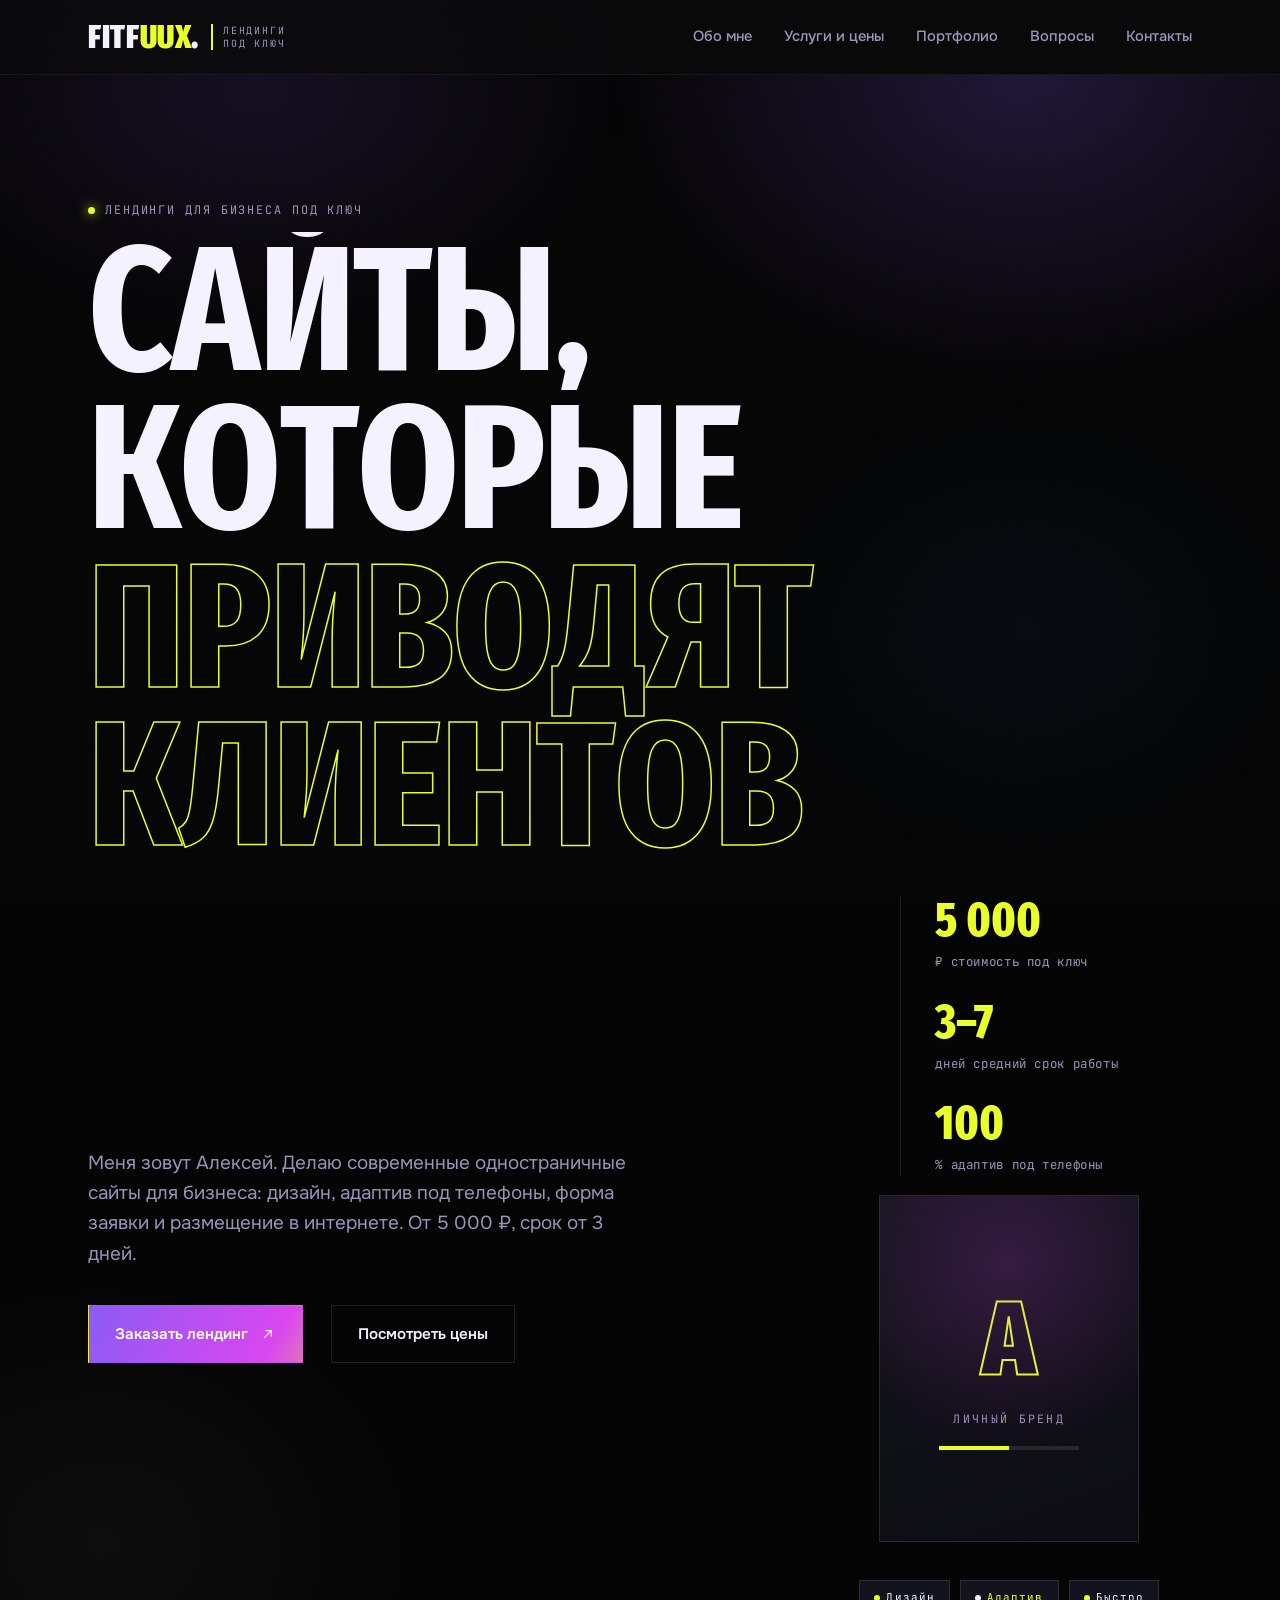
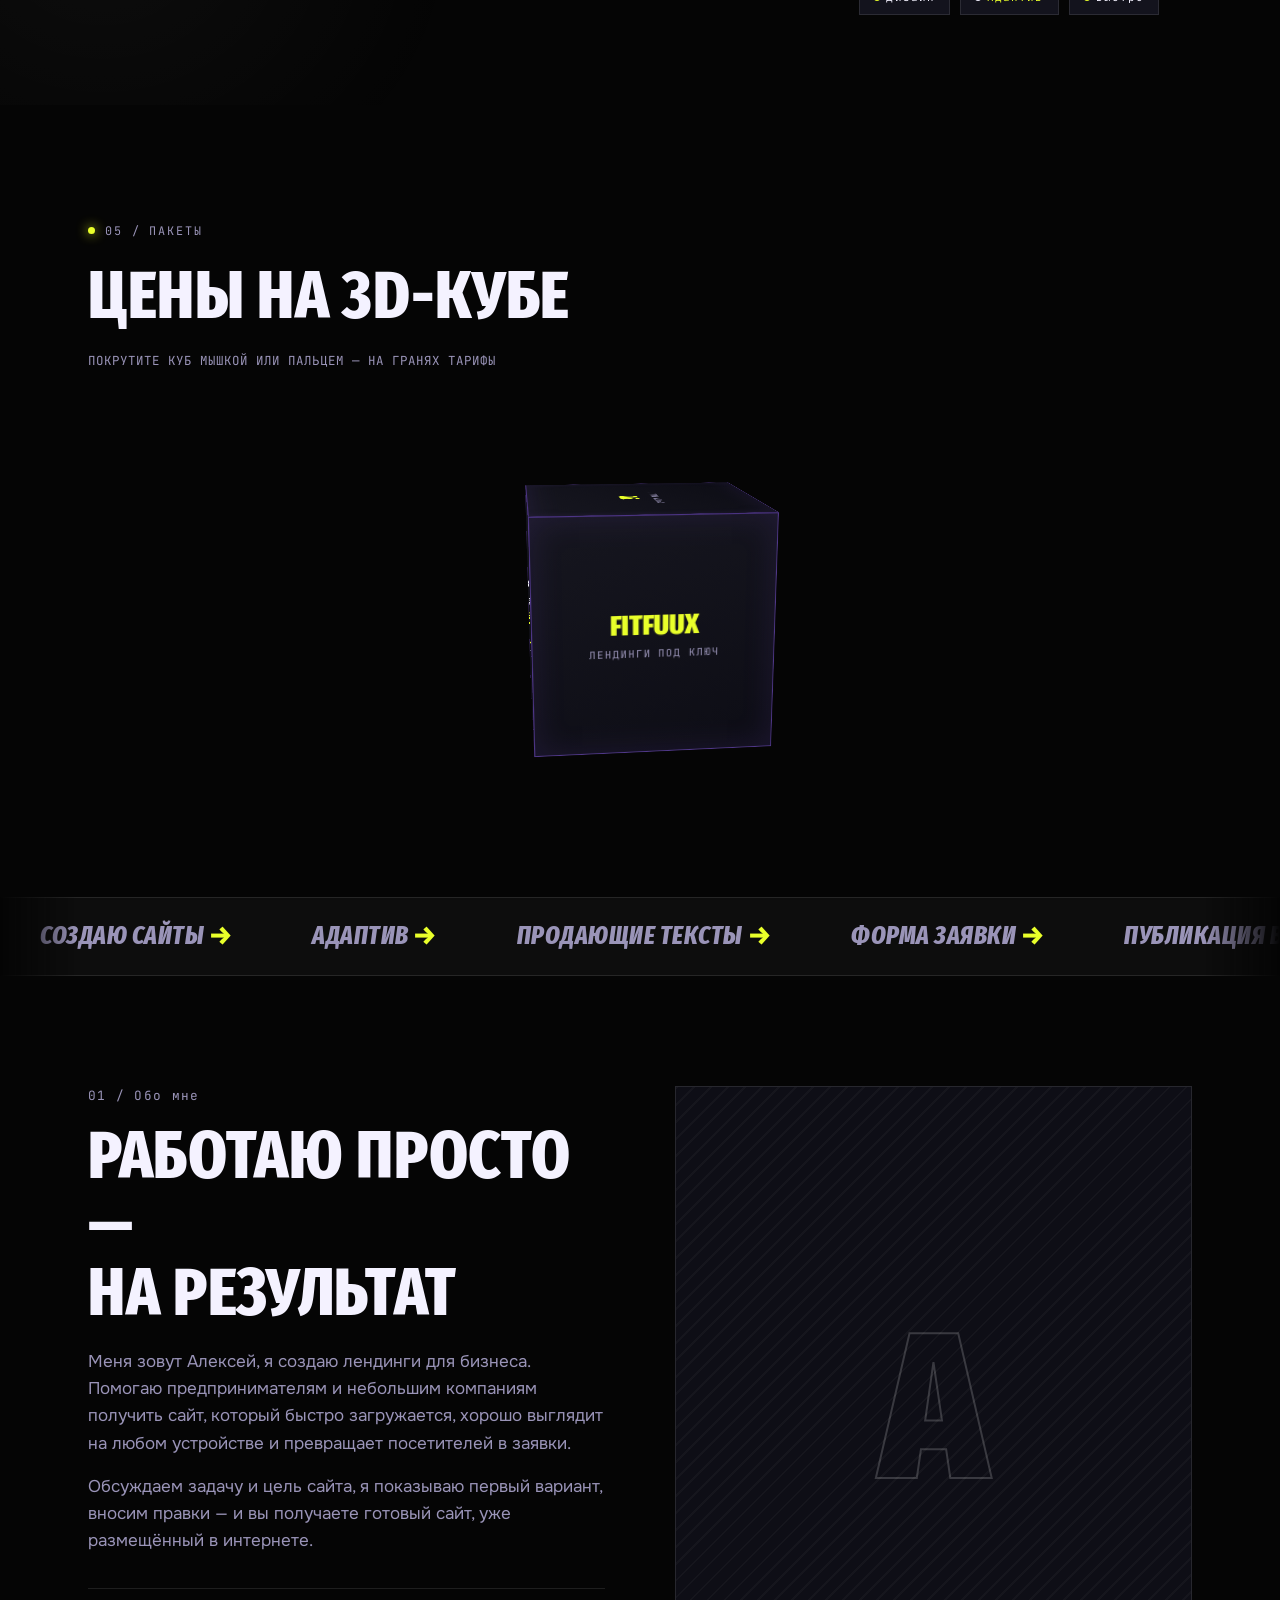
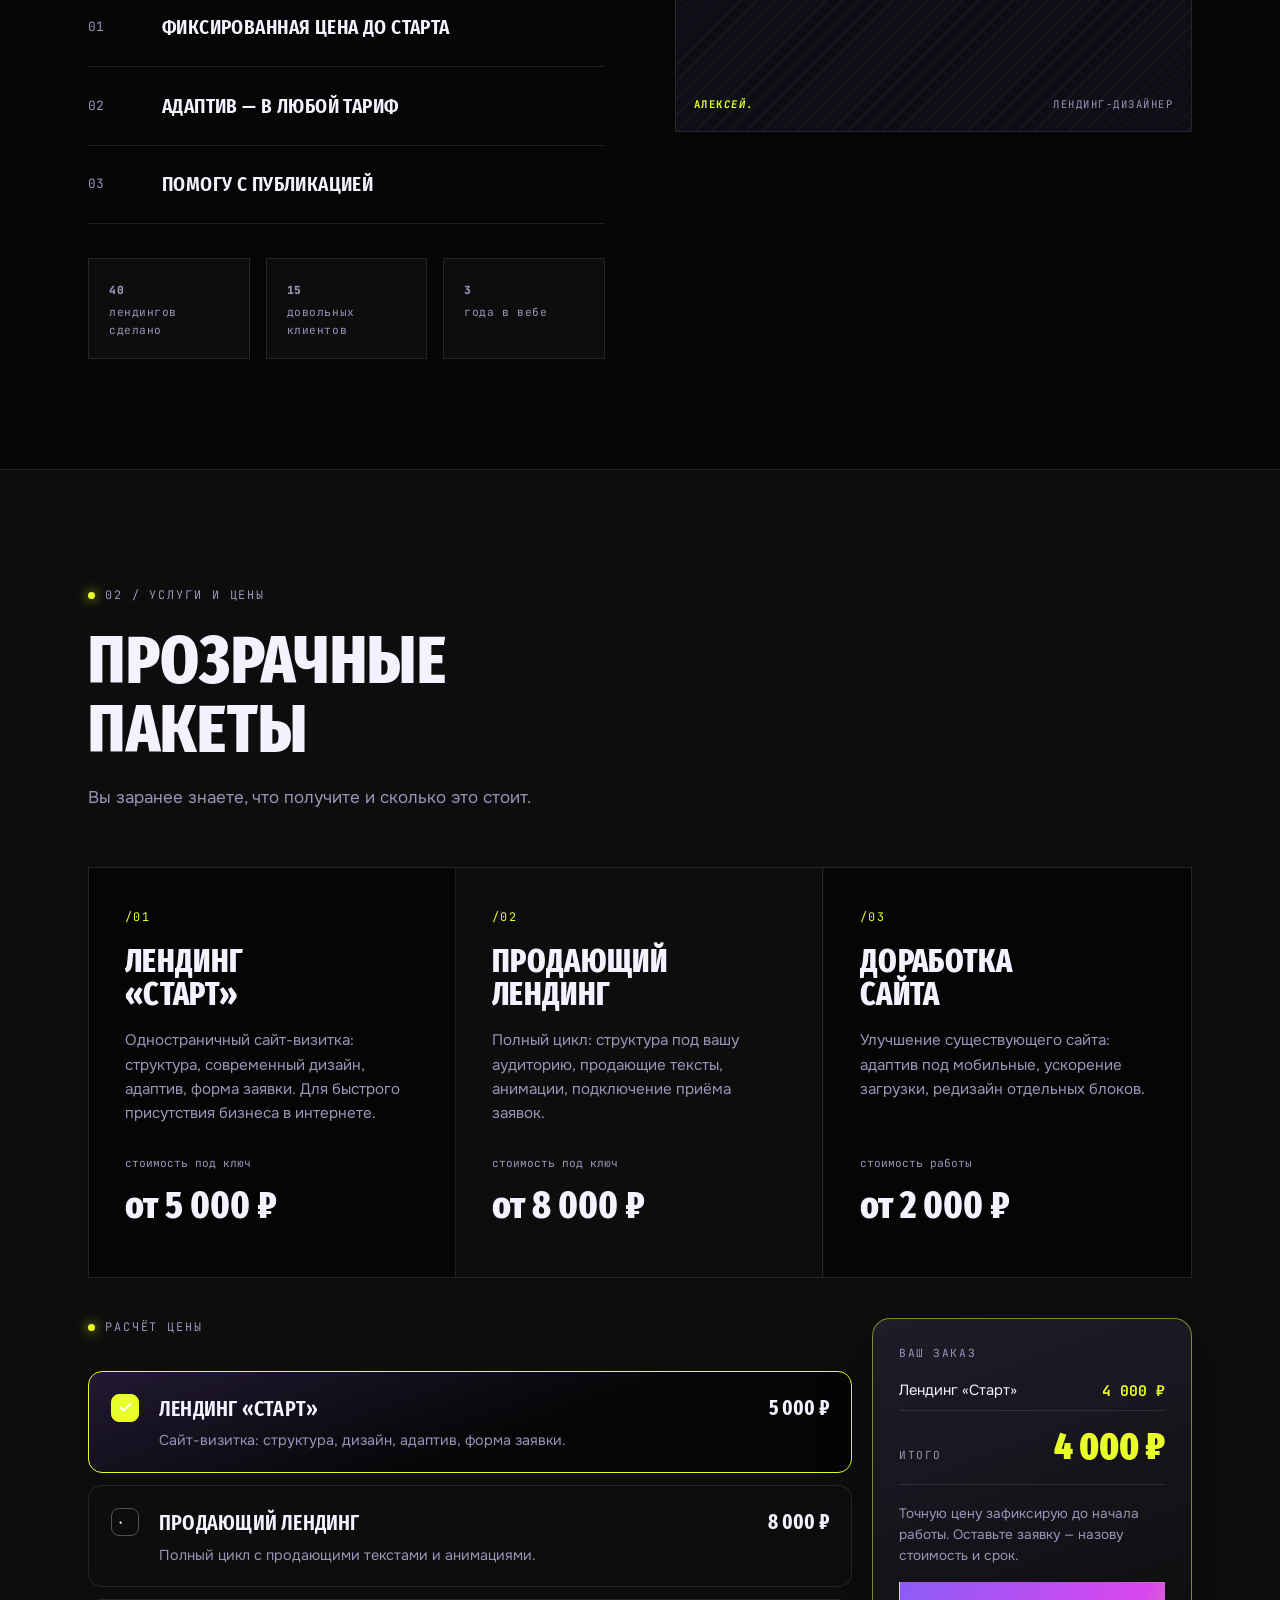
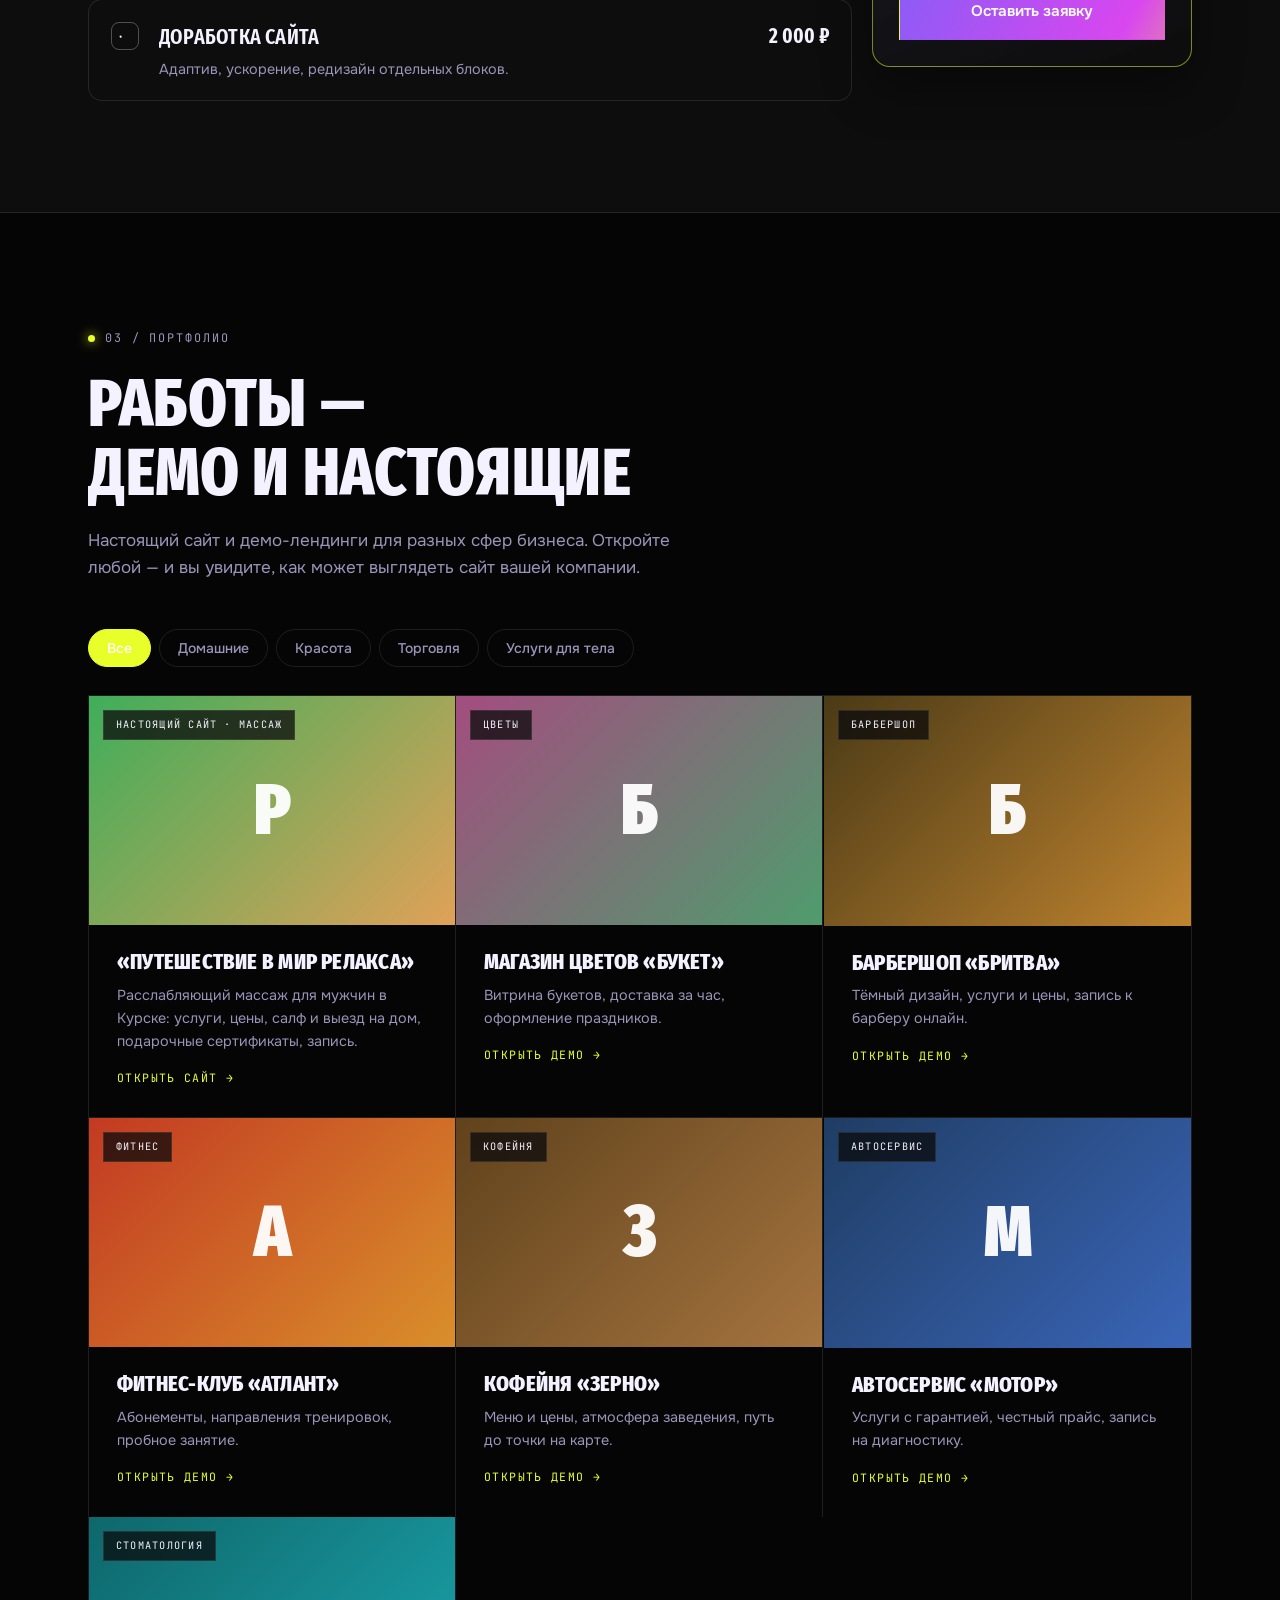
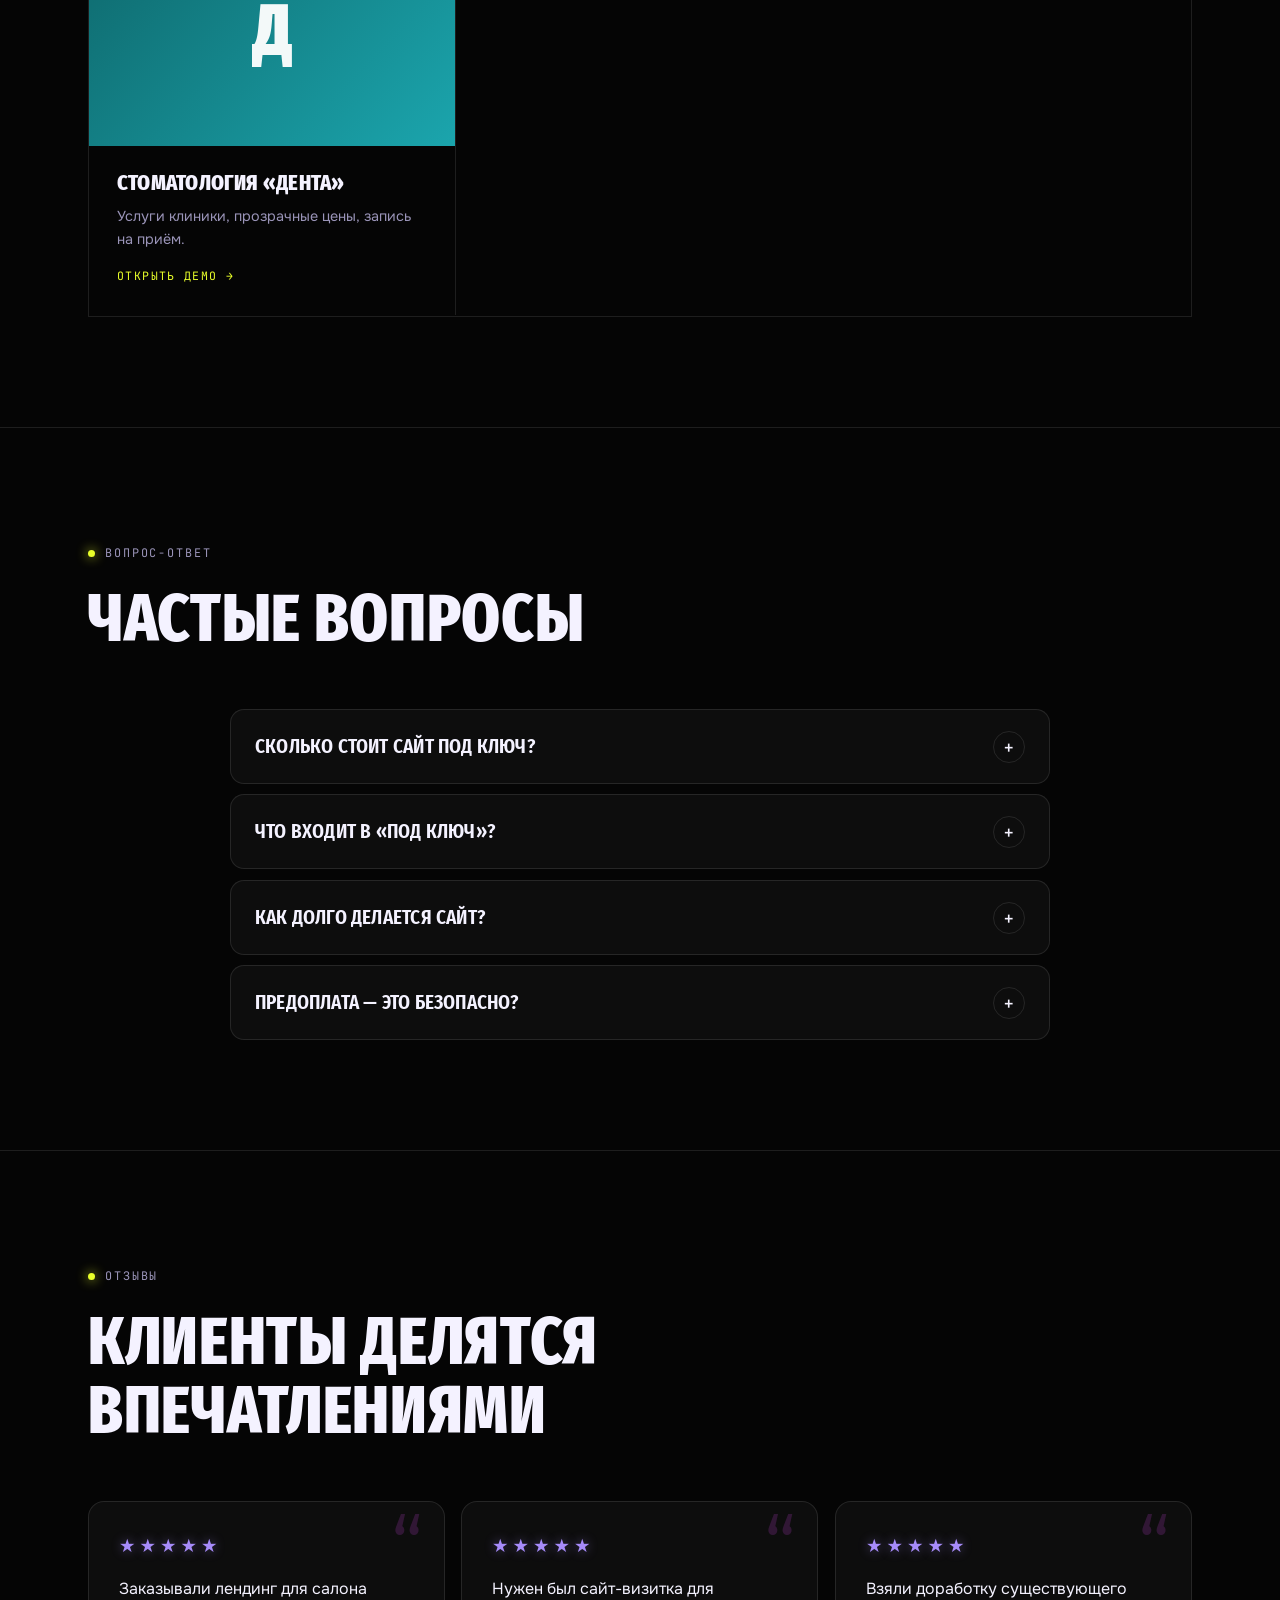
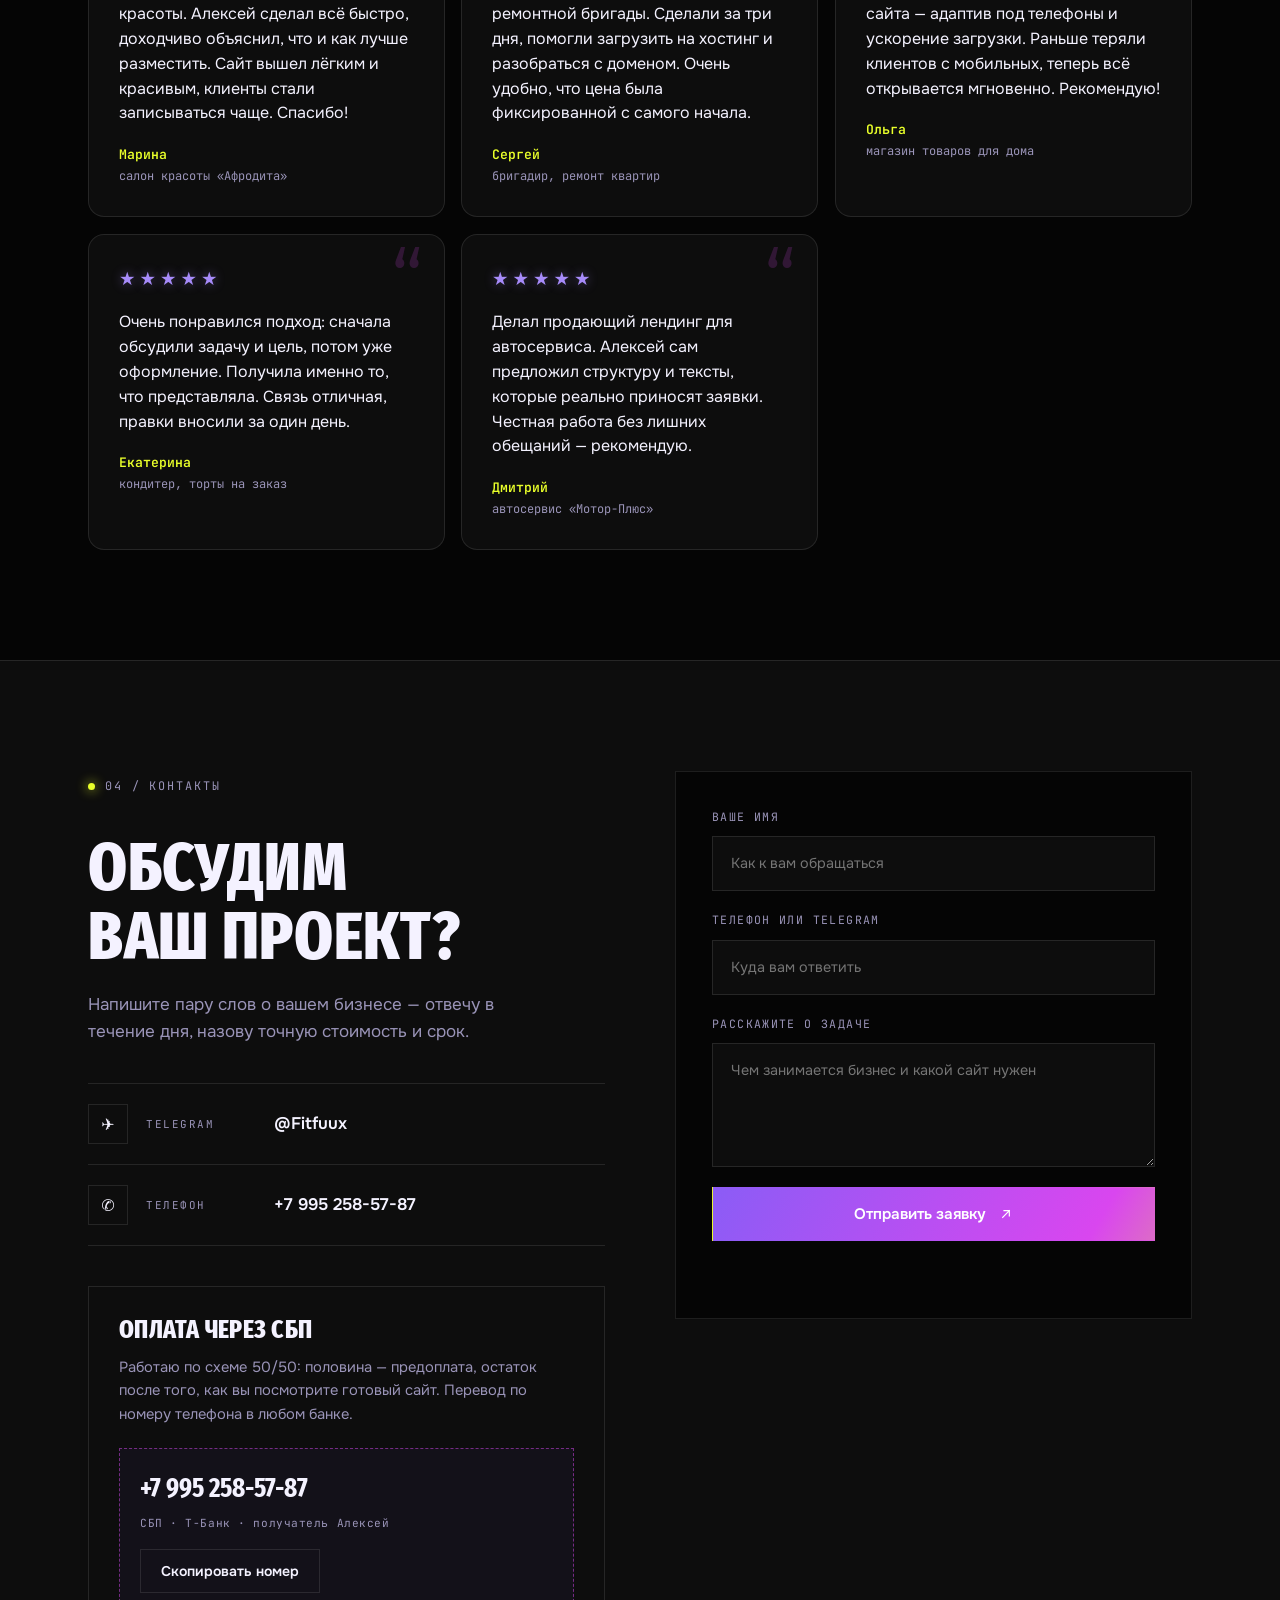
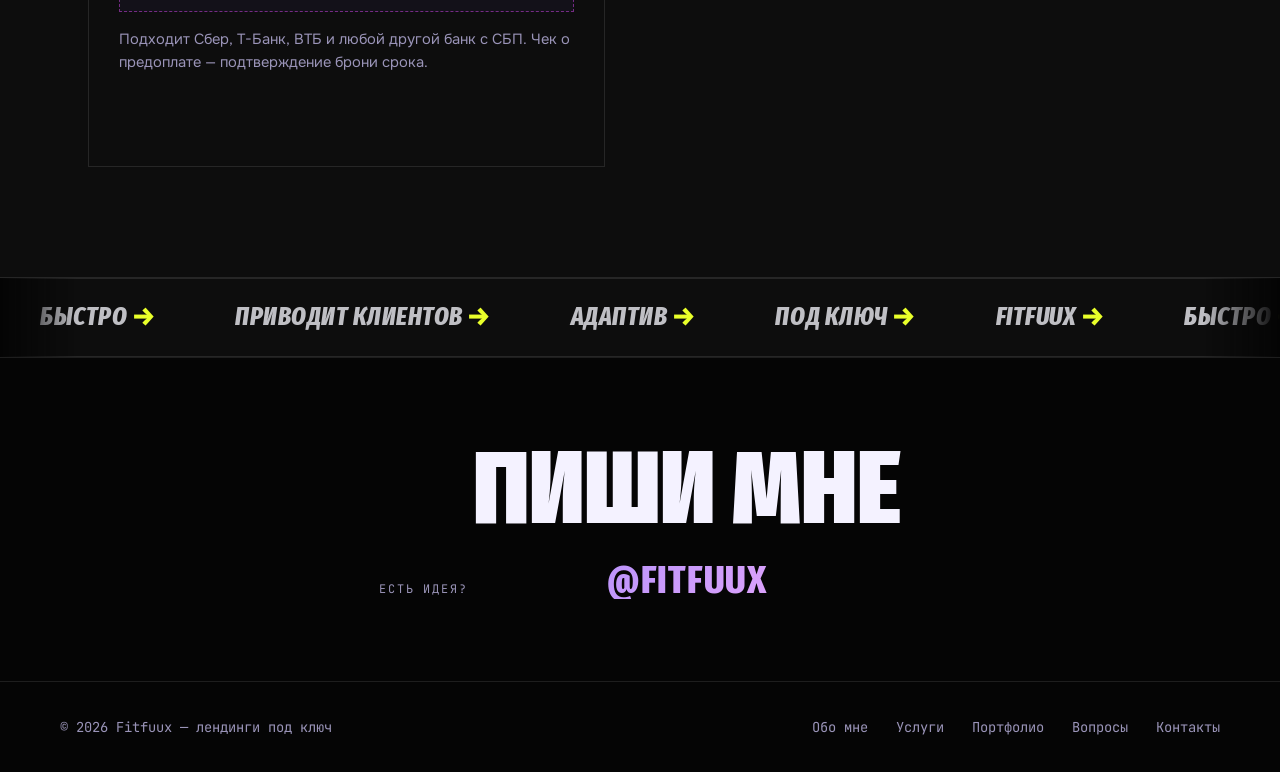
<file: index.html>
<!DOCTYPE html>
<html lang="ru">
<head>
  <meta charset="UTF-8">
  <meta name="viewport" content="width=device-width, initial-scale=1.0, viewport-fit=cover">
  <title>Алексей — создание лендингов для бизнеса под ключ</title>
  <meta name="description" content="Создам продающий лендинг для вашего бизнеса под ключ от 5 000 ₽: современный дизайн, адаптив под телефоны, форма заявки. Срок от 3 дней.">
  <meta name="theme-color" content="#07070c">
  <link rel="preconnect" href="https://fonts.googleapis.com">
  <link rel="preconnect" href="https://fonts.gstatic.com" crossorigin>
  <link rel="stylesheet" href="https://fonts.googleapis.com/css2?family=Fira+Sans+Extra+Condensed:ital,wght@0,500;0,600;0,700;0,800;0,900;1,700;1,800&family=JetBrains+Mono:wght@400;500;700&family=Onest:wght@400;500;600&display=swap">
  <style>
    :root {
      --bg: #050505;
      --bg-2: #0d0d0d;
      --surface: #12121c;
      --line: rgba(255,255,255,.1);
      --line-soft: rgba(255,255,255,.06);
      --text: #f4f2ff;
      --muted: #9a94b8;
      --acid: #e9ff2a;
      --acid-2: #e9ff2a;
      --acid-3: #d946ef;
      --acid-dim: rgba(233,255,42,.5);
      --grad: linear-gradient(120deg,#8b5cf6 0%,#d946ef 55%,#e9ff2a 100%);
      --grad-soft: linear-gradient(135deg,#a78bfa,#f0abfc);
      --cond: "Fira Sans Extra Condensed", "Arial Narrow", sans-serif;
      --mono: "JetBrains Mono", ui-monospace, monospace;
      --body: "Onest", system-ui, -apple-system, sans-serif;
      --container: 1160px;
      --ease: cubic-bezier(.22,1,.36,1);
    }
    * { margin:0; padding:0; box-sizing:border-box; }
    html { scroll-behavior:smooth; overflow-x:hidden; }
    body {
      background: var(--bg);
      color: var(--text);
      font-family: var(--body);
      font-size: 17px;
      line-height: 1.6;
      overflow-x:hidden;
      -webkit-font-smoothing: antialiased;
    }
    /* Зерно поверх всего */
    .grain {
      position: fixed; inset:0; z-index:60; pointer-events:none; opacity:.06; mix-blend-mode:overlay;
      background-image: url("data:image/svg+xml,%3Csvg xmlns='http://www.w3.org/2000/svg' width='200' height='200'%3E%3Cfilter id='n'%3E%3CfeTurbulence type='fractalNoise' baseFrequency='.9' numOctaves='2'/%3E%3C/filter%3E%3Crect width='100%25' height='100%25' filter='url(%23n)'/%3E%3C/svg%3E");
      background-size: 200px 200px;
    }
    .container { max-width:var(--container); margin:0 auto; padding:0 28px; }
    ::selection { background:var(--acid); color:#fff; }

    h1,h2,h3 { font-family:var(--cond); font-weight:800; line-height:1.02; text-transform:uppercase; letter-spacing:.01em; }
    .eyebrow {
      font-family:var(--mono); font-size:.74rem; letter-spacing:.16em; text-transform:uppercase;
      color:var(--muted); display:inline-flex; align-items:center; gap:10px; margin-bottom:22px;
    }
    .eyebrow .dot { width:7px; height:7px; border-radius:50%; background:var(--acid); box-shadow:0 0 12px var(--acid); animation:pulse 2s infinite; }
    @keyframes pulse { 0%,100%{opacity:1} 50%{opacity:.35} }

    .h-xl { font-size:clamp(2.4rem,6vw,4.2rem); margin-bottom:20px; }
    .section { padding:110px 0; position:relative; }
    .section__head { margin-bottom:56px; }
    .section__head--row { display:flex; align-items:flex-end; justify-content:space-between; gap:30px; flex-wrap:wrap; }

    /* Кнопки */
    .btn {
      display:inline-flex; align-items:center; gap:12px; padding:16px 26px;
      font-family:var(--body); font-weight:600; font-size:.95rem; text-decoration:none;
      border:1px solid transparent; cursor:pointer; transition:transform .2s var(--ease), background .2s ease, color .2s ease, border-color .2s ease;
      position:relative; overflow:hidden;
    }
    .btn .ico { width:16px; height:16px; flex-shrink:0; transition:transform .25s var(--ease); }
    .btn:hover .ico { transform:translateX(4px); }
    .btn--volt { background:var(--grad); color:#fff; background-size:160% auto; }
    .btn--volt:hover { transform:translateY(-2px); box-shadow:0 16px 42px rgba(139,92,246,.45); background-position:right center; }
    .btn--ghost { border-color:var(--line); color:var(--text); background:transparent; }
    .btn--ghost:hover { border-color:var(--acid); color:var(--acid); transform:translateY(-2px); }
    .btn--sm { padding:12px 20px; font-size:.88rem; }
    .btn::before {
      content:""; position:absolute; top:0; left:-100%; width:60%; height:100%;
      background:linear-gradient(100deg,transparent,rgba(255,255,255,.35),transparent);
      transform:skewX(-20deg); animation:sheen 4.5s infinite;
    }
    @keyframes sheen { 0%,60%{left:-100%} 100%{left:200%} }

    /* Хедер */
    .site-header { position:sticky; top:0; z-index:50; background:rgba(10,10,11,.82); backdrop-filter:blur(16px); border-bottom:1px solid var(--line-soft); }
    .hdr-inner { display:flex; align-items:center; justify-content:space-between; min-height:74px; gap:24px; }
    .logo { display:inline-flex; align-items:center; gap:12px; text-decoration:none; color:var(--text); line-height:1; }
    .logo .fit {
      font-family:var(--cond); font-weight:900; text-transform:uppercase;
      font-size:2rem; letter-spacing:.02em; color:var(--text); transition:letter-spacing .3s var(--ease);
    }
    .logo .fit .x { color:var(--acid); }
    .logo:hover .fit { letter-spacing:.06em; }
    .logo .tag { font-family:var(--mono); font-size:.62rem; color:var(--muted); letter-spacing:.18em; text-transform:uppercase; border-left:2px solid var(--acid); padding-left:10px; line-height:1.35; }
    .site-nav { display:flex; align-items:center; gap:32px; }
    .site-nav > a { color:var(--muted); text-decoration:none; font-size:.92rem; font-weight:500; position:relative; padding:6px 0; transition:color .2s ease; }
    .site-nav > a:hover { color:var(--text); }
    .site-nav > a::after { content:""; position:absolute; left:0; bottom:0; width:0; height:2px; background:var(--acid); transition:width .3s var(--ease); }
    .site-nav > a:hover::after { width:100%; }
    .site-nav > a.btn::after { display:none; }
    .burger {
      display:none; flex-direction:column; gap:6px; background:none; border:1px solid var(--line);
      padding:13px 12px; cursor:pointer; border-radius:4px;
    }
    .burger i { width:22px; height:2px; background:var(--text); transition:transform .25s var(--ease), opacity .2s ease; }
    .burger.is-open i:nth-child(1){ transform:translateY(8px) rotate(45deg); }
    .burger.is-open i:nth-child(2){ transform:translateY(0) rotate(-45deg); }

    /* Hero */
    .hero { position:relative; padding:120px 0 90px; overflow:hidden; }
    .hero::before {
      content:""; position:absolute; inset:0; pointer-events:none;
      background:
        radial-gradient(700px 520px at 80% 0%, rgba(139,92,246,.20), transparent 60%),
        radial-gradient(600px 500px at 8% 90%, rgba(255,255,255,.035), transparent 60%);
    }
    .hero-type { font-family:var(--cond); font-weight:900; line-height:.9; text-transform:uppercase; font-size:clamp(4.5rem,14vw,11rem); letter-spacing:-.01em; margin:-10px 0 6px; }
    .hero-type .t-line { display:block; overflow:hidden; }
    .hero-type .t-line > span { display:inline-block; animation:rise 1s var(--ease) both; }
    .hero-type .t-line > span b { display:inline-block; opacity:0; transform:translateY(110%); animation:charRise .7s var(--ease) forwards; }
    .hero-type .t-line > span b.w { white-space:nowrap; }
    @keyframes charRise { to { opacity:1; transform:none; } }
    .hero-type .t-line--2 { color:transparent; -webkit-text-stroke:1.5px var(--acid-2); background:linear-gradient(120deg,#a78bfa,#f0abfc); -webkit-background-clip:text; background-clip:text; -webkit-text-fill-color:transparent; margin-bottom:30px; }
    @keyframes rise { from { transform:translateY(110%); opacity:0 } to { transform:none; opacity:1 } }
    .hero-sr { position:absolute; width:1px; height:1px; overflow:hidden; clip:rect(0 0 0 0); clip-path:inset(50%); white-space:nowrap; }
    .hero-grid { display:grid; grid-template-columns:1.3fr .7fr; gap:60px; align-items:center; margin-top:28px; }
    .hero-lead { color:var(--muted); font-size:clamp(1rem,1.7vw,1.18rem); max-width:560px; margin-bottom:36px; }
    .hero-sides { display:flex; flex-wrap:wrap; gap:28px; }
    .hero-stats { display:grid; grid-template-columns:1fr; gap:26px; border-left:1px solid var(--line); padding-left:34px; }
    .hero-stat dt { font-family:var(--cond); font-size:clamp(2.2rem,4vw,3rem); font-weight:800; color:var(--acid); line-height:1; }
    .hero-stat dd { font-family:var(--mono); font-size:.78rem; color:var(--muted); letter-spacing:.05em; margin-top:8px; }
    .hero-visual { position:relative; display:flex; flex-wrap:wrap; align-items:center; justify-content:center; gap:20px; }
    .hero-panel {
      width:260px; aspect-ratio:3/4; border:1px solid var(--line); background:linear-gradient(160deg,#14141d,#0c0c12);
      display:flex; flex-direction:column; align-items:center; justify-content:center; gap:18px;
      position:relative; overflow:hidden;
    }
    .hero-panel::before { content:""; position:absolute; inset:0; background:radial-gradient(circle at 50% 20%, rgba(217,70,239,.18), transparent 60%); }
    .hero-panel .big { font-family:var(--cond); font-size:6.5rem; font-weight:900; color:transparent; -webkit-text-stroke:2px var(--acid); line-height:1; animation:sway 6s ease-in-out infinite; }
    @keyframes sway { 0%,100%{transform:rotate(-3deg)} 50%{transform:rotate(3deg)} }
    .hero-panel .bar { width:140px; height:4px; background:var(--line); position:relative; overflow:hidden; }
    .hero-panel .bar::after { content:""; position:absolute; inset:0; width:50%; background:var(--acid); animation:bar 2.6s ease-in-out infinite; transform-origin:left; }
    @keyframes bar { 0%,100%{transform:scaleX(.2); transform-origin:left} 50%{transform:scaleX(1); transform-origin:right} }
    .hero-panel .lbl { font-family:var(--mono); font-size:.72rem; letter-spacing:.2em; text-transform:uppercase; color:var(--muted); }
    .hc-corner { position:absolute; width:14px; height:14px; border:2px solid var(--acid); opacity:.7; }
    .hc-tl { top:-4px; left:-4px; border-right:none; border-bottom:none; }
    .hc-br { bottom:-4px; right:-4px; border-left:none; border-top:none; }
    .corner-tag {
      padding:8px 14px; background:#13131d; border:1px solid var(--line);
      font-family:var(--mono); font-size:.68rem; letter-spacing:.1em; color:var(--text);
      display:inline-flex; align-items:center; gap:6px; white-space:nowrap;
    }
    .corner-tag::before { content:""; width:6px; height:6px; border-radius:50%; background:var(--acid); flex-shrink:0; }
    .corner-tag.c2 { color:var(--acid); }
    .corner-tag.c2::before { background:var(--text); }
    .corner-tags { display:flex; flex-wrap:wrap; justify-content:center; gap:10px; margin-top:18px; }
    @keyframes floaty { 0%,100%{transform:translateY(0)} 50%{transform:translateY(-4px)} }
    .corner-tag { animation:floaty 5s ease-in-out infinite; }
    .corner-tag:nth-child(2) { animation-delay:.6s; color:var(--acid); }
    .corner-tag:nth-child(3) { animation-delay:1.2s; }

    /* Тикер */
    .ticker { border-top:1px solid var(--line); border-bottom:1px solid var(--line); background:var(--bg-2); overflow:hidden; }
    .ticker__track { display:flex; width:max-content; white-space:nowrap; animation:tick 28s linear infinite; padding:18px 0; }
    .ticker:hover .ticker__track { animation-play-state:paused; }
    .ticker__track span {
      font-family:var(--cond); font-style:italic; font-weight:800; text-transform:uppercase;
      font-size:1.6rem; color:var(--muted); margin:0 40px; letter-spacing:.02em;
    }
    .ticker__track b { color:var(--acid); font-weight:900; }
    @keyframes tick { to { transform:translateX(-50%); } }

    /* About — нумерованный список */
    .about-grid { display:grid; grid-template-columns:1fr 1fr; gap:70px; align-items:start; }
    .about-num { font-family:var(--mono); font-size:.8rem; color:var(--acid); letter-spacing:.1em; margin-bottom:18px; }
    .about-text > p { color:var(--muted); margin-bottom:16px; max-width:520px; }
    .about-list { list-style:none; border-top:1px solid var(--line); margin-top:34px; }
    .about-list li { display:grid; grid-template-columns:52px 1fr; gap:22px; padding:22px 0; border-bottom:1px solid var(--line); align-items:center; }
    .about-list .n { font-family:var(--mono); font-size:.8rem; color:var(--muted); }
    .about-list .t { font-family:var(--cond); font-size:1.3rem; font-weight:600; text-transform:uppercase; letter-spacing:.02em; }
    .about-list li:hover .t { color:var(--acid); }
    .about-list li { transition:padding-left .3s var(--ease), background .3s ease; }
    .about-list li:hover { padding-left:12px; background:linear-gradient(90deg,rgba(139,92,246,.10),transparent); }
    .about-stats { display:grid; grid-template-columns:repeat(3,1fr); gap:16px; margin-top:34px; }
    .astat { border:1px solid var(--line); padding:18px 20px; text-align:left; background:var(--bg-2); }
    .astat b { font-family:var(--cond); font-size:2.2rem; font-weight:800; color:var(--acid); display:block; line-height:1; }
    .astat span { font-family:var(--mono); font-size:.7rem; color:var(--muted); letter-spacing:.05em; display:block; margin-top:8px; }
    .about-photo {
      position:relative; aspect-ratio:4/5; border:1px solid var(--line); background:#0e0e16;
      display:flex; align-items:center; justify-content:center; overflow:hidden;
    }
    .about-photo::before { content:""; position:absolute; inset:0; background:repeating-linear-gradient(135deg, rgba(255,255,255,.03) 0 2px, transparent 2px 12px); }
    .about-photo .mono { font-family:var(--cond); font-size:13rem; font-weight:900; color:transparent; -webkit-text-stroke:2px rgba(255,255,255,.18); line-height:1; position:relative; }
    .about-photo .mono-over { position:absolute; font-family:var(--cond); font-size:13rem; font-weight:900; color:var(--acid); line-height:1; opacity:0; transform:translateY(20px); transition:opacity .4s ease, transform .4s var(--ease); mix-blend-mode:screen; }
    .about-photo:hover .mono-over { opacity:.9; transform:none; }
    .about-photo .cap { position:absolute; bottom:0; left:0; right:0; padding:18px; display:flex; justify-content:space-between; font-family:var(--mono); font-size:.66rem; letter-spacing:.14em; text-transform:uppercase; color:var(--muted); }
    .about-photo .cap b { color:var(--acid); }

    /* Cards — цены */
    .cards { display:grid; grid-template-columns:repeat(3,1fr); gap:0; border:1px solid var(--line); }
    .card { padding:40px 36px; border-right:1px solid var(--line); background:var(--bg); display:flex; flex-direction:column; gap:18px; position:relative; transition:background .3s ease; }
    .card:last-child { border-right:none; }
    .card:hover { background:var(--bg-2); }
    .card .c-num { font-family:var(--mono); font-size:.74rem; color:var(--acid); letter-spacing:.12em; }
    .card h3 { font-size:clamp(1.5rem,2.6vw,2rem); }
    .card p { color:var(--muted); font-size:.95rem; flex:1; }
    .card-price { font-family:var(--cond); font-size:2.4rem; font-weight:800; color:var(--text); margin-top:auto; padding-top:12px; }
    .card-price small { font-family:var(--mono); font-size:.7rem; color:var(--muted); font-weight:400; display:block; margin-bottom:2px; }
    .card::after { content:""; position:absolute; top:0; left:0; right:0; height:3px; background:var(--acid); transform:scaleX(0); transform-origin:left; transition:transform .4s var(--ease); }
    .card:hover::after { transform:scaleX(1); }

    /* Портфолио */
    .pf-grid { display:grid; grid-template-columns:repeat(3,1fr); gap:0; border:1px solid var(--line); }
    .pf-card { display:flex; flex-direction:column; text-decoration:none; color:var(--text); border-right:1px solid var(--line); border-bottom:1px solid var(--line); position:relative; overflow:hidden; }
    .pf-card:nth-child(3n){ border-right:none; }
    .pf-card:nth-child(n+4){ border-bottom:none; }
    .pf-card .pf-thumb {
      aspect-ratio:16/10; display:flex; align-items:center; justify-content:center; position:relative; overflow:hidden;
    }
    .pf-card .pf-thumb::before { content:""; position:absolute; inset:0; transition:transform .5s var(--ease); }
    .pf-card:hover .pf-thumb::before { transform:scale(1.08); }
    .pf-card .pf-mono { font-family:var(--cond); font-size:4.5rem; font-weight:900; color:rgba(255,255,255,.95); position:relative; z-index:1; transition:transform .45s var(--ease); }
    .pf-card:hover .pf-mono { transform:rotate(-6deg) scale(1.1); }
    .pf-card .pf-tag {
      position:absolute; top:14px; left:14px; z-index:2; background:rgba(10,10,11,.75); border:1px solid var(--line);
      padding:6px 12px; font-family:var(--mono); font-size:.64rem; letter-spacing:.12em; text-transform:uppercase; color:var(--text);
      backdrop-filter:blur(4px);
    }
    .pf-body { padding:26px 28px 30px; display:grid; gap:10px; }
    .pf-body h3 { font-size:1.4rem; }
    .pf-body p { color:var(--muted); font-size:.9rem; }
    .pf-link { font-family:var(--mono); font-size:.72rem; letter-spacing:.12em; text-transform:uppercase; color:var(--acid); display:inline-flex; align-items:center; gap:8px; margin-top:6px; }
    .pf-link .arr { display:inline-block; transition:transform .3s var(--ease); }
    .pf-card:hover .pf-link .arr { transform:translateX(6px); }
    .pf-thumb-florist::before { background:linear-gradient(135deg,#a34d7f,#4f9c6d); }
    .pf-thumb-barber::before { background:linear-gradient(135deg,#4a3a16,#c0842f); }
    .pf-thumb-fitness::before { background:linear-gradient(135deg,#c33a22,#d98f2b); }
    .pf-thumb-coffee::before { background:linear-gradient(135deg,#60421c,#a5743f); }
    .pf-thumb-auto::before { background:linear-gradient(135deg,#1f3d63,#3a65b8); }
    .pf-thumb-dent::before { background:linear-gradient(135deg,#0e676b,#1ba5ad); }
    .pf-thumb-relax::before { background:linear-gradient(135deg,#3fae5a,#e0a158); }

    /* Контакты */
    .contact-grid { display:grid; grid-template-columns:1fr 1fr; gap:70px; align-items:start; }
    .contact-info > p { color:var(--muted); max-width:430px; margin-bottom:38px; }
    .contact-list { list-style:none; display:grid; gap:0; border-top:1px solid var(--line); }
    .contact-item { display:flex; align-items:center; gap:18px; padding:20px 0; border-bottom:1px solid var(--line); }
    .contact-item .k { font-family:var(--mono); font-size:.68rem; letter-spacing:.14em; text-transform:uppercase; color:var(--muted); width:110px; flex-shrink:0; }
    .contact-item a { color:var(--text); text-decoration:none; font-size:1.05rem; font-weight:600; transition:color .2s ease; }
    .contact-item a:hover { color:var(--acid); }
    .contact-ico { width:40px; height:40px; border:1px solid var(--line); display:flex; align-items:center; justify-content:center; font-size:1rem; flex-shrink:0; }

    .pay-block { margin-top:40px; border:1px solid var(--line); background:var(--bg-2); padding:30px; position:relative; overflow:hidden; }
    .pay-block::before { content:""; position:absolute; top:-60%; right:-20%; width:300px; height:300px; background:radial-gradient(circle,rgba(139,92,246,.14),transparent 65%); }
    .pay-block h3 { font-size:1.6rem; margin-bottom:12px; position:relative; }
    .pay-block > p { color:var(--muted); font-size:.92rem; margin-bottom:22px; position:relative; }
    .pay-row { display:flex; align-items:center; justify-content:space-between; gap:16px; flex-wrap:wrap; padding:18px 20px; border:1px dashed rgba(217,70,239,.5); background:rgba(139,92,246,.05); position:relative; }
    .pay-number { font-family:var(--cond); font-size:1.7rem; font-weight:700; }
    .pay-bank { display:block; font-family:var(--mono); font-size:.7rem; color:var(--muted); margin-top:4px; letter-spacing:.05em; }
    .pay-note { color:var(--muted); font-size:.82rem; margin-top:16px; position:relative; }
    .pay-status { min-height:1.2em; font-family:var(--mono); font-size:.8rem; color:var(--acid); margin-top:12px; position:relative; }

    .contact-form { display:grid; gap:20px; border:1px solid var(--line); background:var(--bg); padding:36px; }
    .contact-form label { display:grid; gap:10px; font-size:.9rem; }
    .contact-form label > span { font-family:var(--mono); font-size:.72rem; letter-spacing:.12em; text-transform:uppercase; color:var(--muted); }
    .contact-form input, .contact-form textarea {
      background:var(--bg-2); border:1px solid var(--line); border-radius:0; padding:15px 18px;
      color:var(--text); font:inherit; transition:border-color .2s ease, box-shadow .2s ease;
    }
    .contact-form input:focus, .contact-form textarea:focus { outline:none; border-color:var(--acid); box-shadow:0 0 0 1px var(--acid); }
    .contact-form textarea { resize:vertical; min-height:110px; }
    .gotcha-hp { position:absolute; width:1px; height:1px; left:-9999px; opacity:0; }
    .form-status { min-height:1.4em; font-size:.9rem; }
    .form-status.is-success { color:var(--acid); }
    .form-status.is-error { color:#ff6b6b; }
    .contact-form .btn { justify-content:center; }

    /* Футер */
    .site-footer { border-top:1px solid var(--line); }
    .ftr-cta { padding:80px 0 60px; border-bottom:1px solid var(--line); text-align:center; }
    .ftr-cta .eyebrow { justify-content:center; }
    .ftr-cta .big {
      display:inline-block; font-family:var(--cond); font-weight:900; text-transform:uppercase;
      font-size:clamp(2.6rem,8vw,6.5rem); color:var(--text); text-decoration:none; line-height:1;
      transition:color .3s ease; position:relative;
    }
    .ftr-cta .big span { display:block; }
    .ftr-cta .big:hover { color:var(--acid); }
    .ftr-cta .big-sub { font-family:var(--cond); font-weight:800; font-size:clamp(1.4rem,4vw,2.4rem); letter-spacing:.02em; margin-top:20px; display:inline-flex; align-items:center; gap:12px; color:transparent; background:var(--grad-soft); -webkit-background-clip:text; background-clip:text; }
    .ftr-cta .big-sub:hover { filter:drop-shadow(0 0 22px var(--acid-dim)); }
    .footer-inner { display:flex; align-items:center; justify-content:space-between; flex-wrap:wrap; gap:14px; color:var(--muted); font-size:.86rem; font-family:var(--mono); padding:34px 0; }
    .footer-nav { display:flex; gap:28px; }
    .footer-nav a { color:var(--muted); text-decoration:none; transition:color .2s ease; }
    .footer-nav a:hover { color:var(--acid); }

    /* Reveal-анимации */
    .reveal { opacity:0; transform:translateY(26px); filter:blur(8px); transition:opacity .85s var(--ease), transform .85s var(--ease), filter .85s ease; will-change:opacity,transform,filter; }
    .reveal.in { opacity:1; transform:none; filter:blur(0); }
    [data-delay="1"] { transition-delay:.1s; }
    [data-delay="2"] { transition-delay:.2s; }
    [data-delay="3"] { transition-delay:.3s; }
    [data-delay="4"] { transition-delay:.4s; }
    .clipped { clip-path:inset(0 0 100% 0); transition:clip-path 1s var(--ease); }
    .clipped.in { clip-path:inset(0 0 0 0); }

    /* ===== WOW-эффекты ===== */
    /* Линия прогресса чтения */
    .read-progress { position:fixed; top:0; left:0; height:3px; width:0; background:var(--gradient,#8b5cf6); z-index:70; box-shadow:0 0 14px var(--acid-dim); }
    body:has(.read-progress) .read-progress { background:var(--acid); }

    /* Курсор-акцент (десктоп) */
    .cursor-dot {
      position:fixed; left:0; top:0; width:14px; height:14px; margin:-7px 0 0 -7px; border-radius:50%;
      background:var(--acid); pointer-events:none; z-index:80; mix-blend-mode:screen;
      box-shadow:0 0 16px var(--acid-dim); transform:translate(-100px,-100px);
      opacity:0; transition:opacity .3s ease, width .2s ease, height .2s ease, margin .2s ease;
      will-change:transform;
    }
    .cursor-dot.on { opacity:.85; }
    .cursor-dot.grow { width:34px; height:34px; margin:-17px 0 0 -17px; opacity:.5; }

    /* Магнитные кнопки */
    .btn-magnet { will-change:transform; transition:transform .25s var(--ease); }
    .btn-magnet:hover { transform:translate(var(--mx,0),var(--my,0)); }

    /* Параллакс-свечение на всём body */
    .glow-field { position:fixed; inset:0; z-index:-1; pointer-events:none;
      background:
        radial-gradient(620px 420px at var(--gx,20%) var(--gy,10%), rgba(139,92,246,.12), transparent 60%),
        radial-gradient(500px 400px at var(--gx2,80%) var(--gy2,70%), rgba(47,125,246,.05), transparent 60%);
      transition:background-position .3s ease;
    }

    /* Раздельный заголовок */
    .split-h .split-line { display:block; overflow:hidden; }
    .split-h .split-line > span { display:inline-block; transform:translateY(110%); opacity:0; filter:blur(6px); transition:transform .9s var(--ease), opacity .6s ease, filter .9s ease; }
    .split-h.in .split-line > span { transform:none; opacity:1; filter:blur(0); }

    /* Блик, бегущий за курсором на карточках */
    .card-glare { position:absolute; inset:0; overflow:hidden; pointer-events:none; border-radius:inherit; }
    .card-glare::before {
      content:""; position:absolute; width:220px; height:220px; border-radius:50%;
      background:radial-gradient(circle, rgba(217,70,239,.16), transparent 70%);
      transform:translate(var(--gxp,40%),var(--gyp,40%)); opacity:0; transition:opacity .3s ease;
    }
    .card-glare:hover::before { opacity:1; }
    /* содержимое карточки — поверх блика, без просвечивания по краям шрифта */
    .card-glare { z-index:0; }
    .card > :not(.card-glare), .card-price, .card h3 { position:relative; z-index:1; }

    /* Блик на карточках портфолио + tilt */
    .tilt { transform-style:preserve-3d; transition:transform .18s ease; will-change:transform; }
    .tilt .tilt-e { transform:translateZ(14px); }

    /* Вторая бегущая строка перед футером */
    .ticker--volt .ticker__track span { color:#bfbfc4; }
    .ticker--volt .ticker__track b { color:var(--acid); }

    /* Загрузочный экран */
    .loader {
      position:fixed; inset:0; z-index:100; background:var(--bg);
      display:flex; align-items:center; justify-content:center;
      transition:opacity .6s ease, visibility .6s ease;
    }
    .loader.done { opacity:0; visibility:hidden; }
    .loader__inner { text-align:center; display:grid; justify-items:center; gap:18px; }
    .loader__brand { font-family:var(--cond); font-weight:900; font-size:clamp(2.4rem,7vw,4rem); text-transform:uppercase; color:var(--text); letter-spacing:.02em; }
    .loader__brand span { color:var(--acid); }
    .loader__pct { font-family:var(--cond); font-size:clamp(4rem,12vw,7rem); font-weight:900; color:var(--acid); line-height:1; }
    .loader__bar { width:240px; height:4px; background:var(--line); position:relative; overflow:hidden; border-radius:4px; }
    .loader__bar i { position:absolute; inset:0; width:0; background:var(--acid); box-shadow:0 0 16px var(--acid-dim); transition:width .12s linear; }
    .loader__tag { font-family:var(--mono); font-size:.72rem; letter-spacing:.2em; text-transform:uppercase; color:var(--muted); }
    body.loading { overflow:hidden; }

    .hero-particles { position:absolute; inset:0; overflow:hidden; pointer-events:none; z-index:0; }
    .hero-particles .pt { position:absolute; bottom:-10px; border-radius:50%; background:var(--acid); opacity:0; animation:ptRise linear infinite; }
    @keyframes ptRise { 0% { transform:translate(0,0); opacity:0; } 10% { opacity:.6; } 90% { opacity:.35; } 100% { transform:translate(var(--ptdx,0), calc(-1 * var(--vh,100vh))); opacity:0; } }

    /* Аккордеон FAQ */
    .qas { max-width:820px; margin:0 auto; display:grid; gap:10px; }
    .qa { background:var(--bg-2); border:1px solid var(--line); border-radius:14px; padding:0 24px; transition:border-color .3s; }
    .qa[open] { border-color:var(--acid-dim); }
    .qa summary { list-style:none; cursor:pointer; padding:20px 0; font-family:var(--cond); font-size:1.3rem; font-weight:600; text-transform:uppercase; color:var(--text); letter-spacing:.01em; display:flex; justify-content:space-between; gap:16px; align-items:center; }
    .qa summary::-webkit-details-marker { display:none; }
    .qa summary::after { content:"+"; flex:none; width:30px; height:30px; border-radius:50%; border:1px solid var(--line); display:grid; place-items:center; font-weight:400; color:var(--text); transition:transform .3s var(--ease), background .3s, color .3s; font-family:var(--body); }
    .qa[open] summary::after { transform:rotate(45deg); background:var(--acid); color:#fff; border-color:var(--acid); }
    .qa p { margin:0 0 22px; font-size:.98rem; color:var(--muted); line-height:1.6; max-width:70ch; }

    /* Калькулятор */
    .filter { display:flex; flex-wrap:wrap; gap:8px; margin:-8px 0 28px; }
    .filter button { font:500 14px var(--body); color:var(--muted); background:transparent; border:1px solid var(--line); border-radius:999px; padding:9px 18px; cursor:pointer; transition:background .25s, color .25s, border-color .25s, transform .2s var(--ease); }
    .filter button:hover { border-color:var(--acid-dim); color:var(--text); transform:translateY(-1px); }
    .filter button.on { background:var(--acid); color:#fff; border-color:var(--acid); }
    .pf-card.off { display:none; }
    .pf-card.pop { animation:pfpop .5s var(--ease) both; }
    @keyframes pfpop { from { opacity:0; transform:translateY(18px) scale(.97); } to { opacity:1; transform:none; } }
    .pf-grid .pf-card[data-cat] { transition:opacity .3s var(--ease), transform .3s var(--ease); }

    /* Калькулятор */
    .calc { display:grid; grid-template-columns:minmax(0,1fr) 320px; gap:20px; align-items:start; margin-top:40px; }
    .calc-opts { display:grid; gap:12px; }
    .opt { display:grid; grid-template-columns:30px 1fr auto; gap:4px 18px; align-items:start; text-align:left; width:100%; padding:20px 22px; background:var(--bg-2); border:1px solid var(--line); border-radius:14px; cursor:pointer; color:var(--text); transition:border-color .3s, background .3s, transform .3s var(--ease); position:relative; overflow:hidden; }
    .opt:hover { transform:translateY(-2px); border-color:var(--acid-dim); }
    .opt .box { grid-row:1/3; width:28px; height:28px; border-radius:8px; border:1.5px solid rgba(255,255,255,.28); display:grid; place-items:center; transition:background .25s, border-color .25s; margin-top:2px; }
    .opt .box svg { width:15px; height:15px; stroke:#fff; stroke-width:3; fill:none; stroke-linecap:round; stroke-linejoin:round; stroke-dasharray:22; stroke-dashoffset:22; transition:stroke-dashoffset .35s var(--ease); }
    .opt .nm { grid-column:2; font-family:var(--cond); font-size:1.35rem; font-weight:600; text-transform:uppercase; color:var(--text); letter-spacing:.01em; }
    .opt .pr { grid-row:1/3; grid-column:3; text-align:right; font-family:var(--cond); font-weight:700; font-size:1.3rem; color:var(--text); white-space:nowrap; }
    .opt .ds { grid-column:2; font-size:.9rem; color:var(--muted); line-height:1.5; }
    .opt[aria-checked="true"] { border-color:var(--acid); background:linear-gradient(160deg, rgba(139,92,246,.16), var(--bg) 60%); }
    .opt[aria-checked="true"] .box { background:var(--acid); border-color:var(--acid); }
    .opt[aria-checked="true"] .box svg { stroke-dashoffset:0; }
    .calc-total { position:sticky; top:90px; padding:26px; border-radius:18px; background:linear-gradient(160deg,rgba(167,139,250,.12),var(--bg-2)); border:1px solid var(--acid-dim); box-shadow:0 20px 50px rgba(0,0,0,.4); }
    .calc-total .lb { font-family:var(--mono); font-size:.7rem; letter-spacing:.14em; text-transform:uppercase; color:var(--muted); }
    .calc-total .rows { margin:16px 0 8px; display:grid; gap:6px; font-size:.92rem; color:var(--text); }
    .calc-total .row { display:flex; justify-content:space-between; gap:10px; }
    .calc-total .row b { font-family:var(--mono); color:var(--acid); }
    .sum-row { display:flex; justify-content:space-between; align-items:baseline; border-top:1px solid var(--line); padding-top:16px; margin-top:8px; }
    .calc-total .sum { font-family:var(--cond); font-weight:900; font-size:clamp(2rem,3vw,2.6rem); color:var(--acid); line-height:1; }
    .calc-total hr { border:0; border-top:1px solid var(--line); margin:18px 0; }
    .calc-total .nt { font-size:.85rem; color:var(--muted); line-height:1.55; }
    .calc-total .btn { margin-top:16px; width:100%; justify-content:center; }
    .calc-total .btn-empty { color:var(--muted); font-size:.8rem; }
    @media (max-width:900px){ .calc { grid-template-columns:1fr; } .calc-total { position:static; } }

    /* Маска-градиент на тикере */
    .ticker { -webkit-mask-image:linear-gradient(90deg, transparent, #000 6%, #000 94%, transparent); mask-image:linear-gradient(90deg, transparent, #000 6%, #000 94%, transparent); }

    /* Отзывы */
    .reviews { display:grid; grid-template-columns:repeat(auto-fit, minmax(300px,1fr)); gap:16px; }
    .review { padding:30px; background:var(--bg-2); border:1px solid var(--line); border-radius:16px; position:relative; overflow:hidden; transition:border-color .3s, transform .3s var(--ease); }
    .review:hover { border-color:var(--acid-dim); transform:translateY(-3px); }
    .review::before { content:"“"; position:absolute; top:6px; right:22px; font-family:var(--cond); font-size:5rem; line-height:1; color:rgba(217,70,239,.18); }
    .review .stars { color:#a78bfa; font-size:1.15rem; letter-spacing:4px; margin-bottom:16px; text-shadow:0 0 12px rgba(167,139,250,.45); }
    .review p { margin:0 0 18px; color:var(--text); font-size:1rem; line-height:1.55; }
    .review .who { font-family:var(--mono); font-size:.82rem; color:var(--acid); font-weight:600; }
    .review .who span { display:block; color:var(--muted); font-weight:400; font-size:.75rem; margin-top:2px; }

    /* Адаптив */
    @media (max-width: 960px) {
      .burger { display:none; }
      .hdr-inner { flex-wrap:wrap; gap:10px; min-height:auto; padding:12px 0; }
      .site-nav {
        display:flex; flex:1 1 100%; flex-direction:row; flex-wrap:wrap; align-items:center; justify-content:flex-end;
        gap:8px 18px; position:static; order:2; background:none; border:none; padding:10px 0 0; opacity:1; transform:none; pointer-events:auto;
      }
      .site-nav > a { padding:6px 0; border-bottom:none; font-size:.88rem; white-space:nowrap; }
      .hero-grid { grid-template-columns:1fr; gap:50px; }
      .hero-visual { order:-1; }
      .hero-stats { grid-template-columns:repeat(3,1fr); gap:20px; border-left:none; border-top:1px solid var(--line); border-bottom:1px solid var(--line); padding:26px 0; }
      .about-grid, .contact-grid { grid-template-columns:1fr; gap:50px; }
      .cards, .pf-grid { grid-template-columns:1fr; }
      .card { border-right:none; border-bottom:1px solid var(--line); }
      .card:last-child { border-bottom:none; }
      .pf-card { border-right:none; }
      .pf-card:nth-child(n){ border-bottom:1px solid var(--line); }
      .pf-card:last-child { border-bottom:none; }
      .section { padding:80px 0; }
      .hero { padding:70px 0 70px; }
      .corner-tag { position:static; }
      .hero-visual { flex-direction:column; gap:14px; }
      .hero-panel { width:200px; }
    }
    @media (prefers-reduced-motion: reduce) {
      html { scroll-behavior:auto; }
      *, *::before, *::after { animation:none !important; transition-duration:.01ms !important; }
      .reveal, .clipped { opacity:1; transform:none; filter:none; clip-path:inset(0 0 0 0); }
      .split-h .split-line > span { transform:none; opacity:1; filter:none; }
    }
  </style>
</head>
<body>
  <div class="grain" aria-hidden="true"></div>
  <div class="glow-field" aria-hidden="true"></div>
  <div class="read-progress" id="readProgress" aria-hidden="true"></div>
  <div class="cursor-dot" id="cursorDot" aria-hidden="true"></div>

  <div class="loader" id="loader" aria-hidden="true">
    <div class="loader__inner">
      <div class="loader__brand">Fitfuux<span>.</span></div>
      <div class="loader__pct"><span id="loaderPct">0</span>%</div>
      <div class="loader__bar"><i id="loaderBar"></i></div>
      <div class="loader__tag">лендинги под ключ</div>
    </div>
  </div>

  <header class="site-header">
    <div class="container hdr-inner">
      <a class="logo" href="#top">
        <span class="fit">Fitf<span class="x">uux</span>.</span>
        <span class="tag">Лендинги<br>под ключ</span>
      </a>
      <button class="burger" type="button" aria-label="Открыть меню" aria-expanded="false">
        <i></i><i></i>
      </button>
      <nav class="site-nav">
        <a href="#about">Обо мне</a>
        <a href="#services">Услуги и цены</a>
        <a href="#portfolio">Портфолио</a>
        <a href="#faq">Вопросы</a>
        <a href="#contact">Контакты</a>
      </nav>
    </div>
  </header>

  <main id="top">
    <section class="hero">
      <div class="hero-particles" id="heroParticles" aria-hidden="true"></div>
      <div class="container">
        <p class="eyebrow"><span class="dot"></span>Лендинги для бизнеса под ключ</p>
        <div class="hero-type">
          <span class="t-line"><span style="animation-delay:.05s">Сайты,</span></span>
          <span class="t-line"><span style="animation-delay:.15s">которые</span></span>
          <span class="t-line t-line--2"><span style="animation-delay:.25s">приводят клиентов</span></span>
        </div>
        <h1 class="hero-sr">Алексей — создание лендингов для бизнеса под ключ</h1>

        <div class="hero-grid">
          <div class="hero-text">
            <p class="hero-lead">Меня зовут Алексей. Делаю современные одностраничные сайты для бизнеса: дизайн, адаптив под телефоны, форма заявки и размещение в интернете. От 5 000 ₽, срок от 3 дней.</p>
            <div class="hero-sides">
              <a class="btn btn--volt btn-magnet" href="#contact">Заказать лендинг <svg class="ico" viewBox="0 0 24 24" aria-hidden="true"><path d="M7 17 17 7M9 7h8v8" fill="none" stroke="currentColor" stroke-width="1.8" stroke-linecap="square"/></svg></a>
              <a class="btn btn--ghost" href="#services">Посмотреть цены</a>
            </div>
          </div>
          <div class="hero-visual">
            <dl class="hero-stats">
              <div class="hero-stat"><dt data-count="5000">5 000</dt><dd>₽ стоимость под ключ</dd></div>
              <div class="hero-stat"><dt>3–7</dt><dd>дней средний срок работы</dd></div>
              <div class="hero-stat"><dt data-count="100">100</dt><dd>% адаптив под телефоны</dd></div>
            </dl>
            <div class="hero-panel">
              <span class="hc-corner hc-tl"></span><span class="hc-corner hc-br"></span>
              <div class="big">А</div>
              <div class="lbl">личный бренд</div>
              <div class="bar"></div>
            </div>
            <div class="corner-tags">
              <span class="corner-tag c1">Дизайн</span>
              <span class="corner-tag c2">Адаптив</span>
              <span class="corner-tag c3">Быстро</span>
            </div>
          </div>
        </div>
      </div>
    </section>
<section class="section cube-section" id="cube">
  <div class="container">
    <div class="section__head">
      <p class="eyebrow"><span class="dot"></span>05 / Пакеты</p>
      <h2 class="h-xl">Цены на 3D-кубе</h2>
      <p class="cube-hint">Покрутите куб мышкой или пальцем — на гранях тарифы</p>
    </div>
    <div class="cube-stage" id="cubeStage">
      <div class="cube3d" id="theCube">
        <div class="cface cf-front">
          <span class="cf-num">/01</span>
          <span class="cf-name">Лендинг Старт</span>
          <span class="cf-price">5 000</span>
          <span class="cf-cur">руб · под ключ</span>
        </div>
        <div class="cface cf-back">
          <span class="cf-num">/03</span>
          <span class="cf-name">Доработка сайта</span>
          <span class="cf-price">2 000</span>
          <span class="cf-cur">руб · работа</span>
        </div>
        <div class="cface cf-right">
          <span class="cf-num">/02</span>
          <span class="cf-name">Продающий лендинг</span>
          <span class="cf-price">8 000</span>
          <span class="cf-cur">руб · под ключ</span>
        </div>
        <div class="cface cf-left">
          <span class="cf-big">FITFUUX</span>
          <span class="cf-mid">лендинги под ключ</span>
        </div>
        <div class="cface cf-top">
          <span class="cf-big">3D</span>
          <span class="cf-mid">крути мышкой</span>
        </div>
        <div class="cface cf-bottom">
          <span class="cf-big">©2026</span>
          <span class="cf-mid">все тарифы</span>
        </div>
      </div>
    </div>
  </div>
</section>

<style>
  .cube-section{overflow:hidden}
  .cube-hint{color:var(--muted);font-family:var(--mono);font-size:.78rem;letter-spacing:.08em;text-transform:uppercase}
  .cube-stage{perspective:1000px;min-height:360px;display:flex;align-items:center;justify-content:center;touch-action:none;cursor:grab;position:relative;user-select:none;overflow:hidden}
  .cube-stage:active{cursor:grabbing}
  .cube3d{position:relative;width:220px;height:220px;transform-style:preserve-3d;transform:rotateX(-14deg) rotateY(24deg);transition:transform .5s var(--ease)}
  .cube3d.no-anim{transition:none}
  .cface{position:absolute;inset:0;display:flex;flex-direction:column;align-items:center;justify-content:center;gap:6px;background:linear-gradient(160deg,#16161f,#0d0d15);border:1px solid rgba(139,92,246,.5);box-shadow:0 0 30px rgba(139,92,246,.12) inset;backface-visibility:hidden;padding:14px;text-align:center}
  .cf-front{transform:translateZ(110px)}
  .cf-back{transform:rotateY(180deg) translateZ(110px)}
  .cf-right{transform:rotateY(90deg) translateZ(110px)}
  .cf-left{transform:rotateY(-90deg) translateZ(110px)}
  .cf-top{transform:rotateX(90deg) translateZ(110px)}
  .cf-bottom{transform:rotateX(-90deg) translateZ(110px)}
  .cf-num{font-family:var(--mono);font-size:.7rem;letter-spacing:.15em;color:var(--acid)}
  .cf-name{font-family:var(--cond);font-size:1.1rem;font-weight:700;text-transform:uppercase;line-height:1.05}
  .cf-price{font-family:var(--cond);font-size:2.2rem;font-weight:900;color:var(--acid);line-height:1}
  .cf-cur{font-family:var(--mono);font-size:.62rem;letter-spacing:.08em;color:var(--muted);text-transform:uppercase}
  .cf-big{font-family:var(--cond);font-size:1.6rem;font-weight:900;color:var(--acid);text-transform:uppercase;line-height:1}
  .cf-mid{font-family:var(--mono);font-size:.6rem;letter-spacing:.1em;color:var(--muted);text-transform:uppercase}
</style>

<script>
(function(){
  var cube=document.getElementById("theCube");if(!cube)return;
  var stage=document.getElementById("cubeStage");
  var ry=24,rx=-14,auto=true,t=0;
  var rm=window.matchMedia("(prefers-reduced-motion: reduce)").matches;
  function apply(){cube.style.transform="rotateX("+rx+"deg) rotateY("+ry+"deg)"}
  function pos(e){var r=stage.getBoundingClientRect();var cx=e.clientX||0,cy=e.clientY||0;return {x:cx-r.left-r.width/2,y:cy-r.top-r.height/2}}
  var down=null;
  stage.addEventListener("pointerdown",function(e){auto=false;cube.classList.add("no-anim");down=pos(e);stage.setPointerCapture(e.pointerId);e.preventDefault()});
  stage.addEventListener("pointermove",function(e){if(!down)return;var p=pos(e);var dx=p.x-down.x,dy=p.y-down.y;ry+=dx*.5;rx+=(-dy)*.4;if(rx<-70)rx=-70;if(rx>50)rx=50;down=p;apply();t=0});
  stage.addEventListener("pointerup",function(){down=null});
  stage.addEventListener("pointercancel",function(){down=null});
  function frame(now){if(!down && !rm && document.hidden===false){if(!t)t=now;var dt=now-t;t=now;ry+=(dt*.018);ry=((ry%360)+360)%360;apply()}requestAnimationFrame(frame)}
  requestAnimationFrame(frame);
  apply();
})();
</script>


    <div class="ticker" aria-hidden="true">
      <div class="ticker__track">
        <span>Создаю сайты<b> →</b></span><span>Адаптив<b> →</b></span><span>Продающие тексты<b> →</b></span><span>Форма заявки<b> →</b></span><span>Публикация в интернете<b> →</b></span>
        <span>Создаю сайты<b> →</b></span><span>Адаптив<b> →</b></span><span>Продающие тексты<b> →</b></span><span>Форма заявки<b> →</b></span><span>Публикация в интернете<b> →</b></span>
      </div>
    </div>

    <section class="section" id="about">
      <div class="container about-grid">
        <div class="about-text reveal">
          <p class="about-num">01 / Обо мне</p>
          <h2 class="h-xl">Работаю просто —<br>на результат</h2>
          <p>Меня зовут Алексей, я создаю лендинги для бизнеса. Помогаю предпринимателям и небольшим компаниям получить сайт, который быстро загружается, хорошо выглядит на любом устройстве и превращает посетителей в заявки.</p>
          <p>Обсуждаем задачу и цель сайта, я показываю первый вариант, вносим правки — и вы получаете готовый сайт, уже размещённый в интернете.</p>
          <ol class="about-list">
            <li class="reveal" data-delay="1"><span class="n">01</span><span class="t">Фиксированная цена до старта</span></li>
            <li class="reveal" data-delay="2"><span class="n">02</span><span class="t">Адаптив — в любой тариф</span></li>
            <li class="reveal" data-delay="3"><span class="n">03</span><span class="t">Помогу с публикацией</span></li>
          </ol>
        <div class="about-stats reveal" data-delay="2">
          <div class="astat"><b><span data-count="40">0</span></b><span>лендингов сделано</span></div>
          <div class="astat"><b><span data-count="15">0</span></b><span>довольных клиентов</span></div>
          <div class="astat"><b><span data-count="3">0</span></b><span>года в вебе</span></div>
        </div>
        </div>
        <div class="about-photo reveal" data-delay="1">
          <span class="mono">А</span>
          <span class="mono-over">А</span>
          <span class="cap"><b>Алек<em>сей</em>.</b><span>Лендинг-дизайнер</span></span>
        </div>
      </div>
    </section>

    <section class="section" id="services" style="background:var(--bg-2); border-top:1px solid var(--line); border-bottom:1px solid var(--line);">
      <div class="container">
        <div class="section__head">
          <p class="eyebrow reveal"><span class="dot"></span>02 / Услуги и цены</p>
          <h2 class="h-xl reveal" data-delay="1">Прозрачные<br>пакеты</h2>
          <p class="section-lead" style="color:var(--muted); max-width:560px;">Вы заранее знаете, что получите и сколько это стоит.</p>
        </div>
        <div class="cards">
          <article class="card reveal tilt" data-delay="1">
            <span class="card-glare"></span>
            <span class="c-num">/01</span>
            <h3>Лендинг<br>«Старт»</h3>
            <p>Одностраничный сайт-визитка: структура, современный дизайн, адаптив, форма заявки. Для быстрого присутствия бизнеса в интернете.</p>
            <div class="card-price"><small>стоимость под ключ</small>от 5 000 ₽</div>
          </article>
          <article class="card reveal tilt" data-delay="2" style="background:var(--bg-2);">
            <span class="card-glare"></span>
            <span class="c-num">/02</span>
            <h3>Продающий<br>лендинг</h3>
            <p>Полный цикл: структура под вашу аудиторию, продающие тексты, анимации, подключение приёма заявок.</p>
            <div class="card-price"><small>стоимость под ключ</small>от 8 000 ₽</div>
          </article>
          <article class="card reveal tilt" data-delay="3">
            <span class="card-glare"></span>
            <span class="c-num">/03</span>
            <h3>Доработка<br>сайта</h3>
            <p>Улучшение существующего сайта: адаптив под мобильные, ускорение загрузки, редизайн отдельных блоков.</p>
            <div class="card-price"><small>стоимость работы</small>от 2 000 ₽</div>
          </article>
        </div>

        <div class="calc reveal" id="calc" data-delay="2">
          <div class="calc-opts">
            <p class="eyebrow"><span class="dot"></span>Расчёт цены</p>
            <div class="opt" aria-checked="true" data-nm="Лендинг «Старт»" data-pr="4000">
              <span class="box"><svg viewBox="0 0 24 24" aria-hidden="true"><path d="M20 6 9 17l-5-5"/></svg></span>
              <span class="nm">Лендинг «Старт»</span>
              <span class="pr">5 000 ₽</span>
              <span class="ds">Сайт-визитка: структура, дизайн, адаптив, форма заявки.</span>
            </div>
            <div class="opt" aria-checked="false" data-nm="Продающий лендинг" data-pr="8000">
              <span class="box"><svg viewBox="0 0 24 24" aria-hidden="true"><path d="M20 6 9 17l-5-5"/></svg></span>
              <span class="nm">Продающий лендинг</span>
              <span class="pr">8 000 ₽</span>
              <span class="ds">Полный цикл с продающими текстами и анимациями.</span>
            </div>
            <div class="opt" aria-checked="false" data-nm="Доработка сайта" data-pr="2000">
              <span class="box"><svg viewBox="0 0 24 24" aria-hidden="true"><path d="M20 6 9 17l-5-5"/></svg></span>
              <span class="nm">Доработка сайта</span>
              <span class="pr">2 000 ₽</span>
              <span class="ds">Адаптив, ускорение, редизайн отдельных блоков.</span>
            </div>
          </div>
          <aside class="calc-total">
            <div class="lb">Ваш заказ</div>
            <div class="rows" id="calcRows"></div>
            <div class="sum-row"><span class="lb">Итого</span><div class="sum" id="calcSum">5 000 ₽</div></div>
            <hr>
            <p class="nt">Точную цену зафиксирую до начала работы. Оставьте заявку — назову стоимость и срок.</p>
            <a class="btn btn--volt btn-magnet" href="#contact">Оставить заявку</a>
          </aside>
        </div>

      </div>
    </section>

    <section class="section" id="portfolio">
      <div class="container">
        <div class="section__head">
          <p class="eyebrow reveal"><span class="dot"></span>03 / Портфолио</p>
          <h2 class="h-xl reveal" data-delay="1">Работы —<br>демо и настоящие</h2>
          <p class="section-lead" style="color:var(--muted); max-width:620px;">Настоящий сайт и демо-лендинги для разных сфер бизнеса. Откройте любой — и вы увидите, как может выглядеть сайт вашей компании.</p>
        </div>
        <div class="filter" role="group" aria-label="Фильтр работ">
          <button type="button" class="on" data-f="all">Все</button>
          <button type="button" data-f="home">Домашние</button>
          <button type="button" data-f="beauty">Красота</button>
          <button type="button" data-f="shop">Торговля</button>
          <button type="button" data-f="care">Услуги для тела</button>
        </div>
        <div class="pf-grid">
          <a class="pf-card reveal tilt" data-cat="beauty" href="https://clck.ru/3WgRLM" target="_blank" rel="noopener">
            <span class="pf-thumb pf-thumb-relax"><span class="card-glare pf-glare"></span><span class="pf-mono">Р</span><span class="pf-tag">Настоящий сайт · Массаж</span></span>
            <span class="pf-body">
              <h3>«Путешествие в мир релакса»</h3>
              <p>Расслабляющий массаж для мужчин в Курске: услуги, цены, салф и выезд на дом, подарочные сертификаты, запись.</p>
              <span class="pf-link">Открыть сайт <span class="arr">→</span></span>
            </span>
          </a>
          <a class="pf-card reveal tilt" data-cat="home" href="florist.html" target="_blank" rel="noopener">
            <span class="pf-thumb pf-thumb-florist"><span class="card-glare pf-glare"></span><span class="pf-mono">Б</span><span class="pf-tag">Цветы</span></span>
            <span class="pf-body">
              <h3>Магазин цветов «Букет»</h3>
              <p>Витрина букетов, доставка за час, оформление праздников.</p>
              <span class="pf-link">Открыть демо <span class="arr">→</span></span>
            </span>
          </a>
          <a class="pf-card reveal tilt" data-cat="beauty" href="barbershop.html" target="_blank" rel="noopener" data-delay="1">
            <span class="pf-thumb pf-thumb-barber"><span class="card-glare pf-glare"></span><span class="pf-mono">Б</span><span class="pf-tag">Барбершоп</span></span>
            <span class="pf-body">
              <h3>Барбершоп «Бритва»</h3>
              <p>Тёмный дизайн, услуги и цены, запись к барберу онлайн.</p>
              <span class="pf-link">Открыть демо <span class="arr">→</span></span>
            </span>
          </a>
          <a class="pf-card reveal tilt" data-cat="care" href="fitness.html" target="_blank" rel="noopener" data-delay="2">
            <span class="pf-thumb pf-thumb-fitness"><span class="card-glare pf-glare"></span><span class="pf-mono">А</span><span class="pf-tag">Фитнес</span></span>
            <span class="pf-body">
              <h3>Фитнес-клуб «Атлант»</h3>
              <p>Абонементы, направления тренировок, пробное занятие.</p>
              <span class="pf-link">Открыть демо <span class="arr">→</span></span>
            </span>
          </a>
          <a class="pf-card reveal tilt" data-cat="shop" href="coffee.html" target="_blank" rel="noopener">
            <span class="pf-thumb pf-thumb-coffee"><span class="card-glare pf-glare"></span><span class="pf-mono">З</span><span class="pf-tag">Кофейня</span></span>
            <span class="pf-body">
              <h3>Кофейня «Зерно»</h3>
              <p>Меню и цены, атмосфера заведения, путь до точки на карте.</p>
              <span class="pf-link">Открыть демо <span class="arr">→</span></span>
            </span>
          </a>
          <a class="pf-card reveal tilt" data-cat="shop" href="autoservice.html" target="_blank" rel="noopener" data-delay="1">
            <span class="pf-thumb pf-thumb-auto"><span class="card-glare pf-glare"></span><span class="pf-mono">М</span><span class="pf-tag">Автосервис</span></span>
            <span class="pf-body">
              <h3>Автосервис «Мотор»</h3>
              <p>Услуги с гарантией, честный прайс, запись на диагностику.</p>
              <span class="pf-link">Открыть демо <span class="arr">→</span></span>
            </span>
          </a>
          <a class="pf-card reveal tilt" data-cat="care" href="dentist.html" target="_blank" rel="noopener" data-delay="2">
            <span class="pf-thumb pf-thumb-dent"><span class="card-glare pf-glare"></span><span class="pf-mono">Д</span><span class="pf-tag">Стоматология</span></span>
            <span class="pf-body">
              <h3>Стоматология «Дента»</h3>
              <p>Услуги клиники, прозрачные цены, запись на приём.</p>
              <span class="pf-link">Открыть демо <span class="arr">→</span></span>
            </span>
          </a>
        </div>
      </div>
    </section>

    <section class="section" id="faq" style="background:var(--bg); border-top:1px solid var(--line);">
      <div class="container">
        <div class="section__head">
          <p class="eyebrow reveal"><span class="dot"></span>Вопрос-ответ</p>
          <h2 class="h-xl reveal" data-delay="1">Частые вопросы</h2>
        </div>
        <div class="qas">
          <details class="qa reveal">
            <summary>Сколько стоит сайт под ключ?</summary>
            <p>Фиксирую цену до начала работы: от 5 000 ₽ — «Старт», от 8 000 ₽ — продающий, от 2 000 ₽ — доработка. После обсуждения задачи называю точную сумму, и она не меняется в процессе.</p>
          </details>
          <details class="qa reveal" data-delay="1">
            <summary>Что входит в «под ключ»?</summary>
            <p>Структура, дизайн, адаптив под телефоны, форма заявки, анимации и помощь с публикацией сайта в интернете. Вы получаете готовый работающий сайт и доступы к нему.</p>
          </details>
          <details class="qa reveal" data-delay="2">
            <summary>Как долго делается сайт?</summary>
            <p>В среднем 3–7 дней. Всё зависит от сложности и количества правок, но срок фиксирую до старта и соблюдаю его.</p>
          </details>
          <details class="qa reveal" data-delay="3">
            <summary>Предоплата — это безопасно?</summary>
            <p>Работаю по схеме 50/50 через СБП: половина — бронь срока, остаток после того, как вы посмотрите готовый сайт. Чек о предоплате — подтверждение брони.</p>
          </details>
        </div>
      </div>
    </section>

    <section class="section" id="reviews" style="background:var(--bg); border-top:1px solid var(--line);">
      <div class="container">
        <div class="section__head">
          <p class="eyebrow reveal"><span class="dot"></span>Отзывы</p>
          <h2 class="h-xl reveal" data-delay="1">Клиенты делятся<br>впечатлениями</h2>
        </div>
        <div class="reviews">
          <div class="review reveal">
            <div class="stars">★★★★★</div>
            <p>Заказывали лендинг для салона красоты. Алексей сделал всё быстро, доходчиво объяснил, что и как лучше разместить. Сайт вышел лёгким и красивым, клиенты стали записываться чаще. Спасибо!</p>
            <div class="who">Марина <span>салон красоты «Афродита»</span></div>
          </div>
          <div class="review reveal" data-delay="1">
            <div class="stars">★★★★★</div>
            <p>Нужен был сайт-визитка для ремонтной бригады. Сделали за три дня, помогли загрузить на хостинг и разобраться с доменом. Очень удобно, что цена была фиксированной с самого начала.</p>
            <div class="who">Сергей <span>бригадир, ремонт квартир</span></div>
          </div>
          <div class="review reveal" data-delay="2">
            <div class="stars">★★★★★</div>
            <p>Взяли доработку существующего сайта — адаптив под телефоны и ускорение загрузки. Раньше теряли клиентов с мобильных, теперь всё открывается мгновенно. Рекомендую!</p>
            <div class="who">Ольга <span>магазин товаров для дома</span></div>
          </div>
          <div class="review reveal">
            <div class="stars">★★★★★</div>
            <p>Очень понравился подход: сначала обсудили задачу и цель, потом уже оформление. Получила именно то, что представляла. Связь отличная, правки вносили за один день.</p>
            <div class="who">Екатерина <span>кондитер, торты на заказ</span></div>
          </div>
          <div class="review reveal" data-delay="1">
            <div class="stars">★★★★★</div>
            <p>Делал продающий лендинг для автосервиса. Алексей сам предложил структуру и тексты, которые реально приносят заявки. Честная работа без лишних обещаний — рекомендую.</p>
            <div class="who">Дмитрий <span>автосервис «Мотор-Плюс»</span></div>
          </div>
        </div>
      </div>
    </section>

    <section class="section" id="contact" style="background:var(--bg-2); border-top:1px solid var(--line); border-bottom:1px solid var(--line);">
      <div class="container contact-grid">
        <div class="contact-info reveal">
          <p class="eyebrow"><span class="dot"></span>04 / Контакты</p>
          <h2 class="h-xl">Обсудим<br>ваш проект?</h2>
          <p>Напишите пару слов о вашем бизнесе — отвечу в течение дня, назову точную стоимость и срок.</p>
          <ul class="contact-list">
            <li class="contact-item">
              <span class="contact-ico">✈</span>
              <span class="k">Telegram</span>
              <a href="https://t.me/Fitfuux">@Fitfuux</a>
            </li>
            <li class="contact-item">
              <span class="contact-ico">✆</span>
              <span class="k">Телефон</span>
              <a href="tel:+79952585787">+7 995 258-57-87</a>
            </li>
          </ul>
          <div class="pay-block">
            <h3>Оплата через СБП</h3>
            <p>Работаю по схеме 50/50: половина — предоплата, остаток после того, как вы посмотрите готовый сайт. Перевод по номеру телефона в любом банке.</p>
            <div class="pay-row">
              <div>
                <span class="pay-number">+7 995 258-57-87</span>
                <span class="pay-bank">СБП · Т-Банк · получатель Алексей</span>
              </div>
              <button class="btn btn--ghost btn--sm" type="button" data-copy="+79952585787">Скопировать номер</button>
            </div>
            <p class="pay-note">Подходит Сбер, Т-Банк, ВТБ и любой другой банк с СБП. Чек о предоплате — подтверждение брони срока.</p>
            <p class="pay-status" aria-live="polite"></p>
          </div>
        </div>
        <form class="contact-form reveal" data-delay="1">
          <input type="text" name="_gotcha" tabindex="-1" autocomplete="off" class="gotcha-hp" aria-label="Не заполняйте это поле" aria-hidden="true">
          <label><span>Ваше имя</span><input type="text" name="name" required placeholder="Как к вам обращаться"></label>
          <label><span>Телефон или Telegram</span><input type="text" name="contact" required placeholder="Куда вам ответить"></label>
          <label><span>Расскажите о задаче</span><textarea name="message" rows="4" placeholder="Чем занимается бизнес и какой сайт нужен"></textarea></label>
          <button class="btn btn--volt btn-magnet" type="submit">Отправить заявку <svg class="ico" viewBox="0 0 24 24" aria-hidden="true"><path d="M7 17 17 7M9 7h8v8" fill="none" stroke="currentColor" stroke-width="1.8" stroke-linecap="square"/></svg></button>
          <p class="form-status" aria-live="polite"></p>
        </form>
      </div>
    </section>
  </main>

  <div class="ticker ticker--volt" aria-hidden="true">
    <div class="ticker__track">
      <span>Быстро<b> →</b></span><span>Приводит клиентов<b> →</b></span><span>Адаптив<b> →</b></span><span>Под ключ<b> →</b></span><span>Fitfuux<b> →</b></span>
      <span>Быстро<b> →</b></span><span>Приводит клиентов<b> →</b></span><span>Адаптив<b> →</b></span><span>Под ключ<b> →</b></span><span>Fitfuux<b> →</b></span>
    </div>
  </div>

  <footer class="site-footer">
    <div class="ftr-cta">
      <p class="eyebrow">Есть идея?</p>
      <a class="big" href="https://t.me/Fitfuux" target="_blank" rel="noopener">
        <span>Пиши мне</span>
        <span class="big-sub">@Fitfuux</span>
      </a>
    </div>
    <div class="container footer-inner">
      <p>© <span class="footer-year">2026</span> Fitfuux — лендинги под ключ</p>
      <nav class="footer-nav">
        <a href="#about">Обо мне</a>
        <a href="#services">Услуги</a>
        <a href="#portfolio">Портфолио</a>
        <a href="#faq">Вопросы</a>
        <a href="#contact">Контакты</a>
      </nav>
    </div>
  </footer>

  <script>
    (function () {
      var reduceMotion = window.matchMedia("(prefers-reduced-motion: reduce)").matches;

      // Burger
      var burger = document.querySelector(".burger");
      var nav = document.querySelector(".site-nav");
      burger.addEventListener("click", function () {
        var open = nav.classList.toggle("is-open");
        burger.classList.toggle("is-open", open);
        burger.setAttribute("aria-expanded", String(open));
      });
      nav.querySelectorAll("a").forEach(function (link) {
        link.addEventListener("click", function () {
          nav.classList.remove("is-open");
          burger.classList.remove("is-open");
          burger.setAttribute("aria-expanded", "false");
        });
      });

      // Reveal
      var revealEls = document.querySelectorAll(".reveal");
      function revealAll() { revealEls.forEach(function (el) { el.classList.add("in"); }); }
      if ("IntersectionObserver" in window && !reduceMotion) {
        var io = new IntersectionObserver(function (entries) {
          entries.forEach(function (e) {
            if (e.isIntersecting) { e.target.classList.add("in"); io.unobserve(e.target); }
          });
        }, { threshold: 0.15 });
        revealEls.forEach(function (el) { io.observe(el); });
      } else { revealAll(); }

      // Счётчики
      var counters = document.querySelectorAll("[data-count]");
      function animateCount(el) {
        var target = parseInt(el.getAttribute("data-count"), 10);
        var dur = 1300, start = performance.now();
        function tick(now) {
          var p = Math.min((now - start) / dur, 1);
          var eased = 1 - Math.pow(1 - p, 3);
          el.textContent = Math.round(target * eased).toLocaleString("ru-RU");
          if (p < 1) requestAnimationFrame(tick);
        }
        requestAnimationFrame(tick);
      }
      if ("IntersectionObserver" in window && !reduceMotion) {
        var cio = new IntersectionObserver(function (entries) {
          entries.forEach(function (en) { if (en.isIntersecting) { animateCount(en.target); cio.unobserve(en.target); } });
        }, { threshold: 0.5 });
        counters.forEach(function (c) { cio.observe(c); });
      }

      // Форма
      var FORM_ENDPOINT = "https://formspree.io/f/moeeqzze";
      var form = document.querySelector(".contact-form");
      var statusLine = form.querySelector(".form-status");
      form.addEventListener("submit", async function (event) {
        event.preventDefault();
        var button = form.querySelector("button[type=submit]");
        button.disabled = true;
        statusLine.classList.remove("is-success", "is-error");
        statusLine.textContent = "";
        try {
          if (FORM_ENDPOINT) {
            await fetch(FORM_ENDPOINT, { method: "POST", body: new FormData(form), headers: { Accept: "application/json" } });
          } else {
            await new Promise(function (r) { setTimeout(r, 600); });
          }
          statusLine.textContent = "Спасибо! Заявка отправлена, я свяжусь с вами в ближайшее время.";
          statusLine.classList.add("is-success");
          form.reset();
        } catch (e) {
          statusLine.textContent = "Не удалось отправить. Попробуйте ещё раз или напишите напрямую в Telegram.";
          statusLine.classList.add("is-error");
        } finally {
          button.disabled = false;
        }
      });

      // Год
      document.querySelector(".footer-year").textContent = new Date().getFullYear();

      // Копирование
      var copyBtn = document.querySelector("[data-copy]");
      var payStatus = document.querySelector(".pay-status");
      if (copyBtn && payStatus) {
        copyBtn.addEventListener("click", async function () {
          var value = copyBtn.getAttribute("data-copy");
          try { await navigator.clipboard.writeText(value); }
          catch (e) {
            var tmp = document.createElement("textarea");
            tmp.value = value; tmp.setAttribute("readonly", "");
            tmp.style.position = "absolute"; tmp.style.left = "-9999px";
            document.body.appendChild(tmp); tmp.select(); document.execCommand("copy"); tmp.remove();
          }
          payStatus.textContent = "Номер скопирован — вставьте его в приложении банка.";
          setTimeout(function () { payStatus.textContent = ""; }, 4000);
        });
      }
    })();
  </script>

<script>
(function () {
  var reduce = window.matchMedia("(prefers-reduced-motion: reduce)").matches;
  var canHover = window.matchMedia("(hover: hover)").matches;

  /* 1. Линия прогресса чтения */
  var rp = document.getElementById("readProgress");
  if (rp) {
    function prog() { var h = document.documentElement.scrollHeight - innerHeight; rp.style.width = (h > 0 ? (scrollY / h) * 100 : 0) + "%"; }
    addEventListener("scroll", prog, { passive: true }); addEventListener("resize", prog); prog();
  }

  /* 2. Курсор-акцент + параллакс-свечение + магнит (только мышь) */
  if (canHover && !reduce) {
    var dot = document.getElementById("cursorDot");
    var glow = document.querySelector(".glow-field");
    var mx = innerWidth / 2, my = innerHeight / 2, tx = mx, ty = my, glowX = 20, glowY = 10, gtx = 20, gty = 10;
    function loop() {
      mx += (tx - mx) * 0.18; my += (ty - my) * 0.18;
      if (dot) dot.style.transform = "translate(" + mx + "px," + my + "px)";
      glowX += (gtx - glowX) * 0.05; glowY += (gty - glowY) * 0.05;
      if (glow) { glow.style.setProperty("--gx", glowX + "%"); glow.style.setProperty("--gy", glowY + "%"); }
      requestAnimationFrame(loop);
    }
    addEventListener("pointermove", function (e) {
      tx = e.clientX; ty = e.clientY;
      gtx = (e.clientX / innerWidth) * 100; gty = (e.clientY / innerHeight) * 100;
      if (dot) dot.classList.add("on");
    });
    addEventListener("pointerdown", function (e) { if (dot) dot.classList.add("grow"); });
    addEventListener("pointerup", function (e) { if (dot) dot.classList.remove("grow"); });
    loop();

    document.querySelectorAll(".btn-magnet").forEach(function (btn) {
      btn.addEventListener("pointermove", function (e) {
        var r = btn.getBoundingClientRect();
        btn.style.setProperty("--mx", ((e.clientX - (r.left + r.width / 2)) * 0.18) + "px");
        btn.style.setProperty("--my", ((e.clientY - (r.top + r.height / 2)) * 0.28) + "px");
      });
      btn.addEventListener("pointerleave", function () { btn.style.setProperty("--mx", "0px"); btn.style.setProperty("--my", "0px"); });
    });

    document.querySelectorAll(".card-glare").forEach(function (card) {
      card.addEventListener("pointermove", function (e) {
        var r = card.getBoundingClientRect();
        card.style.setProperty("--gxp", (e.clientX - r.left) + "px");
        card.style.setProperty("--gyp", (e.clientY - r.top) + "px");
      });
    });
  } else {
    var dot = document.getElementById("cursorDot"); if (dot) dot.style.display = "none";
  }

  /* 3. 3D-наклон карточек */
  if (canHover && !reduce) {
    var tiltCards = document.querySelectorAll(".tilt");
    tiltCards.forEach(function (card) {
      card.addEventListener("pointermove", function (e) {
        var r = card.getBoundingClientRect();
        var px = (e.clientX - r.left) / r.width - 0.5;
        var py = (e.clientY - r.top) / r.height - 0.5;
        card.style.transform = "perspective(800px) rotateX(" + (-py * 8).toFixed(2) + "deg) rotateY(" + (px * 10).toFixed(2) + "deg) translateY(-3px)";
      });
      card.addEventListener("pointerleave", function () { card.style.transform = ""; });
    });
  }

  /* 4. Раздельное появление заголовков */
  document.querySelectorAll(".h-xl").forEach(function (h) {
    if (h.dataset.split) return; h.dataset.split = "1";
    var raw = h.innerHTML;
    var lines = raw.split("<br>");
    var parts = lines.map(function (ln) { return '<span class="split-line"><span>' + ln + "</span></span>"; });
    h.classList.add("split-h", "reveal"); h.innerHTML = parts.join("");
  });
  if ("IntersectionObserver" in window) {
    var io = new IntersectionObserver(function (es) {
      es.forEach(function (e) { if (e.isIntersecting) { e.target.classList.add("in"); io.unobserve(e.target); } });
    }, { threshold: 0.3 });
    document.querySelectorAll(".split-h").forEach(function (h) { io.observe(h); });
  }

  /* 4. Счётчики */
  document.querySelectorAll("[data-count]").forEach(function (el) {
    if (el.dataset.done) return; el.dataset.done = "1";
    var target = parseInt(el.getAttribute("data-count"), 10) || 0;
    var dur = 1300, start = null;
    function tick(ts) { if (!start) start = ts; var p = Math.min((ts - start) / dur, 1); var e = 1 - Math.pow(1 - p, 3); el.textContent = Math.round(target * e).toLocaleString("ru-RU"); if (p < 1) requestAnimationFrame(tick); }
    requestAnimationFrame(tick);
  });

  /* 5. Плавный скролл по якорям */
  if (!reduce) {
    document.querySelectorAll('a[href^="#"]').forEach(function (a) {
      a.addEventListener("click", function (e) {
        var id = a.getAttribute("href"); if (!id || id.length < 2) return;
        var t = document.querySelector(id); if (!t) return;
        e.preventDefault();
        smoothScroll(t.getBoundingClientRect().top + scrollY - 70);
      });
    });
    var ani;
    function smoothScroll(to) {
      cancelAnimationFrame(ani);
      var start = scrollY, dur = 700, t0 = null;
      function step(ts) { if (!t0) t0 = ts; var p = Math.min((ts - t0) / dur, 1); var k = 1 - Math.pow(1 - p, 3); scrollTo(0, start + (to - start) * k); if (p < 1) ani = requestAnimationFrame(step); }
      ani = requestAnimationFrame(step);
    }
  }
})();
</script>

<script>
(function () {
  var ld = document.getElementById("loader");
  var pctEl = document.getElementById("loaderPct");
  var barEl = document.getElementById("loaderBar");
  var reduce = window.matchMedia("(prefers-reduced-motion: reduce)").matches;
  document.body.classList.add("loading");
  if (!ld) { document.body.classList.remove("loading"); return; }
  var p = 0, target = 0;
  function render() {
    if (pctEl) pctEl.textContent = Math.round(p);
    if (barEl) barEl.style.width = p + "%";
  }
  function loadProgress() {
    // приблизительно: 40% сразу после парсинга, дальше по мере готовности
    var base = 40;
    if (document.readyState === "interactive") base = 55;
    if (document.readyState === "complete") base = 90;
    target = base;
  }
  document.addEventListener("readystatechange", loadProgress);
  window.addEventListener("load", function () { target = 100; });
  loadProgress();
  var rAF = requestAnimationFrame;
  if (reduce) { target = 100; }
  function tick() {
    if (p < target) { p = Math.min(target, p + Math.max(1, (target - p) * 0.25)); render(); }
    if (p >= 100 && pctEl && pctEl.textContent === "100") {
      setTimeout(function () { ld.classList.add("done"); document.body.classList.remove("loading"); }, 350);
      return;
    }
    rAF(tick);
  }
  // гарантия: если load долго не приходит
  setTimeout(function () { if (p < 100) { target = 100; } }, 3000);
  tick();
})();
</script>

<script>
(function () {
  var reduce = window.matchMedia("(prefers-reduced-motion: reduce)").matches;
  function splitHero() {
    var type = document.querySelector(".hero-type");
    if (!type || type.dataset.letters) return; type.dataset.letters = "1";
    type.querySelectorAll(".t-line > span").forEach(function (wordSpan) {
      var text = wordSpan.textContent;
      if (reduce) return;
      var base = parseFloat(wordSpan.style.animationDelay) || 0;
      var words = text.split(" ");
      var html = "";
      var idx = 0;
      words.forEach(function (w, wi) {
        if (wi > 0) html += " ";
        html += '<b class="w" style="animation-delay:' + (0.4 + base + idx * 0.05).toFixed(2) + 's">';
        for (var i = 0; i < w.length; i++) {
          html += '<b style="animation-delay:' + (0.4 + base + idx * 0.05).toFixed(2) + 's">' + w[i] + "</b>";
          idx++;
        }
        html += "</b>";
        idx++;
      });
      wordSpan.innerHTML = html;
    });
  }
  splitHero();
})();
</script>

<script>
(function () {
  var hero = document.getElementById("heroParticles");
  if (!hero || window.matchMedia("(prefers-reduced-motion: reduce)").matches) return;
  var n = 24;
  for (var i = 0; i < n; i++) {
    var p = document.createElement("span");
    p.className = "pt";
    var size = (Math.random() * 3 + 1).toFixed(1);
    var vh = (window.innerHeight || 800);
    p.style.width = size + "px"; p.style.height = size + "px";
    p.style.left = (Math.random() * 100).toFixed(1) + "%";
    p.style.setProperty("--vh", vh + "px");
    p.style.setProperty("--ptdx", ((Math.random() * 120) - 60).toFixed(0) + "px");
    p.style.animationDuration = (Math.random() * 6 + 5).toFixed(1) + "s";
    p.style.animationDelay = (Math.random() * 9).toFixed(1) + "s";
    hero.appendChild(p);
  }
})();
</script>

<script>
(function () {
  var reduce = window.matchMedia("(prefers-reduced-motion: reduce)").matches;
  var btns = document.querySelectorAll(".filter button");
  var cards = document.querySelectorAll(".pf-card");
  if (!btns.length || !cards.length) return;
  function apply(f) {
    cards.forEach(function (c) {
      var cat = c.getAttribute("data-cat") || "";
      var show = f === "all" || cat === f;
      c.classList.toggle("off", !show);
      if (show && !reduce) { c.classList.remove("pop"); void c.offsetWidth; c.classList.add("pop"); }
      else { c.classList.remove("pop"); }
    });
  }
  btns.forEach(function (b) {
    b.addEventListener("click", function () {
      btns.forEach(function (x) { x.classList.remove("on"); });
      b.classList.add("on");
      apply(b.getAttribute("data-f"));
    });
  });
})();
</script>

<script>
(function () {
  var opts = document.querySelectorAll("#calc .opt");
  var rows = document.getElementById("calcRows");
  var sumEl = document.getElementById("calcSum");
  if (!opts.length || !sumEl) return;
  function fmt(n) { return n.toLocaleString("ru-RU") + " ₽"; }
  function render() {
    var total = 0, html = "";
    opts.forEach(function (o) {
      if (o.getAttribute("aria-checked") === "true") {
        var p = parseInt(o.getAttribute("data-pr"), 10) || 0;
        total += p;
        html += '<div class="row"><span>' + o.getAttribute("data-nm") + '</span><b>' + fmt(p) + "</b></div>";
      }
    });
    if (rows) rows.innerHTML = html || '<div class="btn-empty">Выберите тариф</div>';
    sumEl.textContent = fmt(total);
  }
  opts.forEach(function (o) {
    o.addEventListener("click", function () {
      opts.forEach(function (x) { x.setAttribute("aria-checked", "false"); });
      o.setAttribute("aria-checked", "true");
      render();
    });
  });
  render();
})();
</script>
</body>
</html>
</file>
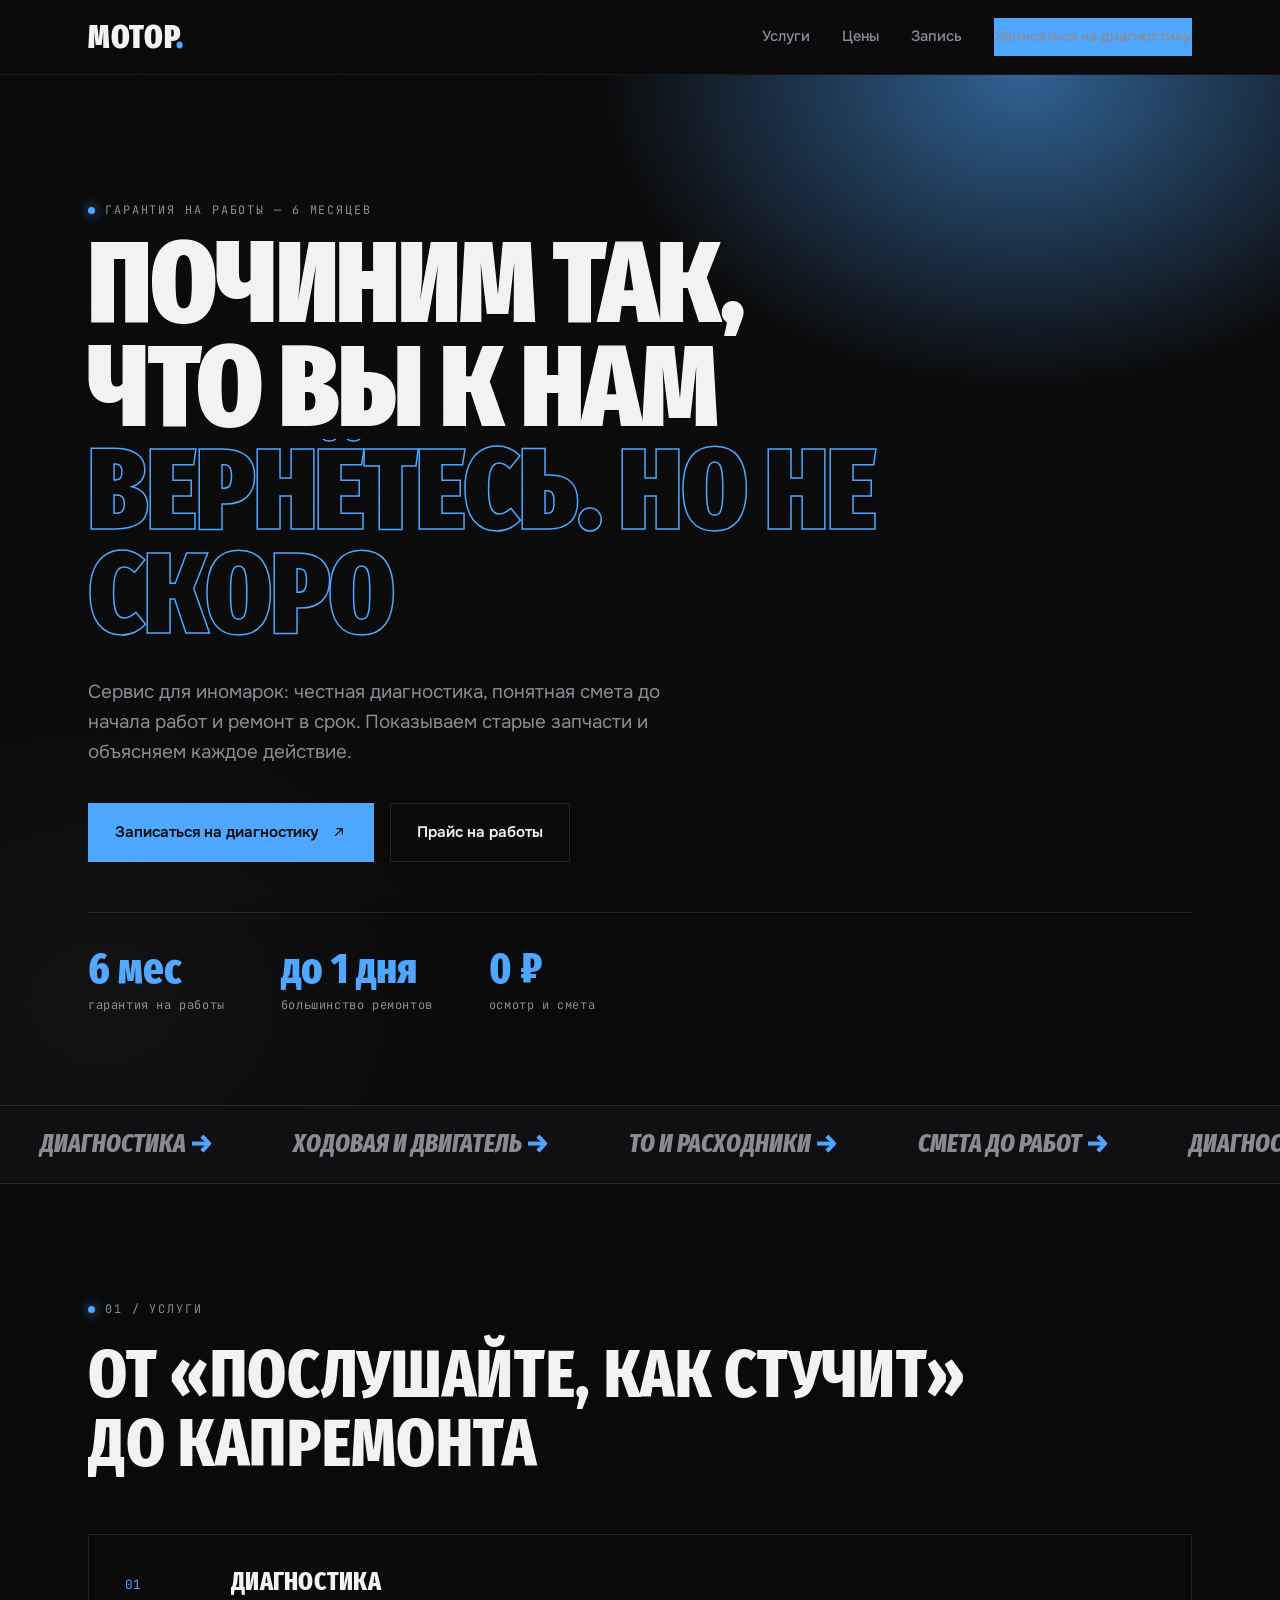
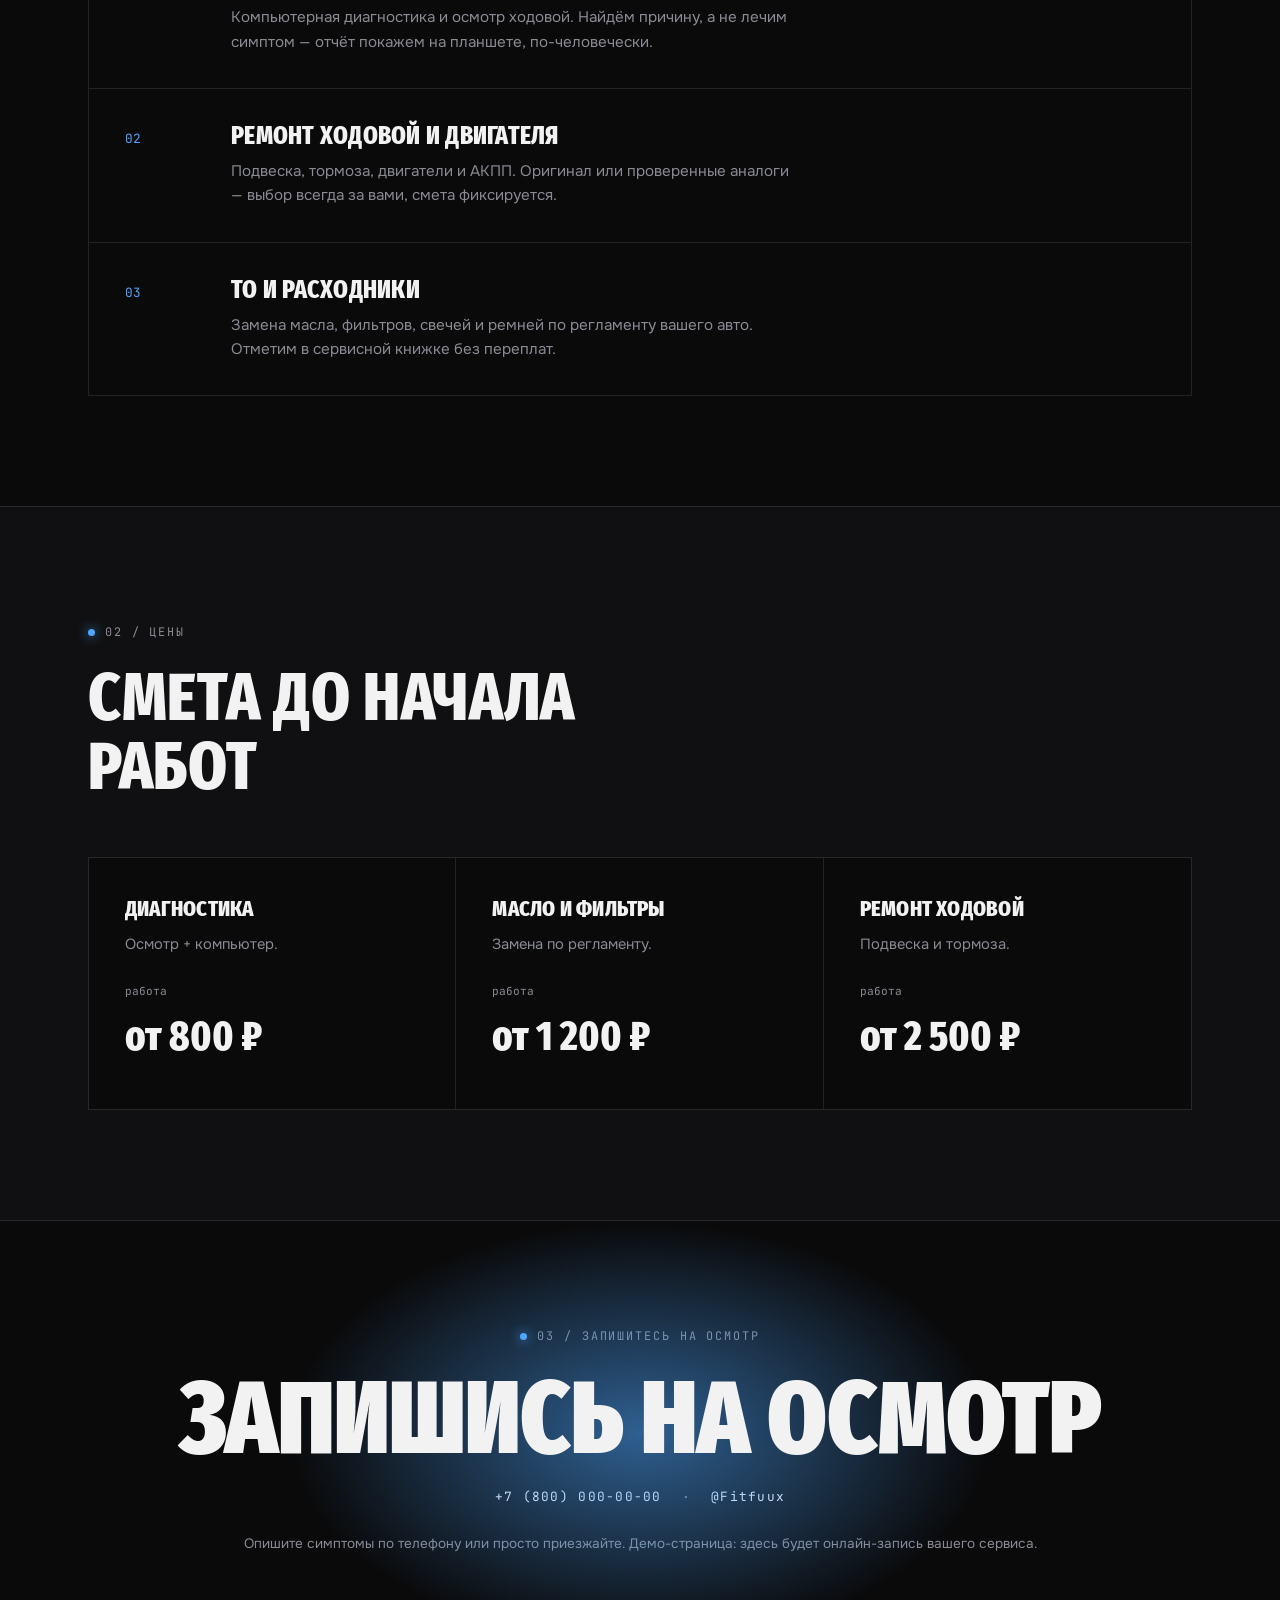
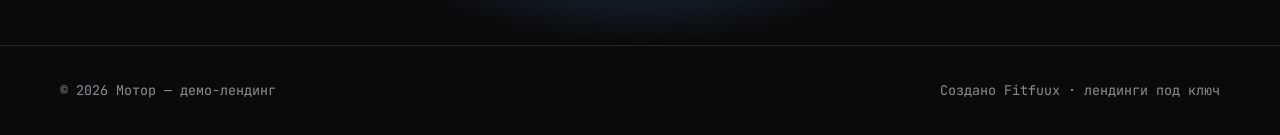
<file: autoservice.html>
<!DOCTYPE html>
<html lang="ru">
<head>
  <meta charset="UTF-8">
  <meta name="viewport" content="width=device-width, initial-scale=1.0">
  <title>Автосервис «Мотор» — демо-лендинг</title>
  <meta name="description" content="Честная диагностика и ремонт в срок. Демо-лендинг для автосервиса от Fitfuux.">
  <meta name="theme-color" content="#0a0a0b">
  <link rel="preconnect" href="https://fonts.googleapis.com">
  <link rel="preconnect" href="https://fonts.gstatic.com" crossorigin>
  <link rel="stylesheet" href="https://fonts.googleapis.com/css2?family=Fira+Sans+Extra+Condensed:ital,wght@0,500;0,600;0,700;0,800;0,900;1,700;1,800&family=JetBrains+Mono:wght@400;500;700&family=Onest:wght@400;500;600&display=swap">
  <style>
    :root{--bg:#0a0a0b;--bg-2:#101012;--line:rgba(255,255,255,.1);--line-soft:rgba(255,255,255,.06);--text:#f2f2f3;--muted:#8a8a93;--acid:#4da6ff;--acid-dim:rgba(77,166,255,.55);--cond:"Fira Sans Extra Condensed","Arial Narrow",sans-serif;--mono:"JetBrains Mono",monospace;--body:"Onest",system-ui,sans-serif;--container:1160px;--ease:cubic-bezier(.22,1,.36,1)}
    *{margin:0;padding:0;box-sizing:border-box}html{scroll-behavior:smooth;overflow-x:hidden}body{background:var(--bg);color:var(--text);font-family:var(--body);font-size:17px;line-height:1.6;overflow-x:hidden;-webkit-font-smoothing:antialiased}
    .grain{position:fixed;inset:0;z-index:60;pointer-events:none;opacity:.06;mix-blend-mode:overlay;background-image:url("data:image/svg+xml,%3Csvg xmlns='http://www.w3.org/2000/svg' width='200' height='200'%3E%3Cfilter id='n'%3E%3CfeTurbulence type='fractalNoise' baseFrequency='.9' numOctaves='2'/%3E%3C/filter%3E%3Crect width='100%25' height='100%25' filter='url(%23n)'/%3E%3C/svg%3E");background-size:200px 200px}
    .container{max-width:var(--container);margin:0 auto;padding:0 28px}::selection{background:var(--acid);color:#0a0a0b}
    h1,h2,h3{font-family:var(--cond);font-weight:800;line-height:1.02;text-transform:uppercase;letter-spacing:.01em}
    .eyebrow{font-family:var(--mono);font-size:.74rem;letter-spacing:.16em;text-transform:uppercase;color:var(--muted);display:inline-flex;align-items:center;gap:10px;margin-bottom:22px}.eyebrow .dot{width:7px;height:7px;border-radius:50%;background:var(--acid);box-shadow:0 0 12px var(--acid);animation:pulse 2s infinite}@keyframes pulse{0%,100%{opacity:1}50%{opacity:.35}}
    .h-xl{font-size:clamp(2.4rem,6vw,4.2rem);margin-bottom:20px}.section{padding:110px 0;position:relative}.section__head{margin-bottom:56px}
    .btn{display:inline-flex;align-items:center;gap:12px;padding:16px 26px;font-family:var(--body);font-weight:600;font-size:.95rem;text-decoration:none;border:1px solid transparent;cursor:pointer;transition:transform .2s var(--ease),background .2s ease,color .2s ease,border-color .2s ease;position:relative;overflow:hidden}.btn .ico{width:16px;height:16px;flex-shrink:0;transition:transform .25s var(--ease)}.btn:hover .ico{transform:translateX(4px)}
    .btn--acid{background:var(--acid);color:#0a0a0b}.btn--acid:hover{transform:translateY(-2px);box-shadow:0 16px 40px var(--acid-dim)}.btn--ghost{border-color:var(--line);color:var(--text);background:transparent}.btn--ghost:hover{border-color:var(--acid);color:var(--acid);transform:translateY(-2px)}.btn--sm{padding:12px 20px;font-size:.88rem}.btn::before{content:"";position:absolute;top:0;left:-100%;width:60%;height:100%;background:linear-gradient(100deg,transparent,rgba(255,255,255,.35),transparent);transform:skewX(-20deg);animation:sheen 4.5s infinite}@keyframes sheen{0%,60%{left:-100%}100%{left:200%}}
    .site-header{position:sticky;top:0;z-index:50;background:rgba(10,10,11,.82);backdrop-filter:blur(16px);border-bottom:1px solid var(--line-soft)}.hdr-inner{display:flex;align-items:center;justify-content:space-between;min-height:74px;gap:24px}
    .logo{display:inline-flex;align-items:center;gap:12px;text-decoration:none;color:var(--text);line-height:1}.logo .fit{font-family:var(--cond);font-weight:900;text-transform:uppercase;font-size:2rem;letter-spacing:.02em;color:var(--text);transition:letter-spacing .3s var(--ease)}.logo .fit .x{color:var(--acid)}.logo:hover .fit{letter-spacing:.06em}
    .site-nav{display:flex;align-items:center;gap:32px}.site-nav>a{color:var(--muted);text-decoration:none;font-size:.92rem;font-weight:500;position:relative;padding:6px 0;transition:color .2s ease}.site-nav>a:hover{color:var(--text)}.site-nav>a::after{content:"";position:absolute;left:0;bottom:0;width:0;height:2px;background:var(--acid);transition:width .3s var(--ease)}.site-nav>a:hover::after{width:100%}.site-nav>a.btn::after{display:none}
    .burger{display:none;flex-direction:column;gap:6px;background:none;border:1px solid var(--line);padding:13px 12px;cursor:pointer;border-radius:4px}.burger i{width:22px;height:2px;background:var(--text);transition:transform .25s var(--ease),opacity .2s ease}.burger.is-open i:nth-child(1){transform:translateY(8px) rotate(45deg)}.burger.is-open i:nth-child(2){transform:translateY(0) rotate(-45deg)}
    .hero{position:relative;padding:120px 0 90px;overflow:hidden}.hero::before{content:"";position:absolute;inset:0;pointer-events:none;background:radial-gradient(700px 520px at 80% 0%,var(--acid-dim),transparent 60%),radial-gradient(600px 500px at 8% 90%,rgba(255,255,255,.035),transparent 60%)}
    .hero-type{font-family:var(--cond);font-weight:900;line-height:.9;text-transform:uppercase;font-size:clamp(2.6rem,9vw,7.4rem);letter-spacing:-.01em;margin:-10px 0 6px}.hero-type .t-line{display:block;overflow:hidden}.hero-type .t-line>span{display:inline-block;animation:rise 1s var(--ease) both}.hero-type .t-line--2{color:transparent;-webkit-text-stroke:1.5px var(--acid);margin-bottom:30px}@keyframes rise{from{transform:translateY(110%);opacity:0}to{transform:none;opacity:1}}
    .hero-sr{position:absolute;width:1px;height:1px;overflow:hidden;clip:rect(0 0 0 0);clip-path:inset(50%);white-space:nowrap}
    .hero-lead{color:var(--muted);font-size:clamp(1rem,1.7vw,1.18rem);max-width:600px;margin-bottom:36px}.hero-actions{display:flex;flex-wrap:wrap;gap:16px;margin-bottom:50px}
    .hero-stats{display:flex;flex-wrap:wrap;gap:56px;border-top:1px solid var(--line);padding-top:34px}.hero-stat dt{font-family:var(--cond);font-size:clamp(2rem,3.4vw,2.8rem);font-weight:800;color:var(--acid);line-height:1}.hero-stat dd{font-family:var(--mono);font-size:.75rem;color:var(--muted);margin-top:6px;letter-spacing:.05em}
    .ticker{border-top:1px solid var(--line);border-bottom:1px solid var(--line);background:var(--bg-2);overflow:hidden}.ticker__track{display:flex;width:max-content;white-space:nowrap;animation:tick 24s linear infinite;padding:18px 0}.ticker:hover .ticker__track{animation-play-state:paused}.ticker__track span{font-family:var(--cond);font-style:italic;font-weight:800;text-transform:uppercase;font-size:1.6rem;color:var(--muted);margin:0 40px}.ticker__track b{color:var(--acid);font-weight:900}@keyframes tick{to{transform:translateX(-50%)}}
    .cards{list-style:none;border:1px solid var(--line)}.card{display:grid;grid-template-columns:80px 1fr;gap:26px;padding:34px 36px;border-bottom:1px solid var(--line);align-items:start;transition:padding-left .3s var(--ease),background .3s ease}.card:last-child{border-bottom:none}.card:hover{padding-left:48px;background:var(--bg-2)}.card .n{font-family:var(--mono);font-size:.8rem;color:var(--acid);padding-top:6px}.card h3{font-size:1.6rem;margin-bottom:10px}.card p{color:var(--muted);font-size:.95rem;max-width:560px}
    .price-grid{display:grid;grid-template-columns:repeat(3,1fr);gap:0;border:1px solid var(--line)}.price-card{padding:40px 36px;border-right:1px solid var(--line);background:var(--bg);position:relative;transition:background .3s ease}.price-card:last-child{border-right:none}.price-card:hover{background:var(--bg-2)}.price-card h3{font-size:1.4rem;margin-bottom:12px}.price-card p{color:var(--muted);font-size:.92rem;margin-bottom:26px}.price-card .val{font-family:var(--cond);font-size:2.6rem;font-weight:800}.price-card .val small{font-family:var(--mono);font-size:.7rem;color:var(--muted);font-weight:400;display:block;margin-bottom:2px}.price-card::after{content:"";position:absolute;top:0;left:0;right:0;height:3px;background:var(--acid);transform:scaleX(0);transform-origin:left;transition:transform .4s var(--ease)}.price-card:hover::after{transform:scaleX(1)}
    .cta{text-align:center;padding:100px 0 90px;position:relative;overflow:hidden}.cta::before{content:"";position:absolute;inset:0;background:radial-gradient(500px 300px at 50% 50%,var(--acid-dim),transparent 70%)}.cta .big{display:inline-block;font-family:var(--cond);font-weight:900;text-transform:uppercase;font-size:clamp(2.6rem,8vw,6.5rem);color:var(--text);text-decoration:none;line-height:1;transition:color .3s ease;position:relative}.cta .big:hover{color:var(--acid)}.cta .big span{display:block}.cta .big-sub{font-family:var(--mono);font-size:.8rem;letter-spacing:.1em;color:var(--muted);margin-top:16px;display:flex;align-items:center;gap:20px;justify-content:center;flex-wrap:wrap}.cta .big-sub a{color:var(--text);text-decoration:none}.cta .big-sub a:hover{color:var(--acid)}
    .site-footer{border-top:1px solid var(--line)}.footer-inner{display:flex;align-items:center;justify-content:space-between;flex-wrap:wrap;gap:14px;color:var(--muted);font-size:.84rem;font-family:var(--mono);padding:34px 0}.footer-inner a{color:var(--muted);text-decoration:none}.footer-inner a:hover{color:var(--acid)}
    .reveal{opacity:0;transform:translateY(44px);transition:opacity .8s var(--ease),transform .8s var(--ease)}.reveal.in{opacity:1;transform:none}[data-delay="1"]{transition-delay:.1s}[data-delay="2"]{transition-delay:.2s}[data-delay="3"]{transition-delay:.3s}
    @media(max-width:960px){.burger{display:flex}.site-nav{position:absolute;top:74px;left:0;right:0;flex-direction:column;align-items:stretch;gap:0;background:var(--bg-2);border-bottom:1px solid var(--line);padding:16px 28px 24px;transform:translateY(-10px);opacity:0;pointer-events:none;transition:opacity .3s ease,transform .3s var(--ease)}.site-nav.is-open{opacity:1;pointer-events:auto;transform:none}.site-nav>a{padding:14px 0;border-bottom:1px solid var(--line-soft);font-size:1rem}.site-nav>a.btn{margin-top:18px;text-align:center;border-bottom:none;justify-content:center}.hero{padding:70px 0 70px}.hero-stats{gap:28px}.card{grid-template-columns:1fr;gap:10px;padding:28px}.price-grid{grid-template-columns:1fr}.price-card{border-right:none;border-bottom:1px solid var(--line)}.price-card:last-child{border-bottom:none}.section{padding:80px 0}}
    @media(prefers-reduced-motion:reduce){html{scroll-behavior:auto}*,*::before,*::after{animation:none!important;transition-duration:.01ms!important}.reveal{opacity:1;transform:none}}
  </style>
</head>
<body>
<div class="grain" aria-hidden="true"></div>
<header class="site-header">
  <div class="container hdr-inner">
    <a class="logo" href="#top"><span class="fit">Мотор<span class="x">.</span></span></a>
    <button class="burger" type="button" aria-label="Открыть меню" aria-expanded="false"><i></i><i></i></button>
    <nav class="site-nav">
      <a href="#services">Услуги</a><a href="#prices">Цены</a><a href="#contact">Запись</a>
      <a class="btn btn--acid btn--sm" href="#contact">Записаться на диагностику</a>
    </nav>
  </div>
</header>
<main id="top">
  <section class="hero">
    <div class="container">
      <p class="eyebrow"><span class="dot"></span>Гарантия на работы — 6 месяцев</p>
      <div class="hero-type">
        <span class="t-line"><span style="animation-delay:.05s">Починим так,</span></span>
        <span class="t-line"><span style="animation-delay:.15s">что вы к нам</span></span>
        <span class="t-line t-line--2"><span style="animation-delay:.25s">вернётесь. Но не скоро</span></span>
      </div>
      <h1 class="hero-sr">Автосервис «Мотор» — честная диагностика и ремонт</h1>
      <p class="hero-lead">Сервис для иномарок: честная диагностика, понятная смета до начала работ и ремонт в срок. Показываем старые запчасти и объясняем каждое действие.</p>
      <div class="hero-actions">
        <a class="btn btn--acid" href="#contact">Записаться на диагностику <svg class="ico" viewBox="0 0 24 24" aria-hidden="true"><path d="M7 17 17 7M9 7h8v8" fill="none" stroke="currentColor" stroke-width="1.8" stroke-linecap="square"/></svg></a>
        <a class="btn btn--ghost" href="#prices">Прайс на работы</a>
      </div>
      <dl class="hero-stats">
        <div class="hero-stat"><dt>6 мес</dt><dd>гарантия на работы</dd></div>
        <div class="hero-stat"><dt>до 1 дня</dt><dd>большинство ремонтов</dd></div>
        <div class="hero-stat"><dt>0 ₽</dt><dd>осмотр и смета</dd></div>
      </dl>
    </div>
  </section>
  <div class="ticker" aria-hidden="true">
    <div class="ticker__track">
      <span>Диагностика<b> →</b></span><span>Ходовая и двигатель<b> →</b></span><span>ТО и расходники<b> →</b></span><span>Смета до работ<b> →</b></span>
      <span>Диагностика<b> →</b></span><span>Ходовая и двигатель<b> →</b></span><span>ТО и расходники<b> →</b></span><span>Смета до работ<b> →</b></span>
    </div>
  </div>
  <section class="section" id="services">
    <div class="container">
      <div class="section__head">
        <p class="eyebrow reveal"><span class="dot"></span>01 / Услуги</p>
        <h2 class="h-xl reveal" data-delay="1">От «послушайте, как стучит»<br>до капремонта</h2>
      </div>
      <ol class="cards">
        <li class="card reveal"><span class="n">01</span><div><h3>Диагностика</h3><p>Компьютерная диагностика и осмотр ходовой. Найдём причину, а не лечим симптом — отчёт покажем на планшете, по-человечески.</p></div></li>
        <li class="card reveal" data-delay="1"><span class="n">02</span><div><h3>Ремонт ходовой и двигателя</h3><p>Подвеска, тормоза, двигатели и АКПП. Оригинал или проверенные аналоги — выбор всегда за вами, смета фиксируется.</p></div></li>
        <li class="card reveal" data-delay="2"><span class="n">03</span><div><h3>ТО и расходники</h3><p>Замена масла, фильтров, свечей и ремней по регламенту вашего авто. Отметим в сервисной книжке без переплат.</p></div></li>
      </ol>
    </div>
  </section>
  <section class="section" id="prices" style="background:var(--bg-2);border-top:1px solid var(--line);border-bottom:1px solid var(--line)">
    <div class="container">
      <div class="section__head">
        <p class="eyebrow reveal"><span class="dot"></span>02 / Цены</p>
        <h2 class="h-xl reveal" data-delay="1">Смета до начала<br>работ</h2>
      </div>
      <div class="price-grid">
        <div class="price-card reveal" data-delay="1"><h3>Диагностика</h3><p>Осмотр + компьютер.</p><div class="val"><small>работа</small>от 800 ₽</div></div>
        <div class="price-card reveal" data-delay="2"><h3>Масло и фильтры</h3><p>Замена по регламенту.</p><div class="val"><small>работа</small>от 1 200 ₽</div></div>
        <div class="price-card reveal" data-delay="3"><h3>Ремонт ходовой</h3><p>Подвеска и тормоза.</p><div class="val"><small>работа</small>от 2 500 ₽</div></div>
      </div>
    </div>
  </section>
  <section class="cta" id="contact">
    <div class="container">
      <p class="eyebrow"><span class="dot"></span>03 / Запишитесь на осмотр</p>
      <a class="big" href="tel:+78000000000"><span>Запишись на осмотр</span></a>
      <p class="big-sub">
        <a href="tel:+78000000000">+7 (800) 000-00-00</a>
        <span>·</span>
        <a href="https://t.me/Fitfuux">@Fitfuux</a>
      </p>
      <p style="color:var(--muted);font-size:.85rem;margin-top:26px">Опишите симптомы по телефону или просто приезжайте. Демо-страница: здесь будет онлайн-запись вашего сервиса.</p>
    </div>
  </section>
</main>
<footer class="site-footer">
  <div class="container footer-inner">
    <p>© <span class="year">2026</span> Мотор — демо-лендинг</p>
    <p>Создано <a href="https://lecalecaleca228-cmyk.github.io/landing/#contact">Fitfuux</a> · лендинги под ключ</p>
  </div>
</footer>
<script>
(function(){var rm=window.matchMedia("(prefers-reduced-motion: reduce)").matches;var b=document.querySelector(".burger"),n=document.querySelector(".site-nav");b.addEventListener("click",function(){var o=n.classList.toggle("is-open");b.classList.toggle("is-open",o);b.setAttribute("aria-expanded",String(o))});n.querySelectorAll("a").forEach(function(l){l.addEventListener("click",function(){n.classList.remove("is-open");b.classList.remove("is-open");b.setAttribute("aria-expanded","false")})});var r=document.querySelectorAll(".reveal");function on(){r.forEach(function(e){e.classList.add("in")})}if("IntersectionObserver" in window&&!rm){var io=new IntersectionObserver(function(en){en.forEach(function(e){if(e.isIntersecting){e.target.classList.add("in");io.unobserve(e.target)}})},{threshold:.15});r.forEach(function(e){io.observe(e)})}else{on()}document.querySelector(".year").textContent=new Date().getFullYear()})();
</script>
</body>
</html>
</file>
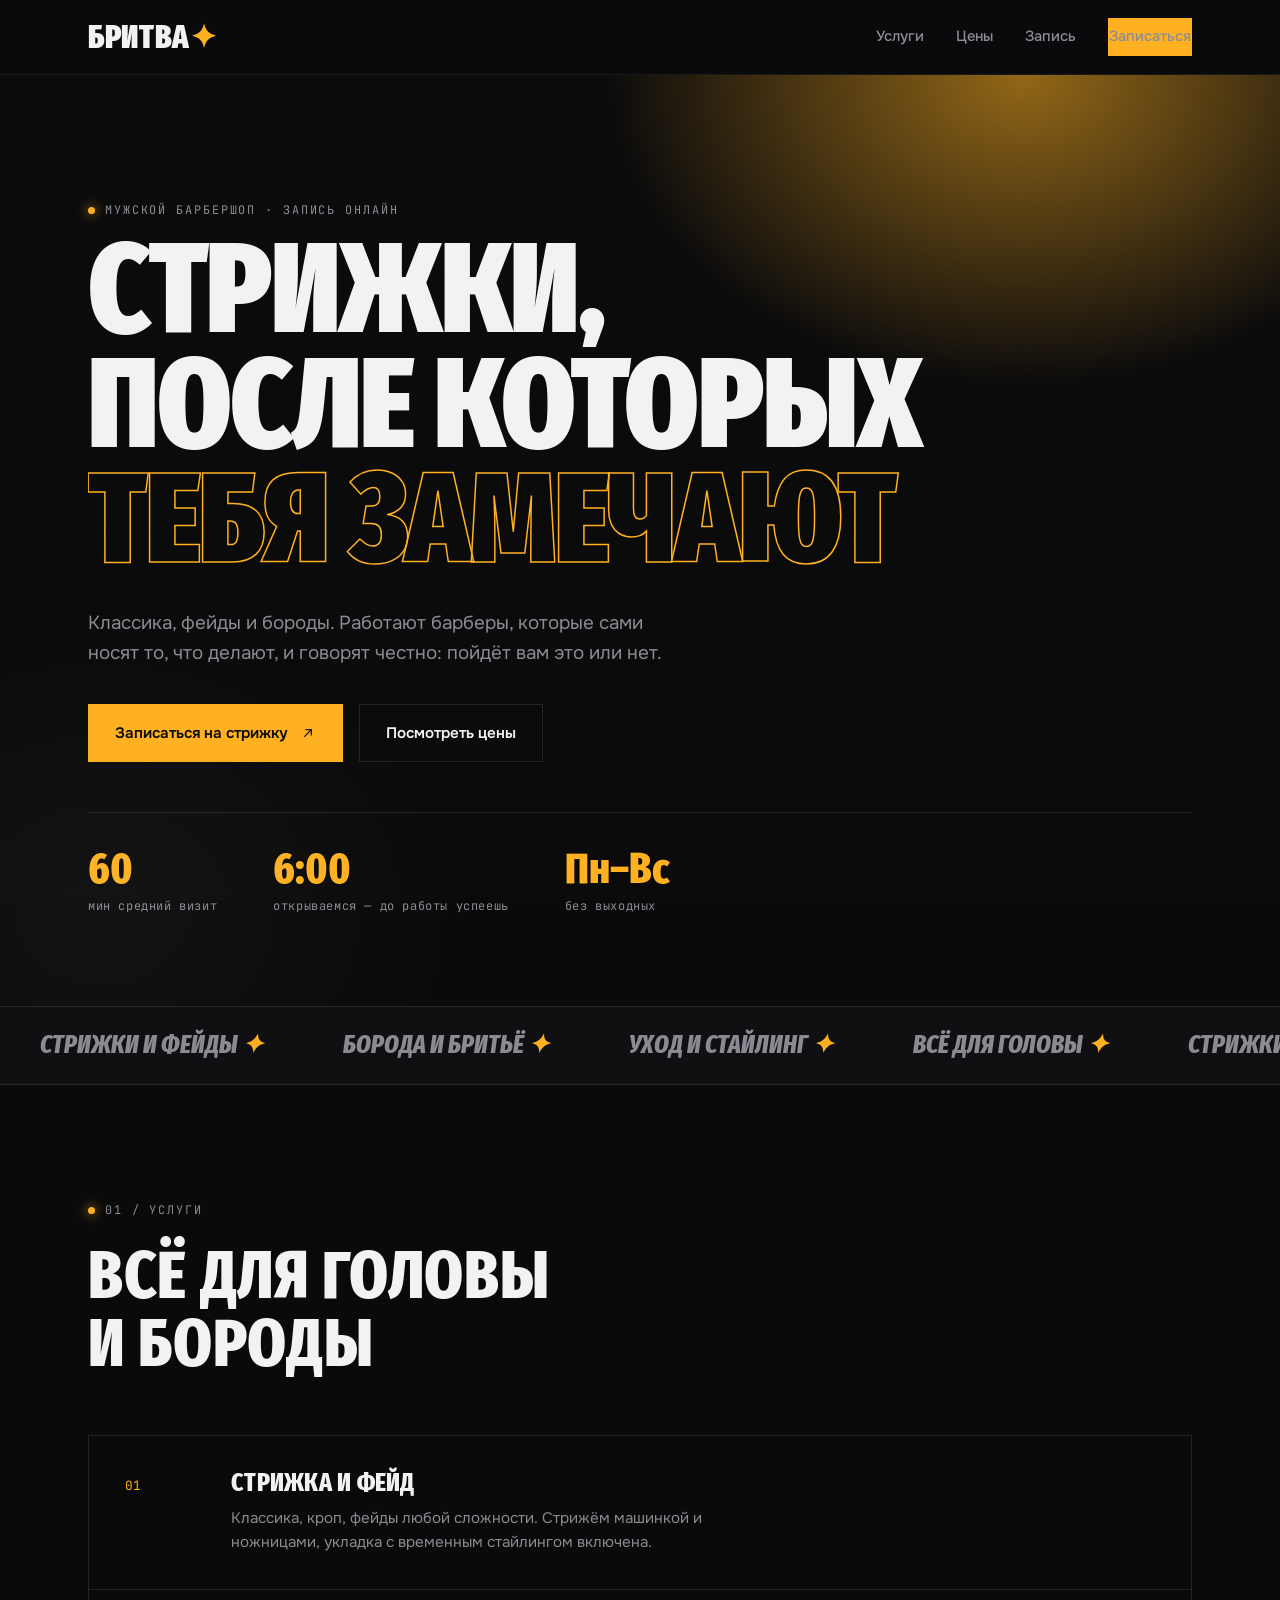
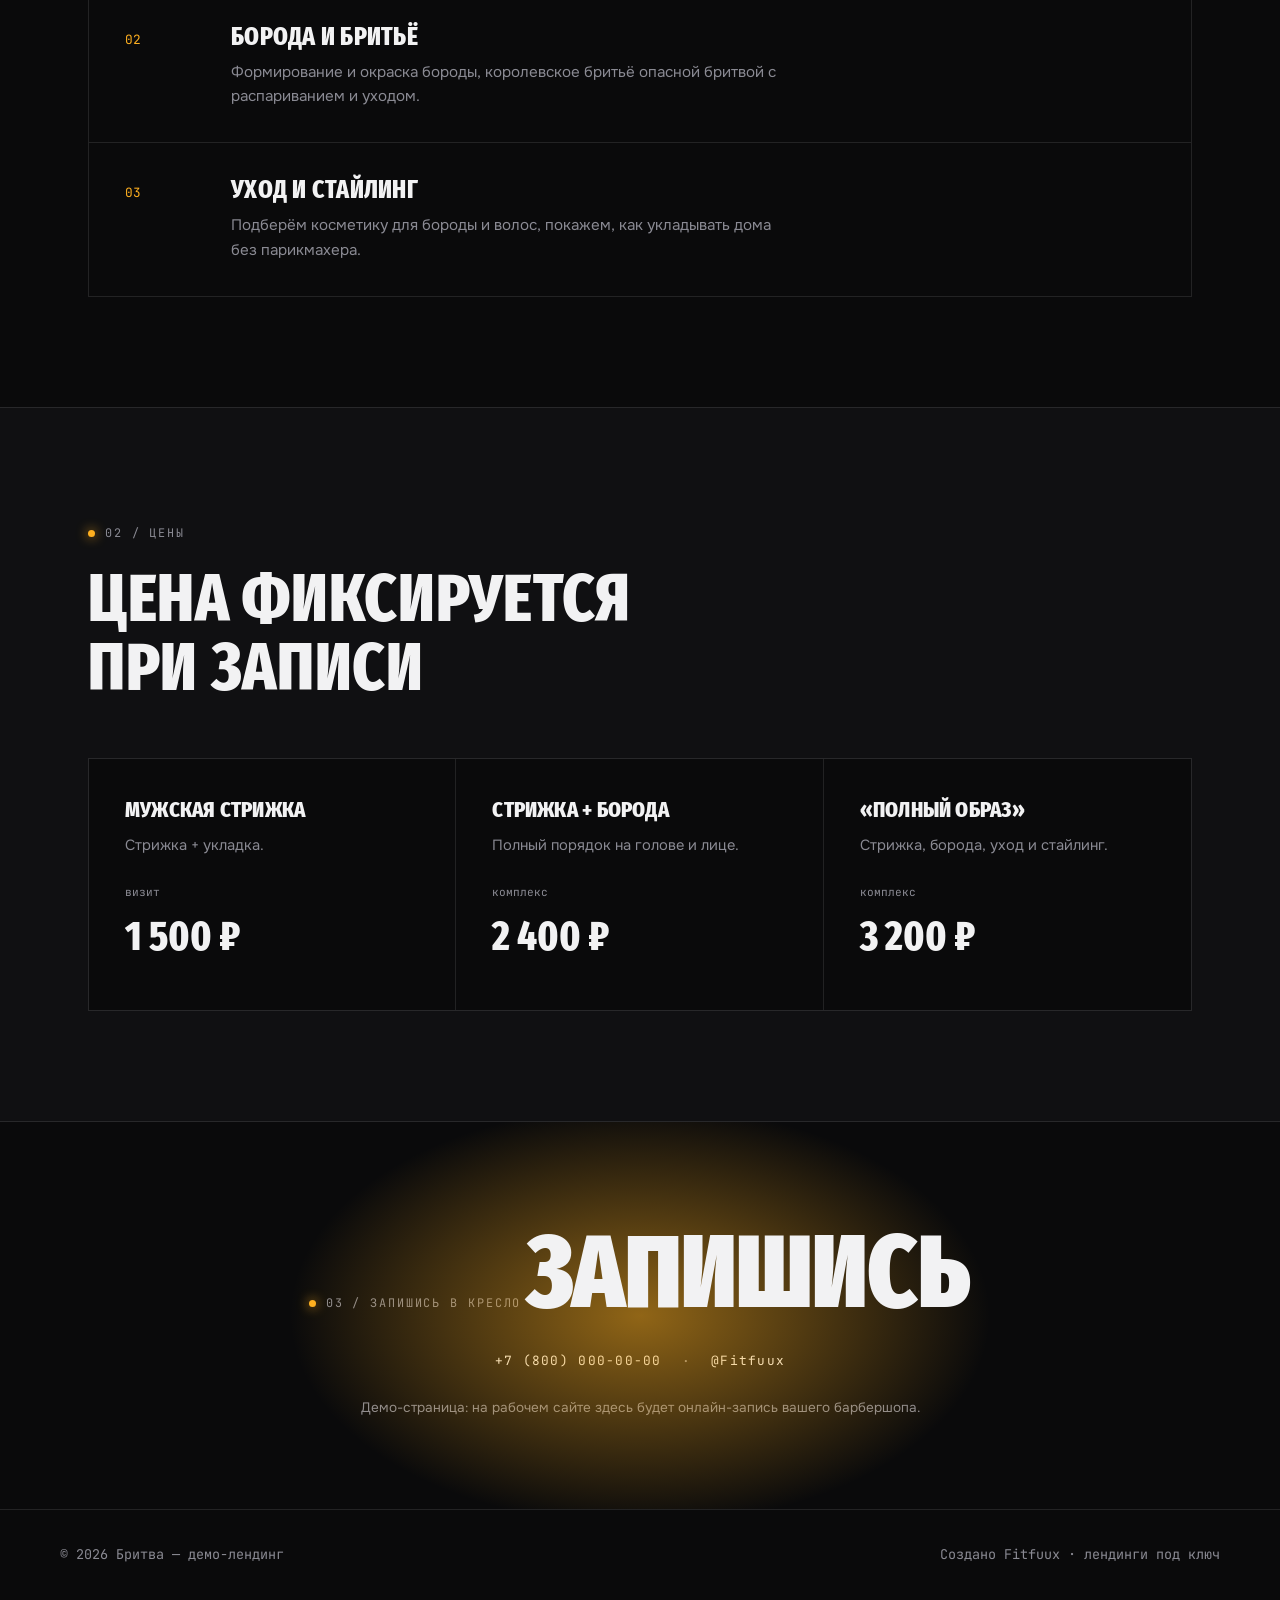
<file: barbershop.html>
<!DOCTYPE html>
<html lang="ru">
<head>
  <meta charset="UTF-8">
  <meta name="viewport" content="width=device-width, initial-scale=1.0">
  <title>Барбершоп «Бритва» — демо-лендинг</title>
  <meta name="description" content="Стрижки, фейды и бороды. Демо-лендинг для барбершопа от Fitfuux.">
  <meta name="theme-color" content="#0a0a0b">
  <link rel="preconnect" href="https://fonts.googleapis.com">
  <link rel="preconnect" href="https://fonts.gstatic.com" crossorigin>
  <link rel="stylesheet" href="https://fonts.googleapis.com/css2?family=Fira+Sans+Extra+Condensed:ital,wght@0,500;0,600;0,700;0,800;0,900;1,700;1,800&family=JetBrains+Mono:wght@400;500;700&family=Onest:wght@400;500;600&display=swap">
  <style>
    :root{--bg:#0a0a0b;--bg-2:#101012;--line:rgba(255,255,255,.1);--line-soft:rgba(255,255,255,.06);--text:#f2f2f3;--muted:#8a8a93;--acid:#ffb020;--acid-dim:rgba(255,176,32,.55);--cond:"Fira Sans Extra Condensed","Arial Narrow",sans-serif;--mono:"JetBrains Mono",monospace;--body:"Onest",system-ui,sans-serif;--container:1160px;--ease:cubic-bezier(.22,1,.36,1)}
    *{margin:0;padding:0;box-sizing:border-box}html{scroll-behavior:smooth;overflow-x:hidden}body{background:var(--bg);color:var(--text);font-family:var(--body);font-size:17px;line-height:1.6;overflow-x:hidden;-webkit-font-smoothing:antialiased}
    .grain{position:fixed;inset:0;z-index:60;pointer-events:none;opacity:.06;mix-blend-mode:overlay;background-image:url("data:image/svg+xml,%3Csvg xmlns='http://www.w3.org/2000/svg' width='200' height='200'%3E%3Cfilter id='n'%3E%3CfeTurbulence type='fractalNoise' baseFrequency='.9' numOctaves='2'/%3E%3C/filter%3E%3Crect width='100%25' height='100%25' filter='url(%23n)'/%3E%3C/svg%3E");background-size:200px 200px}
    .container{max-width:var(--container);margin:0 auto;padding:0 28px}::selection{background:var(--acid);color:#0a0a0b}
    h1,h2,h3{font-family:var(--cond);font-weight:800;line-height:1.02;text-transform:uppercase;letter-spacing:.01em}
    .eyebrow{font-family:var(--mono);font-size:.74rem;letter-spacing:.16em;text-transform:uppercase;color:var(--muted);display:inline-flex;align-items:center;gap:10px;margin-bottom:22px}
    .eyebrow .dot{width:7px;height:7px;border-radius:50%;background:var(--acid);box-shadow:0 0 12px var(--acid);animation:pulse 2s infinite}@keyframes pulse{0%,100%{opacity:1}50%{opacity:.35}}
    .h-xl{font-size:clamp(2.4rem,6vw,4.2rem);margin-bottom:20px}.section{padding:110px 0;position:relative}.section__head{margin-bottom:56px}
    .btn{display:inline-flex;align-items:center;gap:12px;padding:16px 26px;font-family:var(--body);font-weight:600;font-size:.95rem;text-decoration:none;border:1px solid transparent;cursor:pointer;transition:transform .2s var(--ease),background .2s ease,color .2s ease,border-color .2s ease;position:relative;overflow:hidden}
    .btn .ico{width:16px;height:16px;flex-shrink:0;transition:transform .25s var(--ease)}.btn:hover .ico{transform:translateX(4px)}
    .btn--acid{background:var(--acid);color:#0a0a0b}.btn--acid:hover{transform:translateY(-2px);box-shadow:0 16px 40px var(--acid-dim)}
    .btn--ghost{border-color:var(--line);color:var(--text);background:transparent}.btn--ghost:hover{border-color:var(--acid);color:var(--acid);transform:translateY(-2px)}
    .btn--sm{padding:12px 20px;font-size:.88rem}.btn::before{content:"";position:absolute;top:0;left:-100%;width:60%;height:100%;background:linear-gradient(100deg,transparent,rgba(255,255,255,.35),transparent);transform:skewX(-20deg);animation:sheen 4.5s infinite}@keyframes sheen{0%,60%{left:-100%}100%{left:200%}}
    .site-header{position:sticky;top:0;z-index:50;background:rgba(10,10,11,.82);backdrop-filter:blur(16px);border-bottom:1px solid var(--line-soft)}.hdr-inner{display:flex;align-items:center;justify-content:space-between;min-height:74px;gap:24px}
    .logo{display:inline-flex;align-items:center;gap:12px;text-decoration:none;color:var(--text);line-height:1}.logo .fit{font-family:var(--cond);font-weight:900;text-transform:uppercase;font-size:2rem;letter-spacing:.02em;color:var(--text);transition:letter-spacing .3s var(--ease)}.logo .fit .x{color:var(--acid)}.logo:hover .fit{letter-spacing:.06em}
    .site-nav{display:flex;align-items:center;gap:32px}.site-nav>a{color:var(--muted);text-decoration:none;font-size:.92rem;font-weight:500;position:relative;padding:6px 0;transition:color .2s ease}.site-nav>a:hover{color:var(--text)}.site-nav>a::after{content:"";position:absolute;left:0;bottom:0;width:0;height:2px;background:var(--acid);transition:width .3s var(--ease)}.site-nav>a:hover::after{width:100%}.site-nav>a.btn::after{display:none}
    .burger{display:none;flex-direction:column;gap:6px;background:none;border:1px solid var(--line);padding:13px 12px;cursor:pointer;border-radius:4px}.burger i{width:22px;height:2px;background:var(--text);transition:transform .25s var(--ease),opacity .2s ease}.burger.is-open i:nth-child(1){transform:translateY(8px) rotate(45deg)}.burger.is-open i:nth-child(2){transform:translateY(0) rotate(-45deg)}
    .hero{position:relative;padding:120px 0 90px;overflow:hidden}.hero::before{content:"";position:absolute;inset:0;pointer-events:none;background:radial-gradient(700px 520px at 80% 0%,var(--acid-dim),transparent 60%),radial-gradient(600px 500px at 8% 90%,rgba(255,255,255,.035),transparent 60%)}
    .hero-type{font-family:var(--cond);font-weight:900;line-height:.9;text-transform:uppercase;font-size:clamp(3rem,10vw,8.4rem);letter-spacing:-.01em;margin:-10px 0 6px}.hero-type .t-line{display:block;overflow:hidden}.hero-type .t-line>span{display:inline-block;animation:rise 1s var(--ease) both}.hero-type .t-line--2{color:transparent;-webkit-text-stroke:1.5px var(--acid);margin-bottom:30px}@keyframes rise{from{transform:translateY(110%);opacity:0}to{transform:none;opacity:1}}
    .hero-sr{position:absolute;width:1px;height:1px;overflow:hidden;clip:rect(0 0 0 0);clip-path:inset(50%);white-space:nowrap}
    .hero-lead{color:var(--muted);font-size:clamp(1rem,1.7vw,1.18rem);max-width:600px;margin-bottom:36px}.hero-actions{display:flex;flex-wrap:wrap;gap:16px;margin-bottom:50px}
    .hero-stats{display:flex;flex-wrap:wrap;gap:56px;border-top:1px solid var(--line);padding-top:34px}.hero-stat dt{font-family:var(--cond);font-size:clamp(2rem,3.4vw,2.8rem);font-weight:800;color:var(--acid);line-height:1}.hero-stat dd{font-family:var(--mono);font-size:.75rem;color:var(--muted);margin-top:6px;letter-spacing:.05em}
    .ticker{border-top:1px solid var(--line);border-bottom:1px solid var(--line);background:var(--bg-2);overflow:hidden}.ticker__track{display:flex;width:max-content;white-space:nowrap;animation:tick 24s linear infinite;padding:18px 0}.ticker:hover .ticker__track{animation-play-state:paused}.ticker__track span{font-family:var(--cond);font-style:italic;font-weight:800;text-transform:uppercase;font-size:1.6rem;color:var(--muted);margin:0 40px}.ticker__track b{color:var(--acid);font-weight:900}@keyframes tick{to{transform:translateX(-50%)}}
    .cards{list-style:none;border:1px solid var(--line)}.card{display:grid;grid-template-columns:80px 1fr;gap:26px;padding:34px 36px;border-bottom:1px solid var(--line);align-items:start;transition:padding-left .3s var(--ease),background .3s ease}.card:last-child{border-bottom:none}.card:hover{padding-left:48px;background:var(--bg-2)}.card .n{font-family:var(--mono);font-size:.8rem;color:var(--acid);padding-top:6px}.card h3{font-size:1.6rem;margin-bottom:10px}.card p{color:var(--muted);font-size:.95rem;max-width:560px}
    .price-grid{display:grid;grid-template-columns:repeat(3,1fr);gap:0;border:1px solid var(--line)}.price-card{padding:40px 36px;border-right:1px solid var(--line);background:var(--bg);position:relative;transition:background .3s ease}.price-card:last-child{border-right:none}.price-card:hover{background:var(--bg-2)}.price-card h3{font-size:1.4rem;margin-bottom:12px}.price-card p{color:var(--muted);font-size:.92rem;margin-bottom:26px}.price-card .val{font-family:var(--cond);font-size:2.6rem;font-weight:800}.price-card .val small{font-family:var(--mono);font-size:.7rem;color:var(--muted);font-weight:400;display:block;margin-bottom:2px}.price-card::after{content:"";position:absolute;top:0;left:0;right:0;height:3px;background:var(--acid);transform:scaleX(0);transform-origin:left;transition:transform .4s var(--ease)}.price-card:hover::after{transform:scaleX(1)}
    .cta{text-align:center;padding:100px 0 90px;position:relative;overflow:hidden}.cta::before{content:"";position:absolute;inset:0;background:radial-gradient(500px 300px at 50% 50%,var(--acid-dim),transparent 70%)}.cta .big{display:inline-block;font-family:var(--cond);font-weight:900;text-transform:uppercase;font-size:clamp(2.6rem,8vw,6.5rem);color:var(--text);text-decoration:none;line-height:1;transition:color .3s ease;position:relative}.cta .big:hover{color:var(--acid)}.cta .big span{display:block}.cta .big-sub{font-family:var(--mono);font-size:.8rem;letter-spacing:.1em;color:var(--muted);margin-top:16px;display:flex;align-items:center;gap:20px;justify-content:center;flex-wrap:wrap}.cta .big-sub a{color:var(--text);text-decoration:none}.cta .big-sub a:hover{color:var(--acid)}
    .site-footer{border-top:1px solid var(--line)}.footer-inner{display:flex;align-items:center;justify-content:space-between;flex-wrap:wrap;gap:14px;color:var(--muted);font-size:.84rem;font-family:var(--mono);padding:34px 0}.footer-inner a{color:var(--muted);text-decoration:none}.footer-inner a:hover{color:var(--acid)}
    .reveal{opacity:0;transform:translateY(44px);transition:opacity .8s var(--ease),transform .8s var(--ease)}.reveal.in{opacity:1;transform:none}[data-delay="1"]{transition-delay:.1s}[data-delay="2"]{transition-delay:.2s}[data-delay="3"]{transition-delay:.3s}
    @media(max-width:960px){.burger{display:flex}.site-nav{position:absolute;top:74px;left:0;right:0;flex-direction:column;align-items:stretch;gap:0;background:var(--bg-2);border-bottom:1px solid var(--line);padding:16px 28px 24px;transform:translateY(-10px);opacity:0;pointer-events:none;transition:opacity .3s ease,transform .3s var(--ease)}.site-nav.is-open{opacity:1;pointer-events:auto;transform:none}.site-nav>a{padding:14px 0;border-bottom:1px solid var(--line-soft);font-size:1rem}.site-nav>a.btn{margin-top:18px;text-align:center;border-bottom:none;justify-content:center}.hero{padding:70px 0 70px}.hero-stats{gap:28px}.card{grid-template-columns:1fr;gap:10px;padding:28px}.price-grid{grid-template-columns:1fr}.price-card{border-right:none;border-bottom:1px solid var(--line)}.price-card:last-child{border-bottom:none}.section{padding:80px 0}}
    @media(prefers-reduced-motion:reduce){html{scroll-behavior:auto}*,*::before,*::after{animation:none!important;transition-duration:.01ms!important}.reveal{opacity:1;transform:none}}
  </style>
</head>
<body>
<div class="grain" aria-hidden="true"></div>
<header class="site-header">
  <div class="container hdr-inner">
    <a class="logo" href="#top"><span class="fit">Бритва<span class="x">✦</span></span></a>
    <button class="burger" type="button" aria-label="Открыть меню" aria-expanded="false"><i></i><i></i></button>
    <nav class="site-nav">
      <a href="#services">Услуги</a><a href="#prices">Цены</a><a href="#contact">Запись</a>
      <a class="btn btn--acid btn--sm" href="#contact">Записаться</a>
    </nav>
  </div>
</header>
<main id="top">
  <section class="hero">
    <div class="container">
      <p class="eyebrow"><span class="dot"></span>Мужской барбершоп · запись онлайн</p>
      <div class="hero-type">
        <span class="t-line"><span style="animation-delay:.05s">Стрижки,</span></span>
        <span class="t-line"><span style="animation-delay:.15s">после которых</span></span>
        <span class="t-line t-line--2"><span style="animation-delay:.25s">тебя замечают</span></span>
      </div>
      <h1 class="hero-sr">Барбершоп «Бритва» — стрижки и бороды</h1>
      <p class="hero-lead">Классика, фейды и бороды. Работают барберы, которые сами носят то, что делают, и говорят честно: пойдёт вам это или нет.</p>
      <div class="hero-actions">
        <a class="btn btn--acid" href="#contact">Записаться на стрижку <svg class="ico" viewBox="0 0 24 24" aria-hidden="true"><path d="M7 17 17 7M9 7h8v8" fill="none" stroke="currentColor" stroke-width="1.8" stroke-linecap="square"/></svg></a>
        <a class="btn btn--ghost" href="#prices">Посмотреть цены</a>
      </div>
      <dl class="hero-stats">
        <div class="hero-stat"><dt>60</dt><dd>мин средний визит</dd></div>
        <div class="hero-stat"><dt>6:00</dt><dd>открываемся — до работы успеешь</dd></div>
        <div class="hero-stat"><dt>Пн–Вс</dt><dd>без выходных</dd></div>
      </dl>
    </div>
  </section>
  <div class="ticker" aria-hidden="true">
    <div class="ticker__track">
      <span>Стрижки и фейды<b> ✦</b></span><span>Борода и бритьё<b> ✦</b></span><span>Уход и стайлинг<b> ✦</b></span><span>Всё для головы<b> ✦</b></span>
      <span>Стрижки и фейды<b> ✦</b></span><span>Борода и бритьё<b> ✦</b></span><span>Уход и стайлинг<b> ✦</b></span><span>Всё для головы<b> ✦</b></span>
    </div>
  </div>
  <section class="section" id="services">
    <div class="container">
      <div class="section__head">
        <p class="eyebrow reveal"><span class="dot"></span>01 / Услуги</p>
        <h2 class="h-xl reveal" data-delay="1">Всё для головы<br>и бороды</h2>
      </div>
      <ol class="cards">
        <li class="card reveal"><span class="n">01</span><div><h3>Стрижка и фейд</h3><p>Классика, кроп, фейды любой сложности. Стрижём машинкой и ножницами, укладка с временным стайлингом включена.</p></div></li>
        <li class="card reveal" data-delay="1"><span class="n">02</span><div><h3>Борода и бритьё</h3><p>Формирование и окраска бороды, королевское бритьё опасной бритвой с распариванием и уходом.</p></div></li>
        <li class="card reveal" data-delay="2"><span class="n">03</span><div><h3>Уход и стайлинг</h3><p>Подберём косметику для бороды и волос, покажем, как укладывать дома без парикмахера.</p></div></li>
      </ol>
    </div>
  </section>
  <section class="section" id="prices" style="background:var(--bg-2);border-top:1px solid var(--line);border-bottom:1px solid var(--line)">
    <div class="container">
      <div class="section__head">
        <p class="eyebrow reveal"><span class="dot"></span>02 / Цены</p>
        <h2 class="h-xl reveal" data-delay="1">Цена фиксируется<br>при записи</h2>
      </div>
      <div class="price-grid">
        <div class="price-card reveal" data-delay="1"><h3>Мужская стрижка</h3><p>Стрижка + укладка.</p><div class="val"><small>визит</small>1 500 ₽</div></div>
        <div class="price-card reveal" data-delay="2"><h3>Стрижка + борода</h3><p>Полный порядок на голове и лице.</p><div class="val"><small>комплекс</small>2 400 ₽</div></div>
        <div class="price-card reveal" data-delay="3"><h3>«Полный образ»</h3><p>Стрижка, борода, уход и стайлинг.</p><div class="val"><small>комплекс</small>3 200 ₽</div></div>
      </div>
    </div>
  </section>
  <section class="cta" id="contact">
    <div class="container">
      <p class="eyebrow"><span class="dot"></span>03 / Запишись в кресло</p>
      <a class="big" href="tel:+78000000000"><span>Запишись</span></a>
      <p class="big-sub">
        <a href="tel:+78000000000">+7 (800) 000-00-00</a>
        <span>·</span>
        <a href="https://t.me/Fitfuux">@Fitfuux</a>
      </p>
      <p style="color:var(--muted);font-size:.85rem;margin-top:26px">Демо-страница: на рабочем сайте здесь будет онлайн-запись вашего барбершопа.</p>
    </div>
  </section>
</main>
<footer class="site-footer">
  <div class="container footer-inner">
    <p>© <span class="year">2026</span> Бритва — демо-лендинг</p>
    <p>Создано <a href="https://lecalecaleca228-cmyk.github.io/landing/#contact">Fitfuux</a> · лендинги под ключ</p>
  </div>
</footer>
<script>
(function(){var rm=window.matchMedia("(prefers-reduced-motion: reduce)").matches;var b=document.querySelector(".burger"),n=document.querySelector(".site-nav");b.addEventListener("click",function(){var o=n.classList.toggle("is-open");b.classList.toggle("is-open",o);b.setAttribute("aria-expanded",String(o))});n.querySelectorAll("a").forEach(function(l){l.addEventListener("click",function(){n.classList.remove("is-open");b.classList.remove("is-open");b.setAttribute("aria-expanded","false")})});var r=document.querySelectorAll(".reveal");function on(){r.forEach(function(e){e.classList.add("in")})}if("IntersectionObserver" in window&&!rm){var io=new IntersectionObserver(function(en){en.forEach(function(e){if(e.isIntersecting){e.target.classList.add("in");io.unobserve(e.target)}})},{threshold:.15});r.forEach(function(e){io.observe(e)})}else{on()}document.querySelector(".year").textContent=new Date().getFullYear()})();
</script>
</body>
</html>
</file>
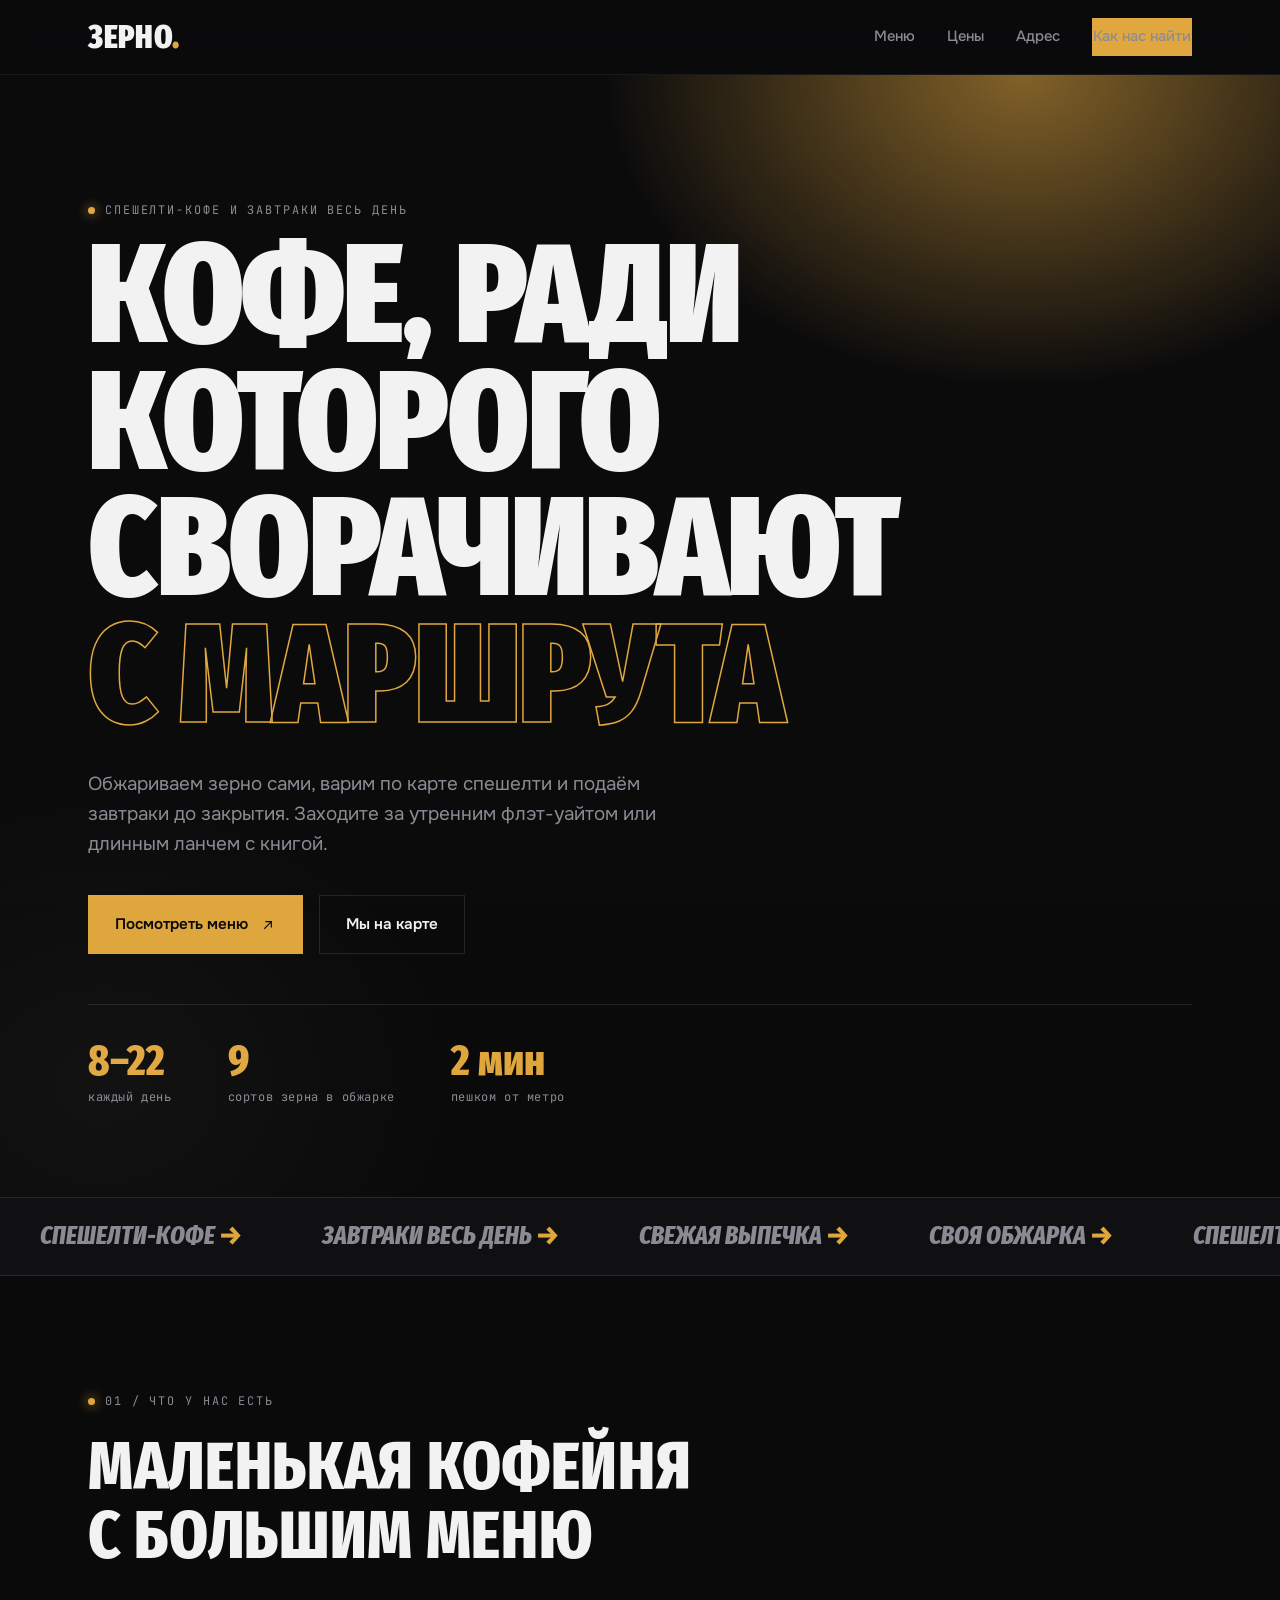
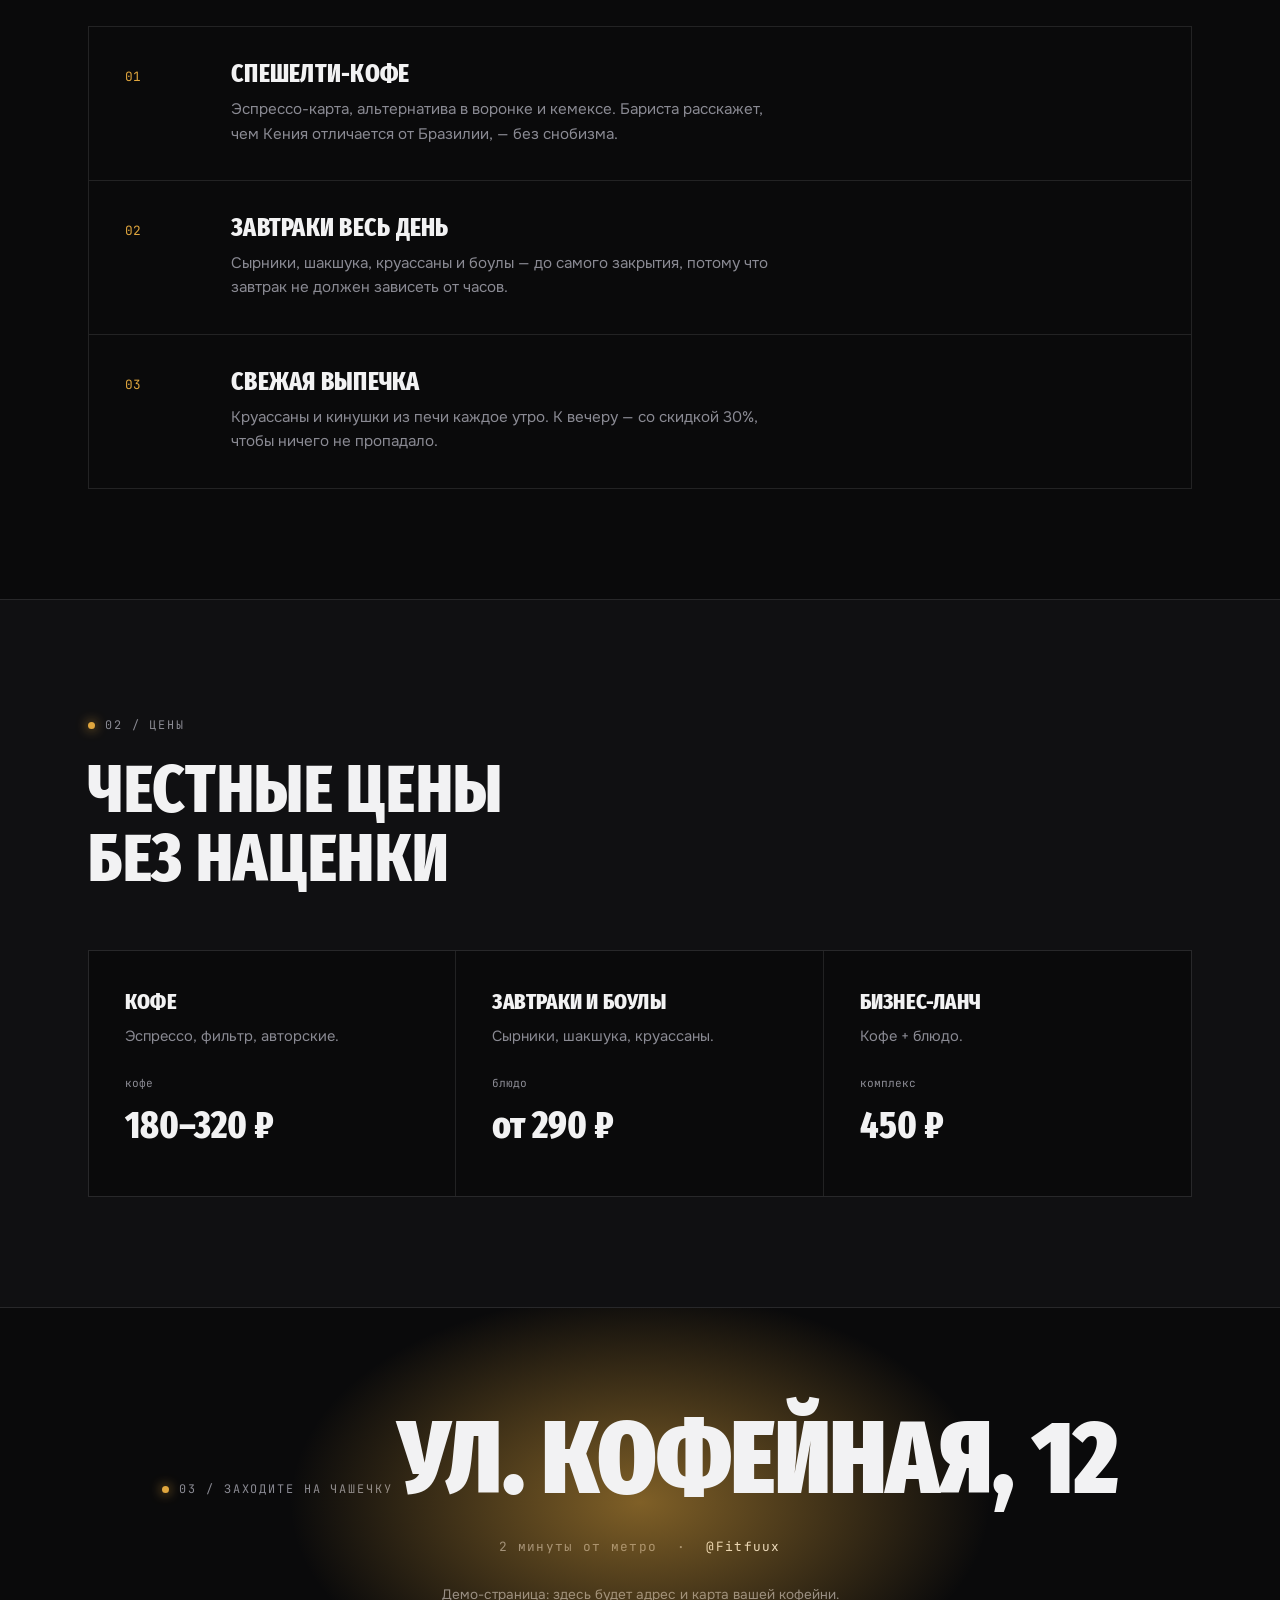
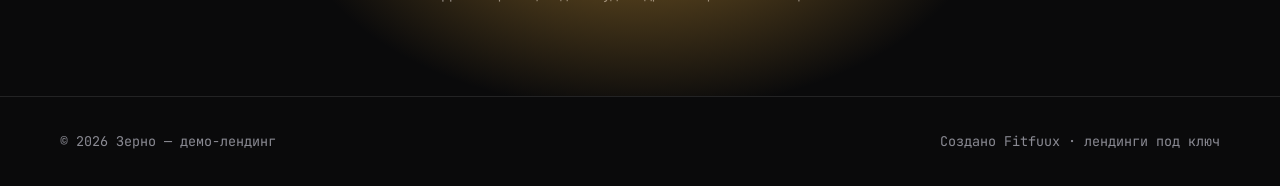
<file: coffee.html>
<!DOCTYPE html>
<html lang="ru">
<head>
  <meta charset="UTF-8">
  <meta name="viewport" content="width=device-width, initial-scale=1.0">
  <title>Кофейня «Зерно» — демо-лендинг</title>
  <meta name="description" content="Спешелти-кофе и завтраки весь день. Демо-лендинг для кофейни от Fitfuux.">
  <meta name="theme-color" content="#0a0a0b">
  <link rel="preconnect" href="https://fonts.googleapis.com">
  <link rel="preconnect" href="https://fonts.gstatic.com" crossorigin>
  <link rel="stylesheet" href="https://fonts.googleapis.com/css2?family=Fira+Sans+Extra+Condensed:ital,wght@0,500;0,600;0,700;0,800;0,900;1,700;1,800&family=JetBrains+Mono:wght@400;500;700&family=Onest:wght@400;500;600&display=swap">
  <style>
    :root{--bg:#0a0a0b;--bg-2:#101012;--line:rgba(255,255,255,.1);--line-soft:rgba(255,255,255,.06);--text:#f2f2f3;--muted:#8a8a93;--acid:#e0a63e;--acid-dim:rgba(224,166,62,.55);--cond:"Fira Sans Extra Condensed","Arial Narrow",sans-serif;--mono:"JetBrains Mono",monospace;--body:"Onest",system-ui,sans-serif;--container:1160px;--ease:cubic-bezier(.22,1,.36,1)}
    *{margin:0;padding:0;box-sizing:border-box}html{scroll-behavior:smooth;overflow-x:hidden}body{background:var(--bg);color:var(--text);font-family:var(--body);font-size:17px;line-height:1.6;overflow-x:hidden;-webkit-font-smoothing:antialiased}
    .grain{position:fixed;inset:0;z-index:60;pointer-events:none;opacity:.06;mix-blend-mode:overlay;background-image:url("data:image/svg+xml,%3Csvg xmlns='http://www.w3.org/2000/svg' width='200' height='200'%3E%3Cfilter id='n'%3E%3CfeTurbulence type='fractalNoise' baseFrequency='.9' numOctaves='2'/%3E%3C/filter%3E%3Crect width='100%25' height='100%25' filter='url(%23n)'/%3E%3C/svg%3E");background-size:200px 200px}
    .container{max-width:var(--container);margin:0 auto;padding:0 28px}::selection{background:var(--acid);color:#0a0a0b}
    h1,h2,h3{font-family:var(--cond);font-weight:800;line-height:1.02;text-transform:uppercase;letter-spacing:.01em}
    .eyebrow{font-family:var(--mono);font-size:.74rem;letter-spacing:.16em;text-transform:uppercase;color:var(--muted);display:inline-flex;align-items:center;gap:10px;margin-bottom:22px}.eyebrow .dot{width:7px;height:7px;border-radius:50%;background:var(--acid);box-shadow:0 0 12px var(--acid);animation:pulse 2s infinite}@keyframes pulse{0%,100%{opacity:1}50%{opacity:.35}}
    .h-xl{font-size:clamp(2.4rem,6vw,4.2rem);margin-bottom:20px}.section{padding:110px 0;position:relative}.section__head{margin-bottom:56px}
    .btn{display:inline-flex;align-items:center;gap:12px;padding:16px 26px;font-family:var(--body);font-weight:600;font-size:.95rem;text-decoration:none;border:1px solid transparent;cursor:pointer;transition:transform .2s var(--ease),background .2s ease,color .2s ease,border-color .2s ease;position:relative;overflow:hidden}.btn .ico{width:16px;height:16px;flex-shrink:0;transition:transform .25s var(--ease)}.btn:hover .ico{transform:translateX(4px)}
    .btn--acid{background:var(--acid);color:#0a0a0b}.btn--acid:hover{transform:translateY(-2px);box-shadow:0 16px 40px var(--acid-dim)}.btn--ghost{border-color:var(--line);color:var(--text);background:transparent}.btn--ghost:hover{border-color:var(--acid);color:var(--acid);transform:translateY(-2px)}.btn--sm{padding:12px 20px;font-size:.88rem}.btn::before{content:"";position:absolute;top:0;left:-100%;width:60%;height:100%;background:linear-gradient(100deg,transparent,rgba(255,255,255,.35),transparent);transform:skewX(-20deg);animation:sheen 4.5s infinite}@keyframes sheen{0%,60%{left:-100%}100%{left:200%}}
    .site-header{position:sticky;top:0;z-index:50;background:rgba(10,10,11,.82);backdrop-filter:blur(16px);border-bottom:1px solid var(--line-soft)}.hdr-inner{display:flex;align-items:center;justify-content:space-between;min-height:74px;gap:24px}
    .logo{display:inline-flex;align-items:center;gap:12px;text-decoration:none;color:var(--text);line-height:1}.logo .fit{font-family:var(--cond);font-weight:900;text-transform:uppercase;font-size:2rem;letter-spacing:.02em;color:var(--text);transition:letter-spacing .3s var(--ease)}.logo .fit .x{color:var(--acid)}.logo:hover .fit{letter-spacing:.06em}
    .site-nav{display:flex;align-items:center;gap:32px}.site-nav>a{color:var(--muted);text-decoration:none;font-size:.92rem;font-weight:500;position:relative;padding:6px 0;transition:color .2s ease}.site-nav>a:hover{color:var(--text)}.site-nav>a::after{content:"";position:absolute;left:0;bottom:0;width:0;height:2px;background:var(--acid);transition:width .3s var(--ease)}.site-nav>a:hover::after{width:100%}.site-nav>a.btn::after{display:none}
    .burger{display:none;flex-direction:column;gap:6px;background:none;border:1px solid var(--line);padding:13px 12px;cursor:pointer;border-radius:4px}.burger i{width:22px;height:2px;background:var(--text);transition:transform .25s var(--ease),opacity .2s ease}.burger.is-open i:nth-child(1){transform:translateY(8px) rotate(45deg)}.burger.is-open i:nth-child(2){transform:translateY(0) rotate(-45deg)}
    .hero{position:relative;padding:120px 0 90px;overflow:hidden}.hero::before{content:"";position:absolute;inset:0;pointer-events:none;background:radial-gradient(700px 520px at 80% 0%,var(--acid-dim),transparent 60%),radial-gradient(600px 500px at 8% 90%,rgba(255,255,255,.035),transparent 60%)}
    .hero-type{font-family:var(--cond);font-weight:900;line-height:.9;text-transform:uppercase;font-size:clamp(3.2rem,11vw,9rem);letter-spacing:-.01em;margin:-10px 0 6px}.hero-type .t-line{display:block;overflow:hidden}.hero-type .t-line>span{display:inline-block;animation:rise 1s var(--ease) both}.hero-type .t-line--2{color:transparent;-webkit-text-stroke:1.5px var(--acid);margin-bottom:30px}@keyframes rise{from{transform:translateY(110%);opacity:0}to{transform:none;opacity:1}}
    .hero-sr{position:absolute;width:1px;height:1px;overflow:hidden;clip:rect(0 0 0 0);clip-path:inset(50%);white-space:nowrap}
    .hero-lead{color:var(--muted);font-size:clamp(1rem,1.7vw,1.18rem);max-width:600px;margin-bottom:36px}.hero-actions{display:flex;flex-wrap:wrap;gap:16px;margin-bottom:50px}
    .hero-stats{display:flex;flex-wrap:wrap;gap:56px;border-top:1px solid var(--line);padding-top:34px}.hero-stat dt{font-family:var(--cond);font-size:clamp(2rem,3.4vw,2.8rem);font-weight:800;color:var(--acid);line-height:1}.hero-stat dd{font-family:var(--mono);font-size:.75rem;color:var(--muted);margin-top:6px;letter-spacing:.05em}
    .ticker{border-top:1px solid var(--line);border-bottom:1px solid var(--line);background:var(--bg-2);overflow:hidden}.ticker__track{display:flex;width:max-content;white-space:nowrap;animation:tick 26s linear infinite;padding:18px 0}.ticker:hover .ticker__track{animation-play-state:paused}.ticker__track span{font-family:var(--cond);font-style:italic;font-weight:800;text-transform:uppercase;font-size:1.6rem;color:var(--muted);margin:0 40px}.ticker__track b{color:var(--acid);font-weight:900}@keyframes tick{to{transform:translateX(-50%)}}
    .cards{list-style:none;border:1px solid var(--line)}.card{display:grid;grid-template-columns:80px 1fr;gap:26px;padding:34px 36px;border-bottom:1px solid var(--line);align-items:start;transition:padding-left .3s var(--ease),background .3s ease}.card:last-child{border-bottom:none}.card:hover{padding-left:48px;background:var(--bg-2)}.card .n{font-family:var(--mono);font-size:.8rem;color:var(--acid);padding-top:6px}.card h3{font-size:1.6rem;margin-bottom:10px}.card p{color:var(--muted);font-size:.95rem;max-width:560px}
    .price-grid{display:grid;grid-template-columns:repeat(3,1fr);gap:0;border:1px solid var(--line)}.price-card{padding:40px 36px;border-right:1px solid var(--line);background:var(--bg);position:relative;transition:background .3s ease}.price-card:last-child{border-right:none}.price-card:hover{background:var(--bg-2)}.price-card h3{font-size:1.4rem;margin-bottom:12px}.price-card p{color:var(--muted);font-size:.92rem;margin-bottom:26px}.price-card .val{font-family:var(--cond);font-size:2.4rem;font-weight:800}.price-card .val small{font-family:var(--mono);font-size:.7rem;color:var(--muted);font-weight:400;display:block;margin-bottom:2px}.price-card::after{content:"";position:absolute;top:0;left:0;right:0;height:3px;background:var(--acid);transform:scaleX(0);transform-origin:left;transition:transform .4s var(--ease)}.price-card:hover::after{transform:scaleX(1)}
    .cta{text-align:center;padding:100px 0 90px;position:relative;overflow:hidden}.cta::before{content:"";position:absolute;inset:0;background:radial-gradient(500px 300px at 50% 50%,var(--acid-dim),transparent 70%)}.cta .big{display:inline-block;font-family:var(--cond);font-weight:900;text-transform:uppercase;font-size:clamp(2.6rem,8vw,6.5rem);color:var(--text);text-decoration:none;line-height:1;transition:color .3s ease;position:relative}.cta .big:hover{color:var(--acid)}.cta .big span{display:block}.cta .big-sub{font-family:var(--mono);font-size:.8rem;letter-spacing:.1em;color:var(--muted);margin-top:16px;display:flex;align-items:center;gap:20px;justify-content:center;flex-wrap:wrap}.cta .big-sub a{color:var(--text);text-decoration:none}.cta .big-sub a:hover{color:var(--acid)}
    .site-footer{border-top:1px solid var(--line)}.footer-inner{display:flex;align-items:center;justify-content:space-between;flex-wrap:wrap;gap:14px;color:var(--muted);font-size:.84rem;font-family:var(--mono);padding:34px 0}.footer-inner a{color:var(--muted);text-decoration:none}.footer-inner a:hover{color:var(--acid)}
    .reveal{opacity:0;transform:translateY(44px);transition:opacity .8s var(--ease),transform .8s var(--ease)}.reveal.in{opacity:1;transform:none}[data-delay="1"]{transition-delay:.1s}[data-delay="2"]{transition-delay:.2s}[data-delay="3"]{transition-delay:.3s}
    @media(max-width:960px){.burger{display:flex}.site-nav{position:absolute;top:74px;left:0;right:0;flex-direction:column;align-items:stretch;gap:0;background:var(--bg-2);border-bottom:1px solid var(--line);padding:16px 28px 24px;transform:translateY(-10px);opacity:0;pointer-events:none;transition:opacity .3s ease,transform .3s var(--ease)}.site-nav.is-open{opacity:1;pointer-events:auto;transform:none}.site-nav>a{padding:14px 0;border-bottom:1px solid var(--line-soft);font-size:1rem}.site-nav>a.btn{margin-top:18px;text-align:center;border-bottom:none;justify-content:center}.hero{padding:70px 0 70px}.hero-stats{gap:28px}.card{grid-template-columns:1fr;gap:10px;padding:28px}.price-grid{grid-template-columns:1fr}.price-card{border-right:none;border-bottom:1px solid var(--line)}.price-card:last-child{border-bottom:none}.section{padding:80px 0}}
    @media(prefers-reduced-motion:reduce){html{scroll-behavior:auto}*,*::before,*::after{animation:none!important;transition-duration:.01ms!important}.reveal{opacity:1;transform:none}}
  </style>
</head>
<body>
<div class="grain" aria-hidden="true"></div>
<header class="site-header">
  <div class="container hdr-inner">
    <a class="logo" href="#top"><span class="fit">Зерно<span class="x">.</span></span></a>
    <button class="burger" type="button" aria-label="Открыть меню" aria-expanded="false"><i></i><i></i></button>
    <nav class="site-nav">
      <a href="#services">Меню</a><a href="#prices">Цены</a><a href="#contact">Адрес</a>
      <a class="btn btn--acid btn--sm" href="#contact">Как нас найти</a>
    </nav>
  </div>
</header>
<main id="top">
  <section class="hero">
    <div class="container">
      <p class="eyebrow"><span class="dot"></span>Спешелти-кофе и завтраки весь день</p>
      <div class="hero-type">
        <span class="t-line"><span style="animation-delay:.05s">Кофе, ради</span></span>
        <span class="t-line"><span style="animation-delay:.15s">которого сворачивают</span></span>
        <span class="t-line t-line--2"><span style="animation-delay:.25s">с маршрута</span></span>
      </div>
      <h1 class="hero-sr">Кофейня «Зерно» — спешелти-кофе и завтраки</h1>
      <p class="hero-lead">Обжариваем зерно сами, варим по карте спешелти и подаём завтраки до закрытия. Заходите за утренним флэт-уайтом или длинным ланчем с книгой.</p>
      <div class="hero-actions">
        <a class="btn btn--acid" href="#prices">Посмотреть меню <svg class="ico" viewBox="0 0 24 24" aria-hidden="true"><path d="M7 17 17 7M9 7h8v8" fill="none" stroke="currentColor" stroke-width="1.8" stroke-linecap="square"/></svg></a>
        <a class="btn btn--ghost" href="#contact">Мы на карте</a>
      </div>
      <dl class="hero-stats">
        <div class="hero-stat"><dt>8–22</dt><dd>каждый день</dd></div>
        <div class="hero-stat"><dt>9</dt><dd>сортов зерна в обжарке</dd></div>
        <div class="hero-stat"><dt>2 мин</dt><dd>пешком от метро</dd></div>
      </dl>
    </div>
  </section>
  <div class="ticker" aria-hidden="true">
    <div class="ticker__track">
      <span>Спешелти-кофе<b> →</b></span><span>Завтраки весь день<b> →</b></span><span>Свежая выпечка<b> →</b></span><span>Своя обжарка<b> →</b></span>
      <span>Спешелти-кофе<b> →</b></span><span>Завтраки весь день<b> →</b></span><span>Свежая выпечка<b> →</b></span><span>Своя обжарка<b> →</b></span>
    </div>
  </div>
  <section class="section" id="services">
    <div class="container">
      <div class="section__head">
        <p class="eyebrow reveal"><span class="dot"></span>01 / Что у нас есть</p>
        <h2 class="h-xl reveal" data-delay="1">Маленькая кофейня<br>с большим меню</h2>
      </div>
      <ol class="cards">
        <li class="card reveal"><span class="n">01</span><div><h3>Спешелти-кофе</h3><p>Эспрессо-карта, альтернатива в воронке и кемексе. Бариста расскажет, чем Кения отличается от Бразилии, — без снобизма.</p></div></li>
        <li class="card reveal" data-delay="1"><span class="n">02</span><div><h3>Завтраки весь день</h3><p>Сырники, шакшука, круассаны и боулы — до самого закрытия, потому что завтрак не должен зависеть от часов.</p></div></li>
        <li class="card reveal" data-delay="2"><span class="n">03</span><div><h3>Свежая выпечка</h3><p>Круассаны и кинушки из печи каждое утро. К вечеру — со скидкой 30%, чтобы ничего не пропадало.</p></div></li>
      </ol>
    </div>
  </section>
  <section class="section" id="prices" style="background:var(--bg-2);border-top:1px solid var(--line);border-bottom:1px solid var(--line)">
    <div class="container">
      <div class="section__head">
        <p class="eyebrow reveal"><span class="dot"></span>02 / Цены</p>
        <h2 class="h-xl reveal" data-delay="1">Честные цены<br>без наценки</h2>
      </div>
      <div class="price-grid">
        <div class="price-card reveal" data-delay="1"><h3>Кофе</h3><p>Эспрессо, фильтр, авторские.</p><div class="val"><small>кофе</small>180–320 ₽</div></div>
        <div class="price-card reveal" data-delay="2"><h3>Завтраки и боулы</h3><p>Сырники, шакшука, круассаны.</p><div class="val"><small>блюдо</small>от 290 ₽</div></div>
        <div class="price-card reveal" data-delay="3"><h3>Бизнес-ланч</h3><p>Кофе + блюдо.</p><div class="val"><small>комплекс</small>450 ₽</div></div>
      </div>
    </div>
  </section>
  <section class="cta" id="contact">
    <div class="container">
      <p class="eyebrow"><span class="dot"></span>03 / Заходите на чашечку</p>
      <a class="big" href="#top"><span>ул. Кофейная, 12</span></a>
      <p class="big-sub">
        <span>2 минуты от метро</span>
        <span>·</span>
        <a href="https://t.me/Fitfuux">@Fitfuux</a>
      </p>
      <p style="color:var(--muted);font-size:.85rem;margin-top:26px">Демо-страница: здесь будет адрес и карта вашей кофейни.</p>
    </div>
  </section>
</main>
<footer class="site-footer">
  <div class="container footer-inner">
    <p>© <span class="year">2026</span> Зерно — демо-лендинг</p>
    <p>Создано <a href="https://lecalecaleca228-cmyk.github.io/landing/#contact">Fitfuux</a> · лендинги под ключ</p>
  </div>
</footer>
<script>
(function(){var rm=window.matchMedia("(prefers-reduced-motion: reduce)").matches;var b=document.querySelector(".burger"),n=document.querySelector(".site-nav");b.addEventListener("click",function(){var o=n.classList.toggle("is-open");b.classList.toggle("is-open",o);b.setAttribute("aria-expanded",String(o))});n.querySelectorAll("a").forEach(function(l){l.addEventListener("click",function(){n.classList.remove("is-open");b.classList.remove("is-open");b.setAttribute("aria-expanded","false")})});var r=document.querySelectorAll(".reveal");function on(){r.forEach(function(e){e.classList.add("in")})}if("IntersectionObserver" in window&&!rm){var io=new IntersectionObserver(function(en){en.forEach(function(e){if(e.isIntersecting){e.target.classList.add("in");io.unobserve(e.target)}})},{threshold:.15});r.forEach(function(e){io.observe(e)})}else{on()}document.querySelector(".year").textContent=new Date().getFullYear()})();
</script>
</body>
</html>
</file>
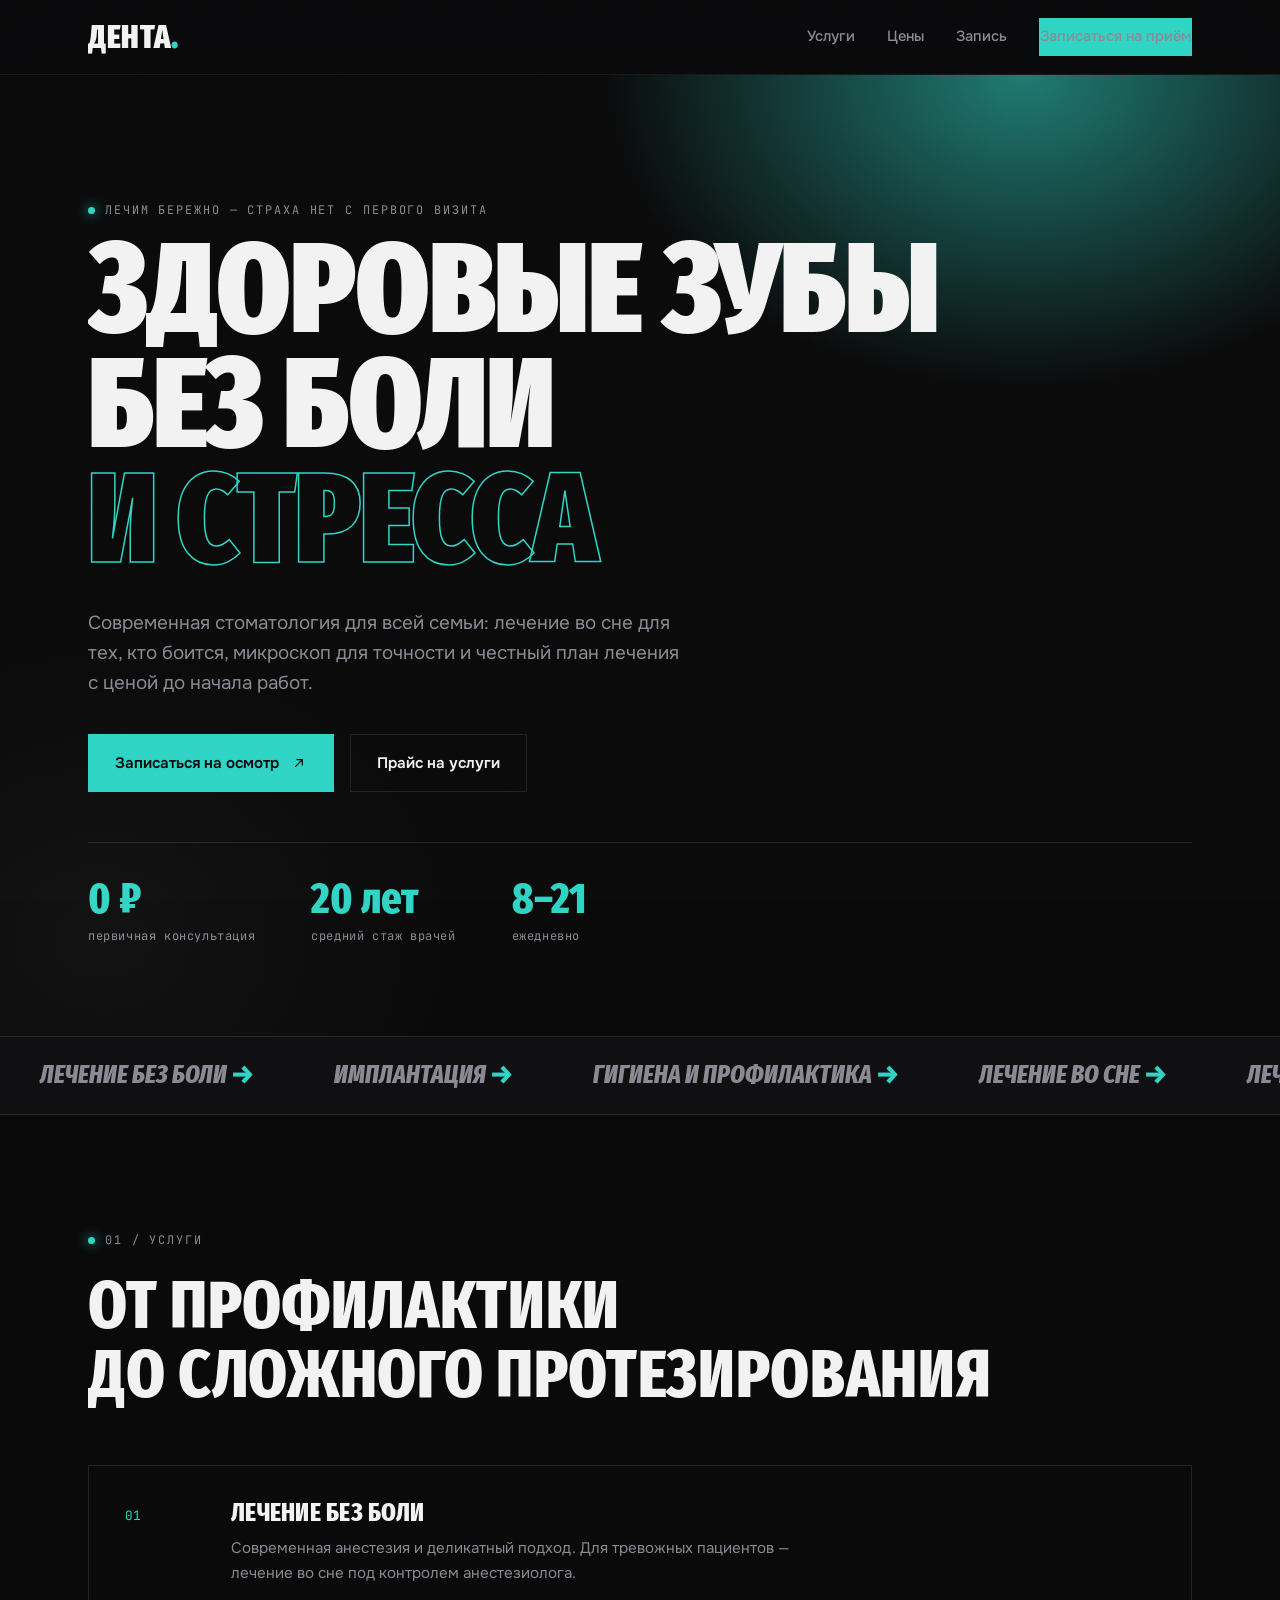
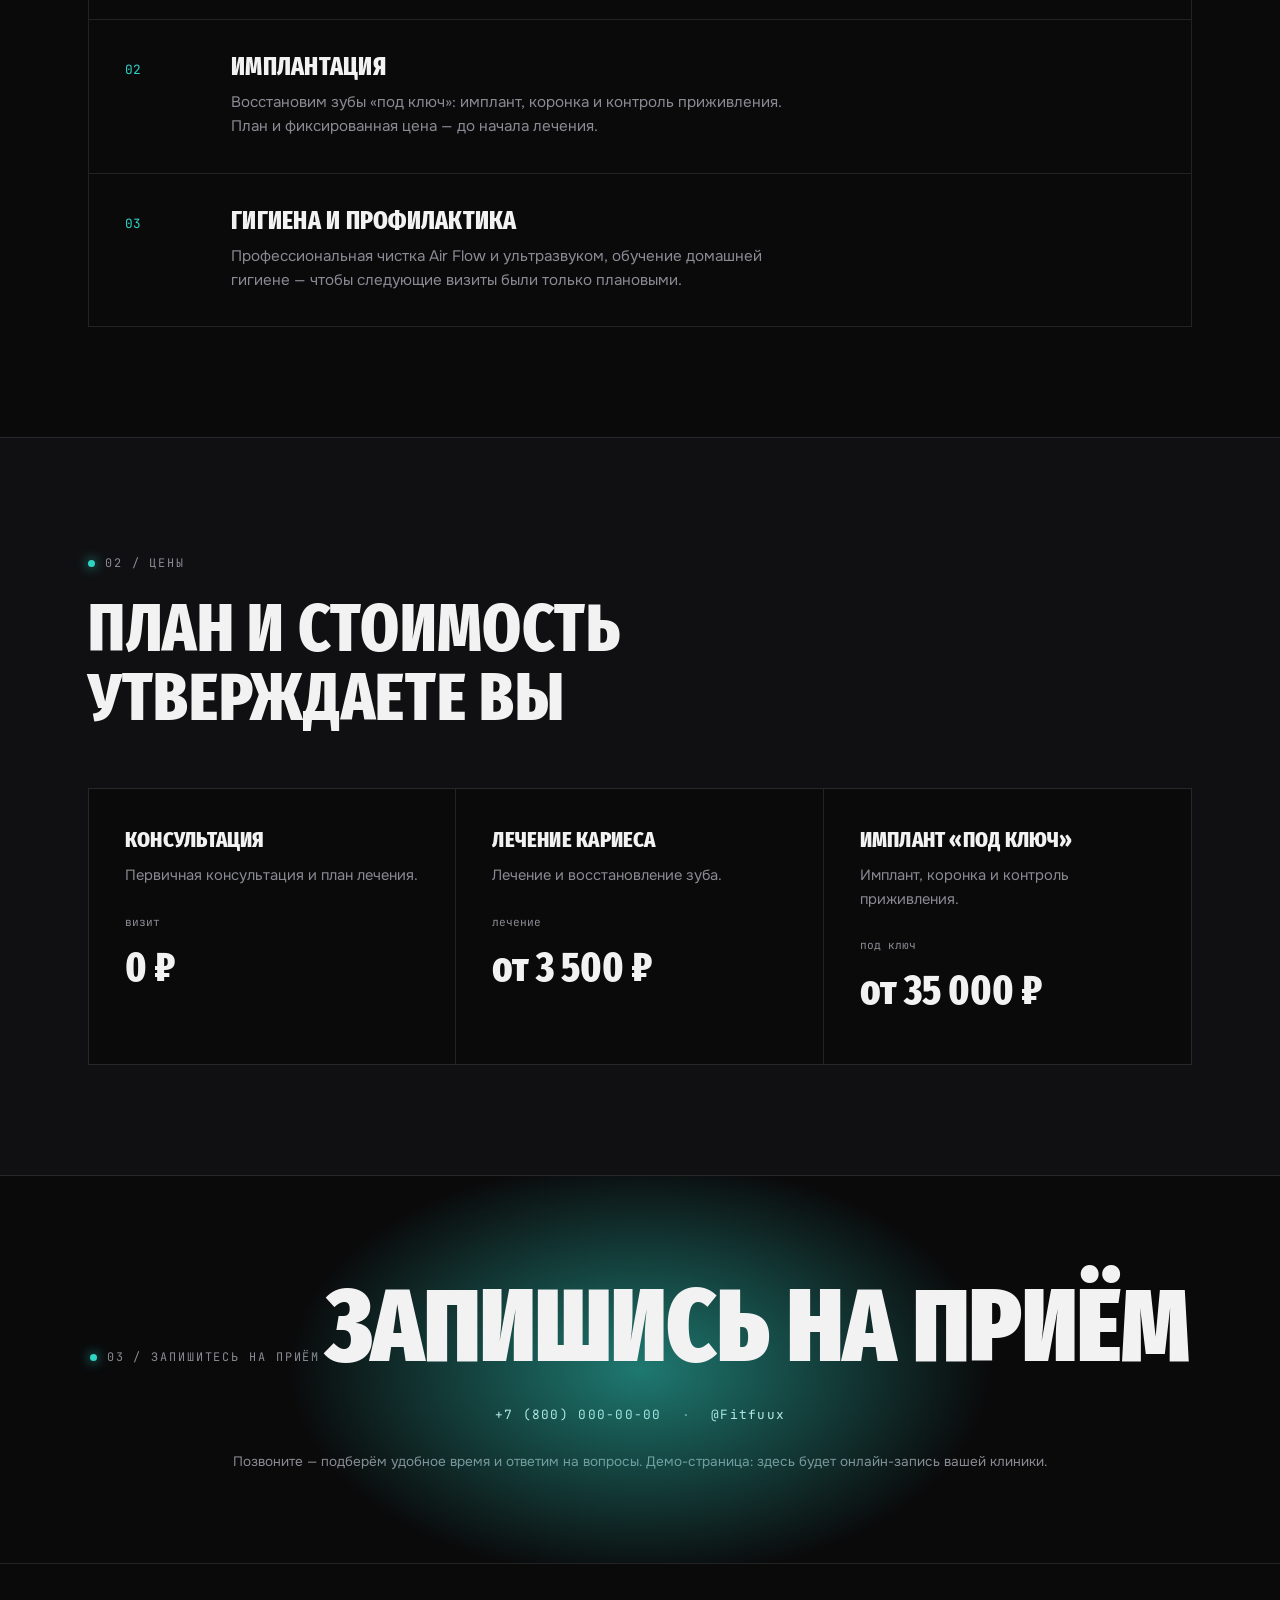
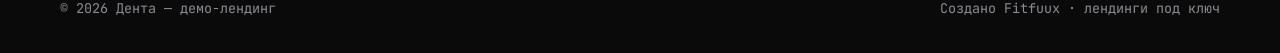
<file: dentist.html>
<!DOCTYPE html>
<html lang="ru">
<head>
  <meta charset="UTF-8">
  <meta name="viewport" content="width=device-width, initial-scale=1.0">
  <title>Стоматология «Дента» — демо-лендинг</title>
  <meta name="description" content="Лечение без боли и стресса. Демо-лендинг для стоматологии от Fitfuux.">
  <meta name="theme-color" content="#0a0a0b">
  <link rel="preconnect" href="https://fonts.googleapis.com">
  <link rel="preconnect" href="https://fonts.gstatic.com" crossorigin>
  <link rel="stylesheet" href="https://fonts.googleapis.com/css2?family=Fira+Sans+Extra+Condensed:ital,wght@0,500;0,600;0,700;0,800;0,900;1,700;1,800&family=JetBrains+Mono:wght@400;500;700&family=Onest:wght@400;500;600&display=swap">
  <style>
    :root{--bg:#0a0a0b;--bg-2:#101012;--line:rgba(255,255,255,.1);--line-soft:rgba(255,255,255,.06);--text:#f2f2f3;--muted:#8a8a93;--acid:#2fd4c4;--acid-dim:rgba(47,212,196,.55);--cond:"Fira Sans Extra Condensed","Arial Narrow",sans-serif;--mono:"JetBrains Mono",monospace;--body:"Onest",system-ui,sans-serif;--container:1160px;--ease:cubic-bezier(.22,1,.36,1)}
    *{margin:0;padding:0;box-sizing:border-box}html{scroll-behavior:smooth;overflow-x:hidden}body{background:var(--bg);color:var(--text);font-family:var(--body);font-size:17px;line-height:1.6;overflow-x:hidden;-webkit-font-smoothing:antialiased}
    .grain{position:fixed;inset:0;z-index:60;pointer-events:none;opacity:.06;mix-blend-mode:overlay;background-image:url("data:image/svg+xml,%3Csvg xmlns='http://www.w3.org/2000/svg' width='200' height='200'%3E%3Cfilter id='n'%3E%3CfeTurbulence type='fractalNoise' baseFrequency='.9' numOctaves='2'/%3E%3C/filter%3E%3Crect width='100%25' height='100%25' filter='url(%23n)'/%3E%3C/svg%3E");background-size:200px 200px}
    .container{max-width:var(--container);margin:0 auto;padding:0 28px}::selection{background:var(--acid);color:#0a0a0b}
    h1,h2,h3{font-family:var(--cond);font-weight:800;line-height:1.02;text-transform:uppercase;letter-spacing:.01em}
    .eyebrow{font-family:var(--mono);font-size:.74rem;letter-spacing:.16em;text-transform:uppercase;color:var(--muted);display:inline-flex;align-items:center;gap:10px;margin-bottom:22px}.eyebrow .dot{width:7px;height:7px;border-radius:50%;background:var(--acid);box-shadow:0 0 12px var(--acid);animation:pulse 2s infinite}@keyframes pulse{0%,100%{opacity:1}50%{opacity:.35}}
    .h-xl{font-size:clamp(2.4rem,6vw,4.2rem);margin-bottom:20px}.section{padding:110px 0;position:relative}.section__head{margin-bottom:56px}
    .btn{display:inline-flex;align-items:center;gap:12px;padding:16px 26px;font-family:var(--body);font-weight:600;font-size:.95rem;text-decoration:none;border:1px solid transparent;cursor:pointer;transition:transform .2s var(--ease),background .2s ease,color .2s ease,border-color .2s ease;position:relative;overflow:hidden}.btn .ico{width:16px;height:16px;flex-shrink:0;transition:transform .25s var(--ease)}.btn:hover .ico{transform:translateX(4px)}
    .btn--acid{background:var(--acid);color:#0a0a0b}.btn--acid:hover{transform:translateY(-2px);box-shadow:0 16px 40px var(--acid-dim)}.btn--ghost{border-color:var(--line);color:var(--text);background:transparent}.btn--ghost:hover{border-color:var(--acid);color:var(--acid);transform:translateY(-2px)}.btn--sm{padding:12px 20px;font-size:.88rem}.btn::before{content:"";position:absolute;top:0;left:-100%;width:60%;height:100%;background:linear-gradient(100deg,transparent,rgba(255,255,255,.35),transparent);transform:skewX(-20deg);animation:sheen 4.5s infinite}@keyframes sheen{0%,60%{left:-100%}100%{left:200%}}
    .site-header{position:sticky;top:0;z-index:50;background:rgba(10,10,11,.82);backdrop-filter:blur(16px);border-bottom:1px solid var(--line-soft)}.hdr-inner{display:flex;align-items:center;justify-content:space-between;min-height:74px;gap:24px}
    .logo{display:inline-flex;align-items:center;gap:12px;text-decoration:none;color:var(--text);line-height:1}.logo .fit{font-family:var(--cond);font-weight:900;text-transform:uppercase;font-size:2rem;letter-spacing:.02em;color:var(--text);transition:letter-spacing .3s var(--ease)}.logo .fit .x{color:var(--acid)}.logo:hover .fit{letter-spacing:.06em}
    .site-nav{display:flex;align-items:center;gap:32px}.site-nav>a{color:var(--muted);text-decoration:none;font-size:.92rem;font-weight:500;position:relative;padding:6px 0;transition:color .2s ease}.site-nav>a:hover{color:var(--text)}.site-nav>a::after{content:"";position:absolute;left:0;bottom:0;width:0;height:2px;background:var(--acid);transition:width .3s var(--ease)}.site-nav>a:hover::after{width:100%}.site-nav>a.btn::after{display:none}
    .burger{display:none;flex-direction:column;gap:6px;background:none;border:1px solid var(--line);padding:13px 12px;cursor:pointer;border-radius:4px}.burger i{width:22px;height:2px;background:var(--text);transition:transform .25s var(--ease),opacity .2s ease}.burger.is-open i:nth-child(1){transform:translateY(8px) rotate(45deg)}.burger.is-open i:nth-child(2){transform:translateY(0) rotate(-45deg)}
    .hero{position:relative;padding:120px 0 90px;overflow:hidden}.hero::before{content:"";position:absolute;inset:0;pointer-events:none;background:radial-gradient(700px 520px at 80% 0%,var(--acid-dim),transparent 60%),radial-gradient(600px 500px at 8% 90%,rgba(255,255,255,.035),transparent 60%)}
    .hero-type{font-family:var(--cond);font-weight:900;line-height:.9;text-transform:uppercase;font-size:clamp(3rem,10vw,8.2rem);letter-spacing:-.01em;margin:-10px 0 6px}.hero-type .t-line{display:block;overflow:hidden}.hero-type .t-line>span{display:inline-block;animation:rise 1s var(--ease) both}.hero-type .t-line--2{color:transparent;-webkit-text-stroke:1.5px var(--acid);margin-bottom:30px}@keyframes rise{from{transform:translateY(110%);opacity:0}to{transform:none;opacity:1}}
    .hero-sr{position:absolute;width:1px;height:1px;overflow:hidden;clip:rect(0 0 0 0);clip-path:inset(50%);white-space:nowrap}
    .hero-lead{color:var(--muted);font-size:clamp(1rem,1.7vw,1.18rem);max-width:600px;margin-bottom:36px}.hero-actions{display:flex;flex-wrap:wrap;gap:16px;margin-bottom:50px}
    .hero-stats{display:flex;flex-wrap:wrap;gap:56px;border-top:1px solid var(--line);padding-top:34px}.hero-stat dt{font-family:var(--cond);font-size:clamp(2rem,3.4vw,2.8rem);font-weight:800;color:var(--acid);line-height:1}.hero-stat dd{font-family:var(--mono);font-size:.75rem;color:var(--muted);margin-top:6px;letter-spacing:.05em}
    .ticker{border-top:1px solid var(--line);border-bottom:1px solid var(--line);background:var(--bg-2);overflow:hidden}.ticker__track{display:flex;width:max-content;white-space:nowrap;animation:tick 26s linear infinite;padding:18px 0}.ticker:hover .ticker__track{animation-play-state:paused}.ticker__track span{font-family:var(--cond);font-style:italic;font-weight:800;text-transform:uppercase;font-size:1.6rem;color:var(--muted);margin:0 40px}.ticker__track b{color:var(--acid);font-weight:900}@keyframes tick{to{transform:translateX(-50%)}}
    .cards{list-style:none;border:1px solid var(--line)}.card{display:grid;grid-template-columns:80px 1fr;gap:26px;padding:34px 36px;border-bottom:1px solid var(--line);align-items:start;transition:padding-left .3s var(--ease),background .3s ease}.card:last-child{border-bottom:none}.card:hover{padding-left:48px;background:var(--bg-2)}.card .n{font-family:var(--mono);font-size:.8rem;color:var(--acid);padding-top:6px}.card h3{font-size:1.6rem;margin-bottom:10px}.card p{color:var(--muted);font-size:.95rem;max-width:560px}
    .price-grid{display:grid;grid-template-columns:repeat(3,1fr);gap:0;border:1px solid var(--line)}.price-card{padding:40px 36px;border-right:1px solid var(--line);background:var(--bg);position:relative;transition:background .3s ease}.price-card:last-child{border-right:none}.price-card:hover{background:var(--bg-2)}.price-card h3{font-size:1.4rem;margin-bottom:12px}.price-card p{color:var(--muted);font-size:.92rem;margin-bottom:26px}.price-card .val{font-family:var(--cond);font-size:2.6rem;font-weight:800}.price-card .val small{font-family:var(--mono);font-size:.7rem;color:var(--muted);font-weight:400;display:block;margin-bottom:2px}.price-card::after{content:"";position:absolute;top:0;left:0;right:0;height:3px;background:var(--acid);transform:scaleX(0);transform-origin:left;transition:transform .4s var(--ease)}.price-card:hover::after{transform:scaleX(1)}
    .cta{text-align:center;padding:100px 0 90px;position:relative;overflow:hidden}.cta::before{content:"";position:absolute;inset:0;background:radial-gradient(500px 300px at 50% 50%,var(--acid-dim),transparent 70%)}.cta .big{display:inline-block;font-family:var(--cond);font-weight:900;text-transform:uppercase;font-size:clamp(2.6rem,8vw,6.5rem);color:var(--text);text-decoration:none;line-height:1;transition:color .3s ease;position:relative}.cta .big:hover{color:var(--acid)}.cta .big span{display:block}.cta .big-sub{font-family:var(--mono);font-size:.8rem;letter-spacing:.1em;color:var(--muted);margin-top:16px;display:flex;align-items:center;gap:20px;justify-content:center;flex-wrap:wrap}.cta .big-sub a{color:var(--text);text-decoration:none}.cta .big-sub a:hover{color:var(--acid)}
    .site-footer{border-top:1px solid var(--line)}.footer-inner{display:flex;align-items:center;justify-content:space-between;flex-wrap:wrap;gap:14px;color:var(--muted);font-size:.84rem;font-family:var(--mono);padding:34px 0}.footer-inner a{color:var(--muted);text-decoration:none}.footer-inner a:hover{color:var(--acid)}
    .reveal{opacity:0;transform:translateY(44px);transition:opacity .8s var(--ease),transform .8s var(--ease)}.reveal.in{opacity:1;transform:none}[data-delay="1"]{transition-delay:.1s}[data-delay="2"]{transition-delay:.2s}[data-delay="3"]{transition-delay:.3s}
    @media(max-width:960px){.burger{display:flex}.site-nav{position:absolute;top:74px;left:0;right:0;flex-direction:column;align-items:stretch;gap:0;background:var(--bg-2);border-bottom:1px solid var(--line);padding:16px 28px 24px;transform:translateY(-10px);opacity:0;pointer-events:none;transition:opacity .3s ease,transform .3s var(--ease)}.site-nav.is-open{opacity:1;pointer-events:auto;transform:none}.site-nav>a{padding:14px 0;border-bottom:1px solid var(--line-soft);font-size:1rem}.site-nav>a.btn{margin-top:18px;text-align:center;border-bottom:none;justify-content:center}.hero{padding:70px 0 70px}.hero-stats{gap:28px}.card{grid-template-columns:1fr;gap:10px;padding:28px}.price-grid{grid-template-columns:1fr}.price-card{border-right:none;border-bottom:1px solid var(--line)}.price-card:last-child{border-bottom:none}.section{padding:80px 0}}
    @media(prefers-reduced-motion:reduce){html{scroll-behavior:auto}*,*::before,*::after{animation:none!important;transition-duration:.01ms!important}.reveal{opacity:1;transform:none}}
  </style>
</head>
<body>
<div class="grain" aria-hidden="true"></div>
<header class="site-header">
  <div class="container hdr-inner">
    <a class="logo" href="#top"><span class="fit">Дента<span class="x">.</span></span></a>
    <button class="burger" type="button" aria-label="Открыть меню" aria-expanded="false"><i></i><i></i></button>
    <nav class="site-nav">
      <a href="#services">Услуги</a><a href="#prices">Цены</a><a href="#contact">Запись</a>
      <a class="btn btn--acid btn--sm" href="#contact">Записаться на приём</a>
    </nav>
  </div>
</header>
<main id="top">
  <section class="hero">
    <div class="container">
      <p class="eyebrow"><span class="dot"></span>Лечим бережно — страха нет с первого визита</p>
      <div class="hero-type">
        <span class="t-line"><span style="animation-delay:.05s">Здоровые зубы</span></span>
        <span class="t-line"><span style="animation-delay:.15s">без боли</span></span>
        <span class="t-line t-line--2"><span style="animation-delay:.25s">и стресса</span></span>
      </div>
      <h1 class="hero-sr">Стоматология «Дента» — лечение без боли и стресса</h1>
      <p class="hero-lead">Современная стоматология для всей семьи: лечение во сне для тех, кто боится, микроскоп для точности и честный план лечения с ценой до начала работ.</p>
      <div class="hero-actions">
        <a class="btn btn--acid" href="#contact">Записаться на осмотр <svg class="ico" viewBox="0 0 24 24" aria-hidden="true"><path d="M7 17 17 7M9 7h8v8" fill="none" stroke="currentColor" stroke-width="1.8" stroke-linecap="square"/></svg></a>
        <a class="btn btn--ghost" href="#prices">Прайс на услуги</a>
      </div>
      <dl class="hero-stats">
        <div class="hero-stat"><dt>0 ₽</dt><dd>первичная консультация</dd></div>
        <div class="hero-stat"><dt>20 лет</dt><dd>средний стаж врачей</dd></div>
        <div class="hero-stat"><dt>8–21</dt><dd>ежедневно</dd></div>
      </dl>
    </div>
  </section>
  <div class="ticker" aria-hidden="true">
    <div class="ticker__track">
      <span>Лечение без боли<b> →</b></span><span>Имплантация<b> →</b></span><span>Гигиена и профилактика<b> →</b></span><span>Лечение во сне<b> →</b></span>
      <span>Лечение без боли<b> →</b></span><span>Имплантация<b> →</b></span><span>Гигиена и профилактика<b> →</b></span><span>Лечение во сне<b> →</b></span>
    </div>
  </div>
  <section class="section" id="services">
    <div class="container">
      <div class="section__head">
        <p class="eyebrow reveal"><span class="dot"></span>01 / Услуги</p>
        <h2 class="h-xl reveal" data-delay="1">От профилактики<br>до сложного протезирования</h2>
      </div>
      <ol class="cards">
        <li class="card reveal"><span class="n">01</span><div><h3>Лечение без боли</h3><p>Современная анестезия и деликатный подход. Для тревожных пациентов — лечение во сне под контролем анестезиолога.</p></div></li>
        <li class="card reveal" data-delay="1"><span class="n">02</span><div><h3>Имплантация</h3><p>Восстановим зубы «под ключ»: имплант, коронка и контроль приживления. План и фиксированная цена — до начала лечения.</p></div></li>
        <li class="card reveal" data-delay="2"><span class="n">03</span><div><h3>Гигиена и профилактика</h3><p>Профессиональная чистка Air Flow и ультразвуком, обучение домашней гигиене — чтобы следующие визиты были только плановыми.</p></div></li>
      </ol>
    </div>
  </section>
  <section class="section" id="prices" style="background:var(--bg-2);border-top:1px solid var(--line);border-bottom:1px solid var(--line)">
    <div class="container">
      <div class="section__head">
        <p class="eyebrow reveal"><span class="dot"></span>02 / Цены</p>
        <h2 class="h-xl reveal" data-delay="1">План и стоимость<br>утверждаете вы</h2>
      </div>
      <div class="price-grid">
        <div class="price-card reveal" data-delay="1"><h3>Консультация</h3><p>Первичная консультация и план лечения.</p><div class="val"><small>визит</small>0 ₽</div></div>
        <div class="price-card reveal" data-delay="2"><h3>Лечение кариеса</h3><p>Лечение и восстановление зуба.</p><div class="val"><small>лечение</small>от 3 500 ₽</div></div>
        <div class="price-card reveal" data-delay="3"><h3>Имплант «под ключ»</h3><p>Имплант, коронка и контроль приживления.</p><div class="val"><small>под ключ</small>от 35 000 ₽</div></div>
      </div>
    </div>
  </section>
  <section class="cta" id="contact">
    <div class="container">
      <p class="eyebrow"><span class="dot"></span>03 / Запишитесь на приём</p>
      <a class="big" href="tel:+78000000000"><span>Запишись на приём</span></a>
      <p class="big-sub">
        <a href="tel:+78000000000">+7 (800) 000-00-00</a>
        <span>·</span>
        <a href="https://t.me/Fitfuux">@Fitfuux</a>
      </p>
      <p style="color:var(--muted);font-size:.85rem;margin-top:26px">Позвоните — подберём удобное время и ответим на вопросы. Демо-страница: здесь будет онлайн-запись вашей клиники.</p>
    </div>
  </section>
</main>
<footer class="site-footer">
  <div class="container footer-inner">
    <p>© <span class="year">2026</span> Дента — демо-лендинг</p>
    <p>Создано <a href="https://lecalecaleca228-cmyk.github.io/landing/#contact">Fitfuux</a> · лендинги под ключ</p>
  </div>
</footer>
<script>
(function(){var rm=window.matchMedia("(prefers-reduced-motion: reduce)").matches;var b=document.querySelector(".burger"),n=document.querySelector(".site-nav");b.addEventListener("click",function(){var o=n.classList.toggle("is-open");b.classList.toggle("is-open",o);b.setAttribute("aria-expanded",String(o))});n.querySelectorAll("a").forEach(function(l){l.addEventListener("click",function(){n.classList.remove("is-open");b.classList.remove("is-open");b.setAttribute("aria-expanded","false")})});var r=document.querySelectorAll(".reveal");function on(){r.forEach(function(e){e.classList.add("in")})}if("IntersectionObserver" in window&&!rm){var io=new IntersectionObserver(function(en){en.forEach(function(e){if(e.isIntersecting){e.target.classList.add("in");io.unobserve(e.target)}})},{threshold:.15});r.forEach(function(e){io.observe(e)})}else{on()}document.querySelector(".year").textContent=new Date().getFullYear()})();
</script>
</body>
</html>
</file>
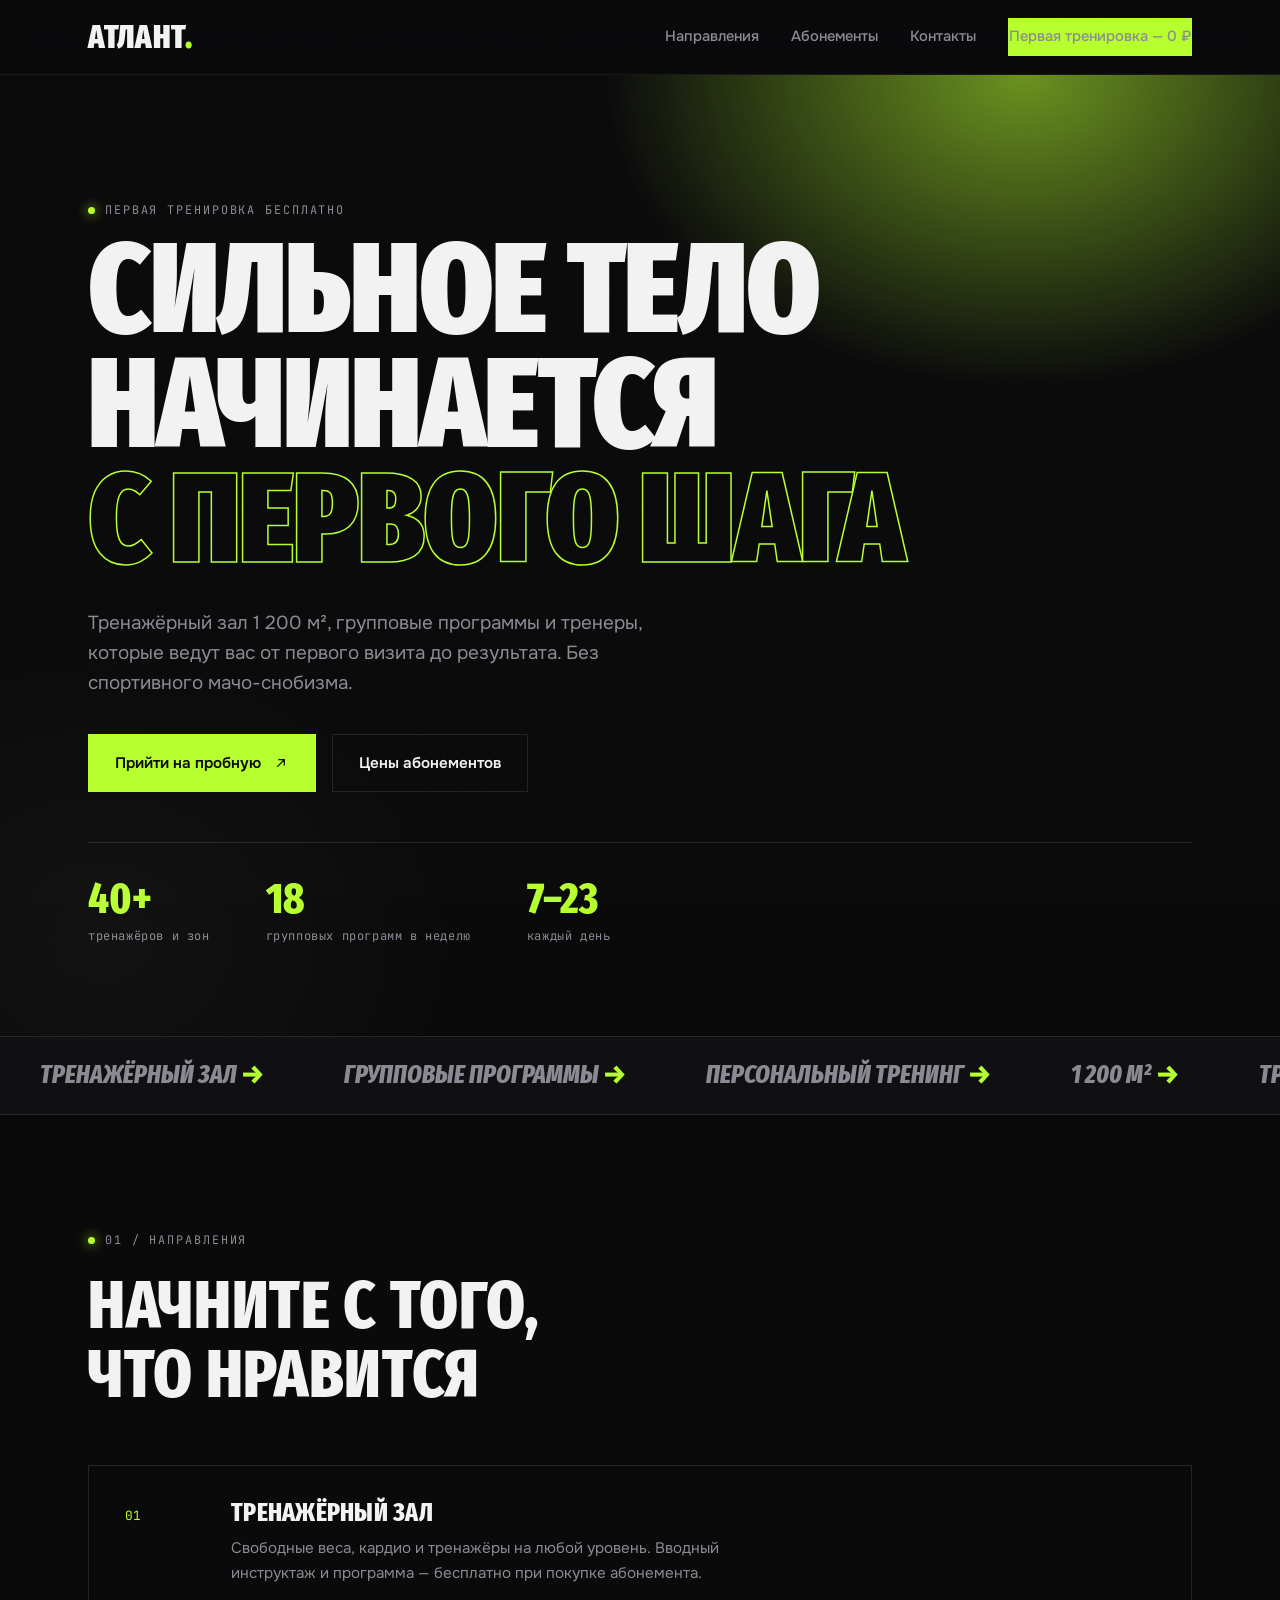
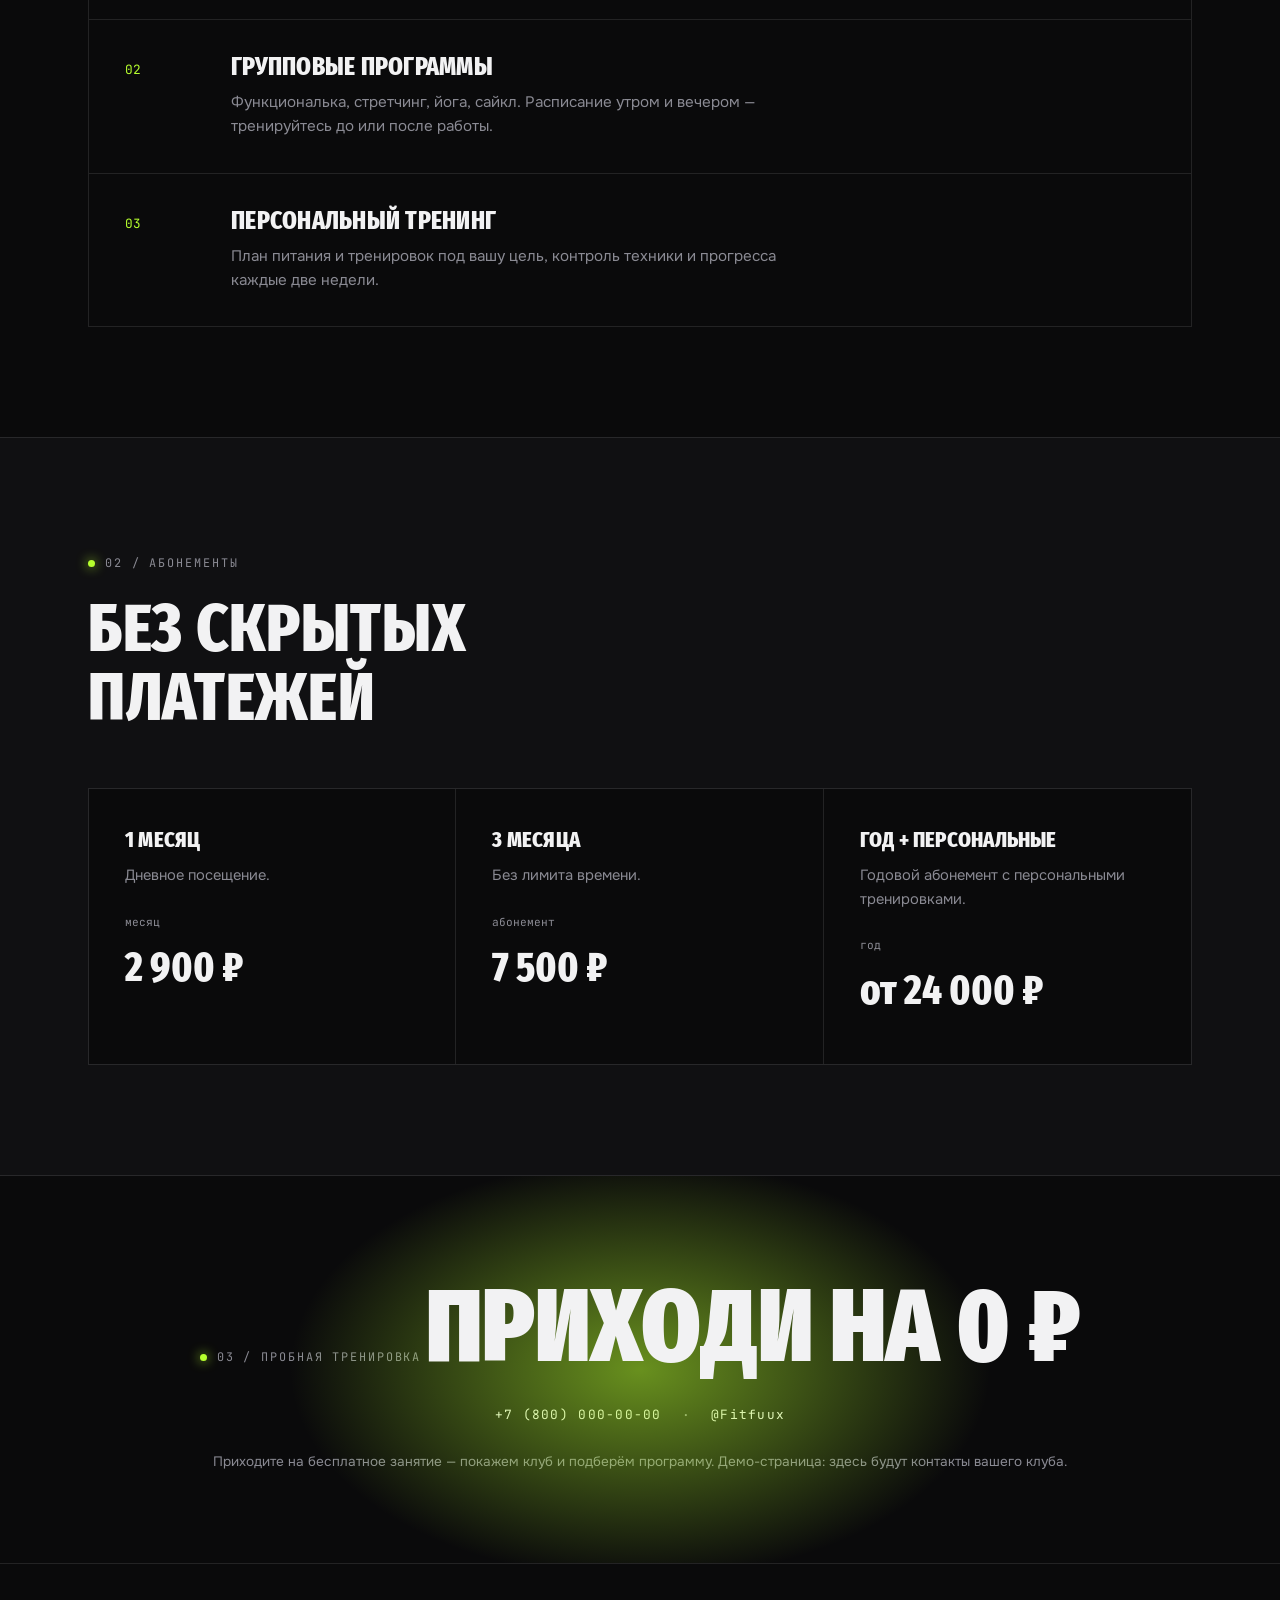
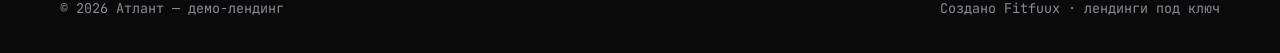
<file: fitness.html>
<!DOCTYPE html>
<html lang="ru">
<head>
  <meta charset="UTF-8">
  <meta name="viewport" content="width=device-width, initial-scale=1.0">
  <title>Фитнес-клуб «Атлант» — демо-лендинг</title>
  <meta name="description" content="Тренажёрный зал, групповые программы и тренеры. Демо-лендинг для фитнес-клуба от Fitfuux.">
  <meta name="theme-color" content="#0a0a0b">
  <link rel="preconnect" href="https://fonts.googleapis.com">
  <link rel="preconnect" href="https://fonts.gstatic.com" crossorigin>
  <link rel="stylesheet" href="https://fonts.googleapis.com/css2?family=Fira+Sans+Extra+Condensed:ital,wght@0,500;0,600;0,700;0,800;0,900;1,700;1,800&family=JetBrains+Mono:wght@400;500;700&family=Onest:wght@400;500;600&display=swap">
  <style>
    :root{--bg:#0a0a0b;--bg-2:#101012;--line:rgba(255,255,255,.1);--line-soft:rgba(255,255,255,.06);--text:#f2f2f3;--muted:#8a8a93;--acid:#b6ff2e;--acid-dim:rgba(182,255,46,.55);--cond:"Fira Sans Extra Condensed","Arial Narrow",sans-serif;--mono:"JetBrains Mono",monospace;--body:"Onest",system-ui,sans-serif;--container:1160px;--ease:cubic-bezier(.22,1,.36,1)}
    *{margin:0;padding:0;box-sizing:border-box}html{scroll-behavior:smooth;overflow-x:hidden}body{background:var(--bg);color:var(--text);font-family:var(--body);font-size:17px;line-height:1.6;overflow-x:hidden;-webkit-font-smoothing:antialiased}
    .grain{position:fixed;inset:0;z-index:60;pointer-events:none;opacity:.06;mix-blend-mode:overlay;background-image:url("data:image/svg+xml,%3Csvg xmlns='http://www.w3.org/2000/svg' width='200' height='200'%3E%3Cfilter id='n'%3E%3CfeTurbulence type='fractalNoise' baseFrequency='.9' numOctaves='2'/%3E%3C/filter%3E%3Crect width='100%25' height='100%25' filter='url(%23n)'/%3E%3C/svg%3E");background-size:200px 200px}
    .container{max-width:var(--container);margin:0 auto;padding:0 28px}::selection{background:var(--acid);color:#0a0a0b}
    h1,h2,h3{font-family:var(--cond);font-weight:800;line-height:1.02;text-transform:uppercase;letter-spacing:.01em}
    .eyebrow{font-family:var(--mono);font-size:.74rem;letter-spacing:.16em;text-transform:uppercase;color:var(--muted);display:inline-flex;align-items:center;gap:10px;margin-bottom:22px}.eyebrow .dot{width:7px;height:7px;border-radius:50%;background:var(--acid);box-shadow:0 0 12px var(--acid);animation:pulse 2s infinite}@keyframes pulse{0%,100%{opacity:1}50%{opacity:.35}}
    .h-xl{font-size:clamp(2.4rem,6vw,4.2rem);margin-bottom:20px}.section{padding:110px 0;position:relative}.section__head{margin-bottom:56px}
    .btn{display:inline-flex;align-items:center;gap:12px;padding:16px 26px;font-family:var(--body);font-weight:600;font-size:.95rem;text-decoration:none;border:1px solid transparent;cursor:pointer;transition:transform .2s var(--ease),background .2s ease,color .2s ease,border-color .2s ease;position:relative;overflow:hidden}.btn .ico{width:16px;height:16px;flex-shrink:0;transition:transform .25s var(--ease)}.btn:hover .ico{transform:translateX(4px)}
    .btn--acid{background:var(--acid);color:#0a0a0b}.btn--acid:hover{transform:translateY(-2px);box-shadow:0 16px 40px var(--acid-dim)}.btn--ghost{border-color:var(--line);color:var(--text);background:transparent}.btn--ghost:hover{border-color:var(--acid);color:var(--acid);transform:translateY(-2px)}.btn--sm{padding:12px 20px;font-size:.88rem}.btn::before{content:"";position:absolute;top:0;left:-100%;width:60%;height:100%;background:linear-gradient(100deg,transparent,rgba(255,255,255,.35),transparent);transform:skewX(-20deg);animation:sheen 4.5s infinite}@keyframes sheen{0%,60%{left:-100%}100%{left:200%}}
    .site-header{position:sticky;top:0;z-index:50;background:rgba(10,10,11,.82);backdrop-filter:blur(16px);border-bottom:1px solid var(--line-soft)}.hdr-inner{display:flex;align-items:center;justify-content:space-between;min-height:74px;gap:24px}
    .logo{display:inline-flex;align-items:center;gap:12px;text-decoration:none;color:var(--text);line-height:1}.logo .fit{font-family:var(--cond);font-weight:900;text-transform:uppercase;font-size:2rem;letter-spacing:.02em;color:var(--text);transition:letter-spacing .3s var(--ease)}.logo .fit .x{color:var(--acid)}.logo:hover .fit{letter-spacing:.06em}
    .site-nav{display:flex;align-items:center;gap:32px}.site-nav>a{color:var(--muted);text-decoration:none;font-size:.92rem;font-weight:500;position:relative;padding:6px 0;transition:color .2s ease}.site-nav>a:hover{color:var(--text)}.site-nav>a::after{content:"";position:absolute;left:0;bottom:0;width:0;height:2px;background:var(--acid);transition:width .3s var(--ease)}.site-nav>a:hover::after{width:100%}.site-nav>a.btn::after{display:none}
    .burger{display:none;flex-direction:column;gap:6px;background:none;border:1px solid var(--line);padding:13px 12px;cursor:pointer;border-radius:4px}.burger i{width:22px;height:2px;background:var(--text);transition:transform .25s var(--ease),opacity .2s ease}.burger.is-open i:nth-child(1){transform:translateY(8px) rotate(45deg)}.burger.is-open i:nth-child(2){transform:translateY(0) rotate(-45deg)}
    .hero{position:relative;padding:120px 0 90px;overflow:hidden}.hero::before{content:"";position:absolute;inset:0;pointer-events:none;background:radial-gradient(700px 520px at 80% 0%,var(--acid-dim),transparent 60%),radial-gradient(600px 500px at 8% 90%,rgba(255,255,255,.035),transparent 60%)}
    .hero-type{font-family:var(--cond);font-weight:900;line-height:.9;text-transform:uppercase;font-size:clamp(3rem,10vw,8.2rem);letter-spacing:-.01em;margin:-10px 0 6px}.hero-type .t-line{display:block;overflow:hidden}.hero-type .t-line>span{display:inline-block;animation:rise 1s var(--ease) both}.hero-type .t-line--2{color:transparent;-webkit-text-stroke:1.5px var(--acid);margin-bottom:30px}@keyframes rise{from{transform:translateY(110%);opacity:0}to{transform:none;opacity:1}}
    .hero-sr{position:absolute;width:1px;height:1px;overflow:hidden;clip:rect(0 0 0 0);clip-path:inset(50%);white-space:nowrap}
    .hero-lead{color:var(--muted);font-size:clamp(1rem,1.7vw,1.18rem);max-width:600px;margin-bottom:36px}.hero-actions{display:flex;flex-wrap:wrap;gap:16px;margin-bottom:50px}
    .hero-stats{display:flex;flex-wrap:wrap;gap:56px;border-top:1px solid var(--line);padding-top:34px}.hero-stat dt{font-family:var(--cond);font-size:clamp(2rem,3.4vw,2.8rem);font-weight:800;color:var(--acid);line-height:1}.hero-stat dd{font-family:var(--mono);font-size:.75rem;color:var(--muted);margin-top:6px;letter-spacing:.05em}
    .ticker{border-top:1px solid var(--line);border-bottom:1px solid var(--line);background:var(--bg-2);overflow:hidden}.ticker__track{display:flex;width:max-content;white-space:nowrap;animation:tick 22s linear infinite;padding:18px 0}.ticker:hover .ticker__track{animation-play-state:paused}.ticker__track span{font-family:var(--cond);font-style:italic;font-weight:800;text-transform:uppercase;font-size:1.6rem;color:var(--muted);margin:0 40px}.ticker__track b{color:var(--acid);font-weight:900}@keyframes tick{to{transform:translateX(-50%)}}
    .cards{list-style:none;border:1px solid var(--line)}.card{display:grid;grid-template-columns:80px 1fr;gap:26px;padding:34px 36px;border-bottom:1px solid var(--line);align-items:start;transition:padding-left .3s var(--ease),background .3s ease}.card:last-child{border-bottom:none}.card:hover{padding-left:48px;background:var(--bg-2)}.card .n{font-family:var(--mono);font-size:.8rem;color:var(--acid);padding-top:6px}.card h3{font-size:1.6rem;margin-bottom:10px}.card p{color:var(--muted);font-size:.95rem;max-width:560px}
    .price-grid{display:grid;grid-template-columns:repeat(3,1fr);gap:0;border:1px solid var(--line)}.price-card{padding:40px 36px;border-right:1px solid var(--line);background:var(--bg);position:relative;transition:background .3s ease}.price-card:last-child{border-right:none}.price-card:hover{background:var(--bg-2)}.price-card h3{font-size:1.4rem;margin-bottom:12px}.price-card p{color:var(--muted);font-size:.92rem;margin-bottom:26px}.price-card .val{font-family:var(--cond);font-size:2.6rem;font-weight:800}.price-card .val small{font-family:var(--mono);font-size:.7rem;color:var(--muted);font-weight:400;display:block;margin-bottom:2px}.price-card::after{content:"";position:absolute;top:0;left:0;right:0;height:3px;background:var(--acid);transform:scaleX(0);transform-origin:left;transition:transform .4s var(--ease)}.price-card:hover::after{transform:scaleX(1)}
    .cta{text-align:center;padding:100px 0 90px;position:relative;overflow:hidden}.cta::before{content:"";position:absolute;inset:0;background:radial-gradient(500px 300px at 50% 50%,var(--acid-dim),transparent 70%)}.cta .big{display:inline-block;font-family:var(--cond);font-weight:900;text-transform:uppercase;font-size:clamp(2.6rem,8vw,6.5rem);color:var(--text);text-decoration:none;line-height:1;transition:color .3s ease;position:relative}.cta .big:hover{color:var(--acid)}.cta .big span{display:block}.cta .big-sub{font-family:var(--mono);font-size:.8rem;letter-spacing:.1em;color:var(--muted);margin-top:16px;display:flex;align-items:center;gap:20px;justify-content:center;flex-wrap:wrap}.cta .big-sub a{color:var(--text);text-decoration:none}.cta .big-sub a:hover{color:var(--acid)}
    .site-footer{border-top:1px solid var(--line)}.footer-inner{display:flex;align-items:center;justify-content:space-between;flex-wrap:wrap;gap:14px;color:var(--muted);font-size:.84rem;font-family:var(--mono);padding:34px 0}.footer-inner a{color:var(--muted);text-decoration:none}.footer-inner a:hover{color:var(--acid)}
    .reveal{opacity:0;transform:translateY(44px);transition:opacity .8s var(--ease),transform .8s var(--ease)}.reveal.in{opacity:1;transform:none}[data-delay="1"]{transition-delay:.1s}[data-delay="2"]{transition-delay:.2s}[data-delay="3"]{transition-delay:.3s}
    @media(max-width:960px){.burger{display:flex}.site-nav{position:absolute;top:74px;left:0;right:0;flex-direction:column;align-items:stretch;gap:0;background:var(--bg-2);border-bottom:1px solid var(--line);padding:16px 28px 24px;transform:translateY(-10px);opacity:0;pointer-events:none;transition:opacity .3s ease,transform .3s var(--ease)}.site-nav.is-open{opacity:1;pointer-events:auto;transform:none}.site-nav>a{padding:14px 0;border-bottom:1px solid var(--line-soft);font-size:1rem}.site-nav>a.btn{margin-top:18px;text-align:center;border-bottom:none;justify-content:center}.hero{padding:70px 0 70px}.hero-stats{gap:28px}.card{grid-template-columns:1fr;gap:10px;padding:28px}.price-grid{grid-template-columns:1fr}.price-card{border-right:none;border-bottom:1px solid var(--line)}.price-card:last-child{border-bottom:none}.section{padding:80px 0}}
    @media(prefers-reduced-motion:reduce){html{scroll-behavior:auto}*,*::before,*::after{animation:none!important;transition-duration:.01ms!important}.reveal{opacity:1;transform:none}}
  </style>
</head>
<body>
<div class="grain" aria-hidden="true"></div>
<header class="site-header">
  <div class="container hdr-inner">
    <a class="logo" href="#top"><span class="fit">Атлант<span class="x">.</span></span></a>
    <button class="burger" type="button" aria-label="Открыть меню" aria-expanded="false"><i></i><i></i></button>
    <nav class="site-nav">
      <a href="#services">Направления</a><a href="#prices">Абонементы</a><a href="#contact">Контакты</a>
      <a class="btn btn--acid btn--sm" href="#contact">Первая тренировка — 0 ₽</a>
    </nav>
  </div>
</header>
<main id="top">
  <section class="hero">
    <div class="container">
      <p class="eyebrow"><span class="dot"></span>Первая тренировка бесплатно</p>
      <div class="hero-type">
        <span class="t-line"><span style="animation-delay:.05s">Сильное тело</span></span>
        <span class="t-line"><span style="animation-delay:.15s">начинается</span></span>
        <span class="t-line t-line--2"><span style="animation-delay:.25s">с первого шага</span></span>
      </div>
      <h1 class="hero-sr">Фитнес-клуб «Атлант» — первая тренировка бесплатно</h1>
      <p class="hero-lead">Тренажёрный зал 1 200 м², групповые программы и тренеры, которые ведут вас от первого визита до результата. Без спортивного мачо-снобизма.</p>
      <div class="hero-actions">
        <a class="btn btn--acid" href="#contact">Прийти на пробную <svg class="ico" viewBox="0 0 24 24" aria-hidden="true"><path d="M7 17 17 7M9 7h8v8" fill="none" stroke="currentColor" stroke-width="1.8" stroke-linecap="square"/></svg></a>
        <a class="btn btn--ghost" href="#prices">Цены абонементов</a>
      </div>
      <dl class="hero-stats">
        <div class="hero-stat"><dt>40+</dt><dd>тренажёров и зон</dd></div>
        <div class="hero-stat"><dt>18</dt><dd>групповых программ в неделю</dd></div>
        <div class="hero-stat"><dt>7–23</dt><dd>каждый день</dd></div>
      </dl>
    </div>
  </section>
  <div class="ticker" aria-hidden="true">
    <div class="ticker__track">
      <span>Тренажёрный зал<b> →</b></span><span>Групповые программы<b> →</b></span><span>Персональный тренинг<b> →</b></span><span>1 200 м²<b> →</b></span>
      <span>Тренажёрный зал<b> →</b></span><span>Групповые программы<b> →</b></span><span>Персональный тренинг<b> →</b></span><span>1 200 м²<b> →</b></span>
    </div>
  </div>
  <section class="section" id="services">
    <div class="container">
      <div class="section__head">
        <p class="eyebrow reveal"><span class="dot"></span>01 / Направления</p>
        <h2 class="h-xl reveal" data-delay="1">Начните с того,<br>что нравится</h2>
      </div>
      <ol class="cards">
        <li class="card reveal"><span class="n">01</span><div><h3>Тренажёрный зал</h3><p>Свободные веса, кардио и тренажёры на любой уровень. Вводный инструктаж и программа — бесплатно при покупке абонемента.</p></div></li>
        <li class="card reveal" data-delay="1"><span class="n">02</span><div><h3>Групповые программы</h3><p>Функциональка, стретчинг, йога, сайкл. Расписание утром и вечером — тренируйтесь до или после работы.</p></div></li>
        <li class="card reveal" data-delay="2"><span class="n">03</span><div><h3>Персональный тренинг</h3><p>План питания и тренировок под вашу цель, контроль техники и прогресса каждые две недели.</p></div></li>
      </ol>
    </div>
  </section>
  <section class="section" id="prices" style="background:var(--bg-2);border-top:1px solid var(--line);border-bottom:1px solid var(--line)">
    <div class="container">
      <div class="section__head">
        <p class="eyebrow reveal"><span class="dot"></span>02 / Абонементы</p>
        <h2 class="h-xl reveal" data-delay="1">Без скрытых<br>платежей</h2>
      </div>
      <div class="price-grid">
        <div class="price-card reveal" data-delay="1"><h3>1 месяц</h3><p>Дневное посещение.</p><div class="val"><small>месяц</small>2 900 ₽</div></div>
        <div class="price-card reveal" data-delay="2"><h3>3 месяца</h3><p>Без лимита времени.</p><div class="val"><small>абонемент</small>7 500 ₽</div></div>
        <div class="price-card reveal" data-delay="3"><h3>Год + персональные</h3><p>Годовой абонемент с персональными тренировками.</p><div class="val"><small>год</small>от 24 000 ₽</div></div>
      </div>
    </div>
  </section>
  <section class="cta" id="contact">
    <div class="container">
      <p class="eyebrow"><span class="dot"></span>03 / Пробная тренировка</p>
      <a class="big" href="tel:+78000000000"><span>Приходи на 0 ₽</span></a>
      <p class="big-sub">
        <a href="tel:+78000000000">+7 (800) 000-00-00</a>
        <span>·</span>
        <a href="https://t.me/Fitfuux">@Fitfuux</a>
      </p>
      <p style="color:var(--muted);font-size:.85rem;margin-top:26px">Приходите на бесплатное занятие — покажем клуб и подберём программу. Демо-страница: здесь будут контакты вашего клуба.</p>
    </div>
  </section>
</main>
<footer class="site-footer">
  <div class="container footer-inner">
    <p>© <span class="year">2026</span> Атлант — демо-лендинг</p>
    <p>Создано <a href="https://lecalecaleca228-cmyk.github.io/landing/#contact">Fitfuux</a> · лендинги под ключ</p>
  </div>
</footer>
<script>
(function(){var rm=window.matchMedia("(prefers-reduced-motion: reduce)").matches;var b=document.querySelector(".burger"),n=document.querySelector(".site-nav");b.addEventListener("click",function(){var o=n.classList.toggle("is-open");b.classList.toggle("is-open",o);b.setAttribute("aria-expanded",String(o))});n.querySelectorAll("a").forEach(function(l){l.addEventListener("click",function(){n.classList.remove("is-open");b.classList.remove("is-open");b.setAttribute("aria-expanded","false")})});var r=document.querySelectorAll(".reveal");function on(){r.forEach(function(e){e.classList.add("in")})}if("IntersectionObserver" in window&&!rm){var io=new IntersectionObserver(function(en){en.forEach(function(e){if(e.isIntersecting){e.target.classList.add("in");io.unobserve(e.target)}})},{threshold:.15});r.forEach(function(e){io.observe(e)})}else{on()}document.querySelector(".year").textContent=new Date().getFullYear()})();
</script>
</body>
</html>
</file>
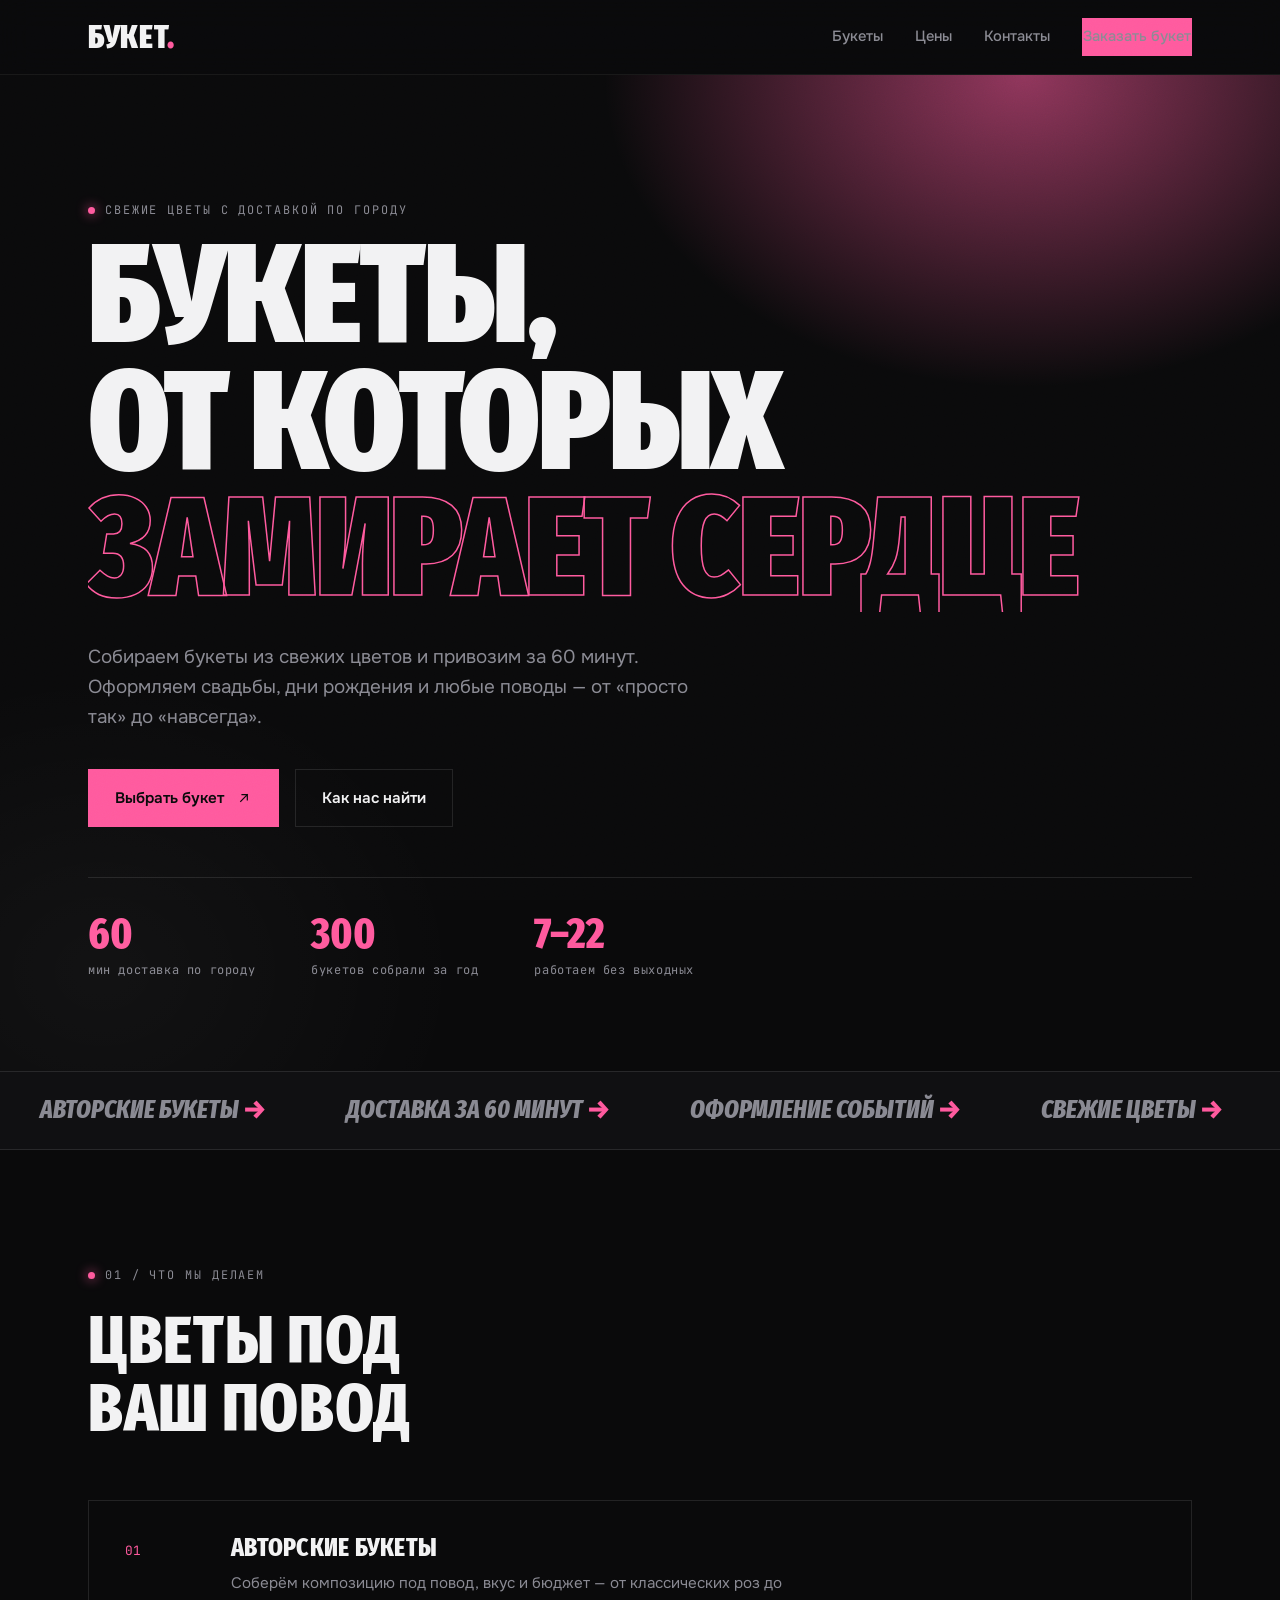
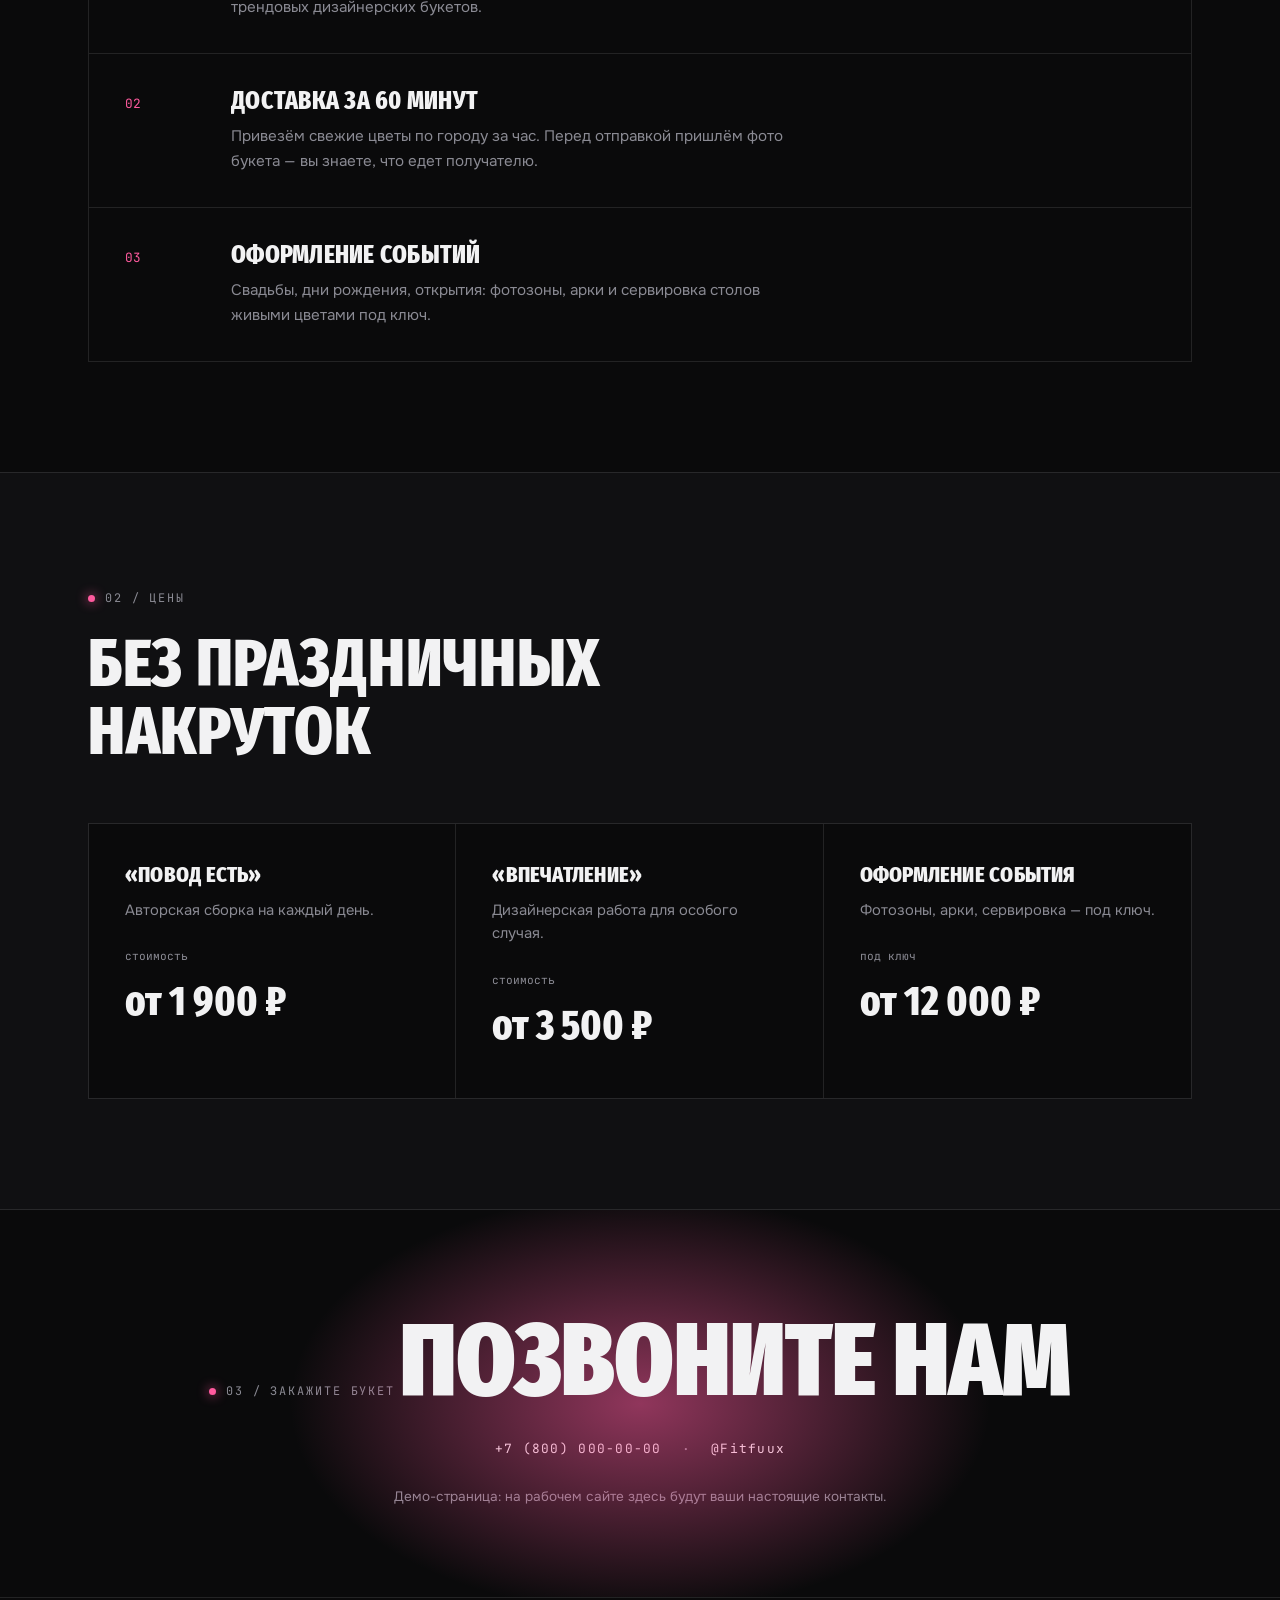
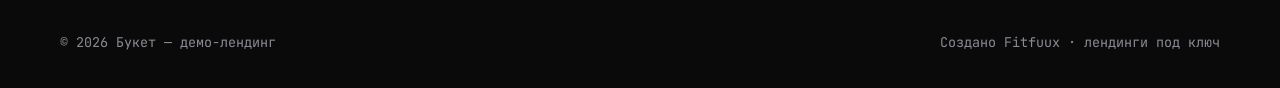
<file: florist.html>
<!DOCTYPE html>
<html lang="ru">
<head>
  <meta charset="UTF-8">
  <meta name="viewport" content="width=device-width, initial-scale=1.0, viewport-fit=cover">
  <title>Магазин цветов «Букет» — демо-лендинг</title>
  <meta name="description" content="Свежие цветы с доставкой по городу за 60 минут. Демо-лендинг для цветочного магазина от Fitfuux.">
  <meta name="theme-color" content="#0a0a0b">
  <link rel="preconnect" href="https://fonts.googleapis.com">
  <link rel="preconnect" href="https://fonts.gstatic.com" crossorigin>
  <link rel="stylesheet" href="https://fonts.googleapis.com/css2?family=Fira+Sans+Extra+Condensed:ital,wght@0,500;0,600;0,700;0,800;0,900;1,700;1,800&family=JetBrains+Mono:wght@400;500;700&family=Onest:wght@400;500;600&display=swap">
  <style>
    :root {
      --bg:#0a0a0b; --bg-2:#101012; --line:rgba(255,255,255,.1); --line-soft:rgba(255,255,255,.06);
      --text:#f2f2f3; --muted:#8a8a93; --acid:#ff5a9e; --acid-dim:rgba(255,90,158,.55);
      --cond:"Fira Sans Extra Condensed","Arial Narrow",sans-serif; --mono:"JetBrains Mono",monospace; --body:"Onest",system-ui,sans-serif;
      --container:1160px; --ease:cubic-bezier(.22,1,.36,1);
    }
    *{margin:0;padding:0;box-sizing:border-box}
    html{scroll-behavior:smooth;overflow-x:hidden}
    body{background:var(--bg);color:var(--text);font-family:var(--body);font-size:17px;line-height:1.6;overflow-x:hidden;-webkit-font-smoothing:antialiased}
    .grain{position:fixed;inset:0;z-index:60;pointer-events:none;opacity:.06;mix-blend-mode:overlay;background-image:url("data:image/svg+xml,%3Csvg xmlns='http://www.w3.org/2000/svg' width='200' height='200'%3E%3Cfilter id='n'%3E%3CfeTurbulence type='fractalNoise' baseFrequency='.9' numOctaves='2'/%3E%3C/filter%3E%3Crect width='100%25' height='100%25' filter='url(%23n)'/%3E%3C/svg%3E");background-size:200px 200px}
    .container{max-width:var(--container);margin:0 auto;padding:0 28px}
    ::selection{background:var(--acid);color:#0a0a0b}
    h1,h2,h3{font-family:var(--cond);font-weight:800;line-height:1.02;text-transform:uppercase;letter-spacing:.01em}
    .eyebrow{font-family:var(--mono);font-size:.74rem;letter-spacing:.16em;text-transform:uppercase;color:var(--muted);display:inline-flex;align-items:center;gap:10px;margin-bottom:22px}
    .eyebrow .dot{width:7px;height:7px;border-radius:50%;background:var(--acid);box-shadow:0 0 12px var(--acid);animation:pulse 2s infinite}
    @keyframes pulse{0%,100%{opacity:1}50%{opacity:.35}}
    .h-xl{font-size:clamp(2.4rem,6vw,4.2rem);margin-bottom:20px}
    .section{padding:110px 0;position:relative}
    .section__head{margin-bottom:56px}
    .btn{display:inline-flex;align-items:center;gap:12px;padding:16px 26px;font-family:var(--body);font-weight:600;font-size:.95rem;text-decoration:none;border:1px solid transparent;cursor:pointer;transition:transform .2s var(--ease),background .2s ease,color .2s ease,border-color .2s ease;position:relative;overflow:hidden}
    .btn .ico{width:16px;height:16px;flex-shrink:0;transition:transform .25s var(--ease)}
    .btn:hover .ico{transform:translateX(4px)}
    .btn--acid{background:var(--acid);color:#0a0a0b}
    .btn--acid:hover{transform:translateY(-2px);box-shadow:0 16px 40px var(--acid-dim)}
    .btn--ghost{border-color:var(--line);color:var(--text);background:transparent}
    .btn--ghost:hover{border-color:var(--acid);color:var(--acid);transform:translateY(-2px)}
    .btn--sm{padding:12px 20px;font-size:.88rem}
    .btn::before{content:"";position:absolute;top:0;left:-100%;width:60%;height:100%;background:linear-gradient(100deg,transparent,rgba(255,255,255,.35),transparent);transform:skewX(-20deg);animation:sheen 4.5s infinite}
    @keyframes sheen{0%,60%{left:-100%}100%{left:200%}}
    .site-header{position:sticky;top:0;z-index:50;background:rgba(10,10,11,.82);backdrop-filter:blur(16px);border-bottom:1px solid var(--line-soft)}
    .hdr-inner{display:flex;align-items:center;justify-content:space-between;min-height:74px;gap:24px}
    .logo{display:inline-flex;align-items:center;gap:12px;text-decoration:none;color:var(--text);line-height:1}
    .logo .fit{font-family:var(--cond);font-weight:900;text-transform:uppercase;font-size:2rem;letter-spacing:.02em;color:var(--text);transition:letter-spacing .3s var(--ease)}
    .logo .fit .x{color:var(--acid)}
    .logo:hover .fit{letter-spacing:.06em}
    .site-nav{display:flex;align-items:center;gap:32px}
    .site-nav>a{color:var(--muted);text-decoration:none;font-size:.92rem;font-weight:500;position:relative;padding:6px 0;transition:color .2s ease}
    .site-nav>a:hover{color:var(--text)}
    .site-nav>a::after{content:"";position:absolute;left:0;bottom:0;width:0;height:2px;background:var(--acid);transition:width .3s var(--ease)}
    .site-nav>a:hover::after{width:100%}
    .site-nav>a.btn::after{display:none}
    .burger{display:none;flex-direction:column;gap:6px;background:none;border:1px solid var(--line);padding:13px 12px;cursor:pointer;border-radius:4px}
    .burger i{width:22px;height:2px;background:var(--text);transition:transform .25s var(--ease),opacity .2s ease}
    .burger.is-open i:nth-child(1){transform:translateY(8px) rotate(45deg)}
    .burger.is-open i:nth-child(2){transform:translateY(0) rotate(-45deg)}
    .hero{position:relative;padding:120px 0 90px;overflow:hidden}
    .hero::before{content:"";position:absolute;inset:0;pointer-events:none;background:radial-gradient(700px 520px at 80% 0%,var(--acid-dim),transparent 60%),radial-gradient(600px 500px at 8% 90%,rgba(255,255,255,.035),transparent 60%)}
    .hero-type{font-family:var(--cond);font-weight:900;line-height:.9;text-transform:uppercase;font-size:clamp(3.4rem,11vw,9rem);letter-spacing:-.01em;margin:-10px 0 6px}
    .hero-type .t-line{display:block;overflow:hidden}
    .hero-type .t-line>span{display:inline-block;animation:rise 1s var(--ease) both}
    .hero-type .t-line--2{color:transparent;-webkit-text-stroke:1.5px var(--acid);margin-bottom:30px}
    @keyframes rise{from{transform:translateY(110%);opacity:0}to{transform:none;opacity:1}}
    .hero-sr{position:absolute;width:1px;height:1px;overflow:hidden;clip:rect(0 0 0 0);clip-path:inset(50%);white-space:nowrap}
    .hero-lead{color:var(--muted);font-size:clamp(1rem,1.7vw,1.18rem);max-width:600px;margin-bottom:36px}
    .hero-actions{display:flex;flex-wrap:wrap;gap:16px;margin-bottom:50px}
    .hero-stats{display:flex;flex-wrap:wrap;gap:56px;border-top:1px solid var(--line);padding-top:34px}
    .hero-stat dt{font-family:var(--cond);font-size:clamp(2rem,3.4vw,2.8rem);font-weight:800;color:var(--acid);line-height:1}
    .hero-stat dd{font-family:var(--mono);font-size:.75rem;color:var(--muted);margin-top:6px;letter-spacing:.05em}
    .ticker{border-top:1px solid var(--line);border-bottom:1px solid var(--line);background:var(--bg-2);overflow:hidden}
    .ticker__track{display:flex;width:max-content;white-space:nowrap;animation:tick 26s linear infinite;padding:18px 0}
    .ticker:hover .ticker__track{animation-play-state:paused}
    .ticker__track span{font-family:var(--cond);font-style:italic;font-weight:800;text-transform:uppercase;font-size:1.6rem;color:var(--muted);margin:0 40px}
    .ticker__track b{color:var(--acid);font-weight:900}
    @keyframes tick{to{transform:translateX(-50%)}}
    .cards{list-style:none;border:1px solid var(--line)}
    .card{display:grid;grid-template-columns:80px 1fr;gap:26px;padding:34px 36px;border-bottom:1px solid var(--line);align-items:start;transition:padding-left .3s var(--ease),background .3s ease}
    .card:last-child{border-bottom:none}
    .card:hover{padding-left:48px;background:var(--bg-2)}
    .card .n{font-family:var(--mono);font-size:.8rem;color:var(--acid);padding-top:6px}
    .card h3{font-size:1.6rem;margin-bottom:10px}
    .card p{color:var(--muted);font-size:.95rem;max-width:560px}
    .price-grid{display:grid;grid-template-columns:repeat(3,1fr);gap:0;border:1px solid var(--line)}
    .price-card{padding:40px 36px;border-right:1px solid var(--line);background:var(--bg);position:relative;transition:background .3s ease}
    .price-card:last-child{border-right:none}
    .price-card:hover{background:var(--bg-2)}
    .price-card h3{font-size:1.4rem;margin-bottom:12px}
    .price-card p{color:var(--muted);font-size:.92rem;margin-bottom:26px}
    .price-card .val{font-family:var(--cond);font-size:2.6rem;font-weight:800}
    .price-card .val small{font-family:var(--mono);font-size:.7rem;color:var(--muted);font-weight:400;display:block;margin-bottom:2px}
    .price-card::after{content:"";position:absolute;top:0;left:0;right:0;height:3px;background:var(--acid);transform:scaleX(0);transform-origin:left;transition:transform .4s var(--ease)}
    .price-card:hover::after{transform:scaleX(1)}
    .rnd{border-radius:100%}
    .cta{text-align:center;padding:100px 0 90px;position:relative;overflow:hidden}
    .cta::before{content:"";position:absolute;inset:0;background:radial-gradient(500px 300px at 50% 50%,var(--acid-dim),transparent 70%)}
    .cta .big{display:inline-block;font-family:var(--cond);font-weight:900;text-transform:uppercase;font-size:clamp(2.6rem,8vw,6.5rem);color:var(--text);text-decoration:none;line-height:1;transition:color .3s ease;position:relative}
    .cta .big:hover{color:var(--acid)}
    .cta .big span{display:block}
    .cta .big-sub{font-family:var(--mono);font-size:.8rem;letter-spacing:.1em;color:var(--muted);margin-top:16px;display:flex;align-items:center;gap:20px;justify-content:center;flex-wrap:wrap}
    .cta .big-sub a{color:var(--text);text-decoration:none}
    .cta .big-sub a:hover{color:var(--acid)}
    .site-footer{border-top:1px solid var(--line)}
    .footer-inner{display:flex;align-items:center;justify-content:space-between;flex-wrap:wrap;gap:14px;color:var(--muted);font-size:.84rem;font-family:var(--mono);padding:34px 0}
    .footer-inner a{color:var(--muted);text-decoration:none}
    .footer-inner a:hover{color:var(--acid)}
    .reveal{opacity:0;transform:translateY(44px);transition:opacity .8s var(--ease),transform .8s var(--ease)}
    .reveal.in{opacity:1;transform:none}
    [data-delay="1"]{transition-delay:.1s}[data-delay="2"]{transition-delay:.2s}[data-delay="3"]{transition-delay:.3s}
    @media(max-width:960px){
      .burger{display:flex}
      .site-nav{position:absolute;top:74px;left:0;right:0;flex-direction:column;align-items:stretch;gap:0;background:var(--bg-2);border-bottom:1px solid var(--line);padding:16px 28px 24px;transform:translateY(-10px);opacity:0;pointer-events:none;transition:opacity .3s ease,transform .3s var(--ease)}
      .site-nav.is-open{opacity:1;pointer-events:auto;transform:none}
      .site-nav>a{padding:14px 0;border-bottom:1px solid var(--line-soft);font-size:1rem}
      .site-nav>a.btn{margin-top:18px;text-align:center;border-bottom:none;justify-content:center}
      .hero{padding:70px 0 70px}
      .hero-stats{gap:28px}
      .card{grid-template-columns:1fr;gap:10px;padding:28px}
      .price-grid{grid-template-columns:1fr}
      .price-card{border-right:none;border-bottom:1px solid var(--line)}
      .price-card:last-child{border-bottom:none}
      .section{padding:80px 0}
    }
    @media(prefers-reduced-motion:reduce){html{scroll-behavior:auto}*,*::before,*::after{animation:none!important;transition-duration:.01ms!important}.reveal{opacity:1;transform:none}}
  </style>
</head>
<body>
<div class="grain" aria-hidden="true"></div>

<header class="site-header">
  <div class="container hdr-inner">
    <a class="logo" href="#top"><span class="fit">Букет<span class="x">.</span></span></a>
    <button class="burger" type="button" aria-label="Открыть меню" aria-expanded="false"><i></i><i></i></button>
    <nav class="site-nav">
      <a href="#services">Букеты</a><a href="#prices">Цены</a><a href="#contact">Контакты</a>
      <a class="btn btn--acid btn--sm" href="#contact">Заказать букет</a>
    </nav>
  </div>
</header>

<main id="top">
  <section class="hero">
    <div class="container">
      <p class="eyebrow"><span class="dot"></span>Свежие цветы с доставкой по городу</p>
      <div class="hero-type">
        <span class="t-line"><span style="animation-delay:.05s">Букеты,</span></span>
        <span class="t-line"><span style="animation-delay:.15s">от которых</span></span>
        <span class="t-line t-line--2"><span style="animation-delay:.25s">замирает сердце</span></span>
      </div>
      <h1 class="hero-sr">Магазин цветов «Букет» — доставка за 60 минут</h1>
      <p class="hero-lead">Собираем букеты из свежих цветов и привозим за 60 минут. Оформляем свадьбы, дни рождения и любые поводы — от «просто так» до «навсегда».</p>
      <div class="hero-actions">
        <a class="btn btn--acid" href="#prices">Выбрать букет <svg class="ico" viewBox="0 0 24 24" aria-hidden="true"><path d="M7 17 17 7M9 7h8v8" fill="none" stroke="currentColor" stroke-width="1.8" stroke-linecap="square"/></svg></a>
        <a class="btn btn--ghost" href="#contact">Как нас найти</a>
      </div>
      <dl class="hero-stats">
        <div class="hero-stat"><dt>60</dt><dd>мин доставка по городу</dd></div>
        <div class="hero-stat"><dt>300</dt><dd>букетов собрали за год</dd></div>
        <div class="hero-stat"><dt>7–22</dt><dd>работаем без выходных</dd></div>
      </dl>
    </div>
  </section>

  <div class="ticker" aria-hidden="true">
    <div class="ticker__track">
      <span>Авторские букеты<b> →</b></span><span>Доставка за 60 минут<b> →</b></span><span>Оформление событий<b> →</b></span><span>Свежие цветы<b> →</b></span>
      <span>Авторские букеты<b> →</b></span><span>Доставка за 60 минут<b> →</b></span><span>Оформление событий<b> →</b></span><span>Свежие цветы<b> →</b></span>
    </div>
  </div>

  <section class="section" id="services">
    <div class="container">
      <div class="section__head">
        <p class="eyebrow reveal"><span class="dot"></span>01 / Что мы делаем</p>
        <h2 class="h-xl reveal" data-delay="1">Цветы под<br>ваш повод</h2>
      </div>
      <ol class="cards">
        <li class="card reveal"><span class="n">01</span><div><h3>Авторские букеты</h3><p>Соберём композицию под повод, вкус и бюджет — от классических роз до трендовых дизайнерских букетов.</p></div></li>
        <li class="card reveal" data-delay="1"><span class="n">02</span><div><h3>Доставка за 60 минут</h3><p>Привезём свежие цветы по городу за час. Перед отправкой пришлём фото букета — вы знаете, что едет получателю.</p></div></li>
        <li class="card reveal" data-delay="2"><span class="n">03</span><div><h3>Оформление событий</h3><p>Свадьбы, дни рождения, открытия: фотозоны, арки и сервировка столов живыми цветами под ключ.</p></div></li>
      </ol>
    </div>
  </section>

  <section class="section" id="prices" style="background:var(--bg-2);border-top:1px solid var(--line);border-bottom:1px solid var(--line)">
    <div class="container">
      <div class="section__head">
        <p class="eyebrow reveal"><span class="dot"></span>02 / Цены</p>
        <h2 class="h-xl reveal" data-delay="1">Без праздничных<br>накруток</h2>
      </div>
      <div class="price-grid">
        <div class="price-card reveal" data-delay="1"><h3>«Повод есть»</h3><p>Авторская сборка на каждый день.</p><div class="val"><small>стоимость</small>от 1 900 ₽</div></div>
        <div class="price-card reveal" data-delay="2"><h3>«Впечатление»</h3><p>Дизайнерская работа для особого случая.</p><div class="val"><small>стоимость</small>от 3 500 ₽</div></div>
        <div class="price-card reveal" data-delay="3"><h3>Оформление события</h3><p>Фотозоны, арки, сервировка — под ключ.</p><div class="val"><small>под ключ</small>от 12 000 ₽</div></div>
      </div>
    </div>
  </section>

  <section class="cta" id="contact">
    <div class="container">
      <p class="eyebrow"><span class="dot"></span>03 / Закажите букет</p>
      <a class="big" href="tel:+78000000000"><span>Позвоните нам</span></a>
      <p class="big-sub">
        <a href="tel:+78000000000">+7 (800) 000-00-00</a>
        <span>·</span>
        <a href="https://t.me/Fitfuux">@Fitfuux</a>
      </p>
      <p style="color:var(--muted);font-size:.85rem;margin-top:26px">Демо-страница: на рабочем сайте здесь будут ваши настоящие контакты.</p>
    </div>
  </section>
</main>

<footer class="site-footer">
  <div class="container footer-inner">
    <p>© <span class="year">2026</span> Букет — демо-лендинг</p>
    <p>Создано <a href="https://lecalecaleca228-cmyk.github.io/landing/#contact">Fitfuux</a> · лендинги под ключ</p>
  </div>
</footer>

<script>
(function(){
  var rm=window.matchMedia("(prefers-reduced-motion: reduce)").matches;
  var b=document.querySelector(".burger"),n=document.querySelector(".site-nav");
  b.addEventListener("click",function(){var o=n.classList.toggle("is-open");b.classList.toggle("is-open",o);b.setAttribute("aria-expanded",String(o))});
  n.querySelectorAll("a").forEach(function(l){l.addEventListener("click",function(){n.classList.remove("is-open");b.classList.remove("is-open");b.setAttribute("aria-expanded","false")})});
  var r=document.querySelectorAll(".reveal");
  function on(){r.forEach(function(e){e.classList.add("in")})}
  if("IntersectionObserver" in window&&!rm){var io=new IntersectionObserver(function(en){en.forEach(function(e){if(e.isIntersecting){e.target.classList.add("in");io.unobserve(e.target)}})},{threshold:.15});r.forEach(function(e){io.observe(e)})}else{on()}
  document.querySelector(".year").textContent=new Date().getFullYear();
})();
</script>
</body>
</html>
</file>
